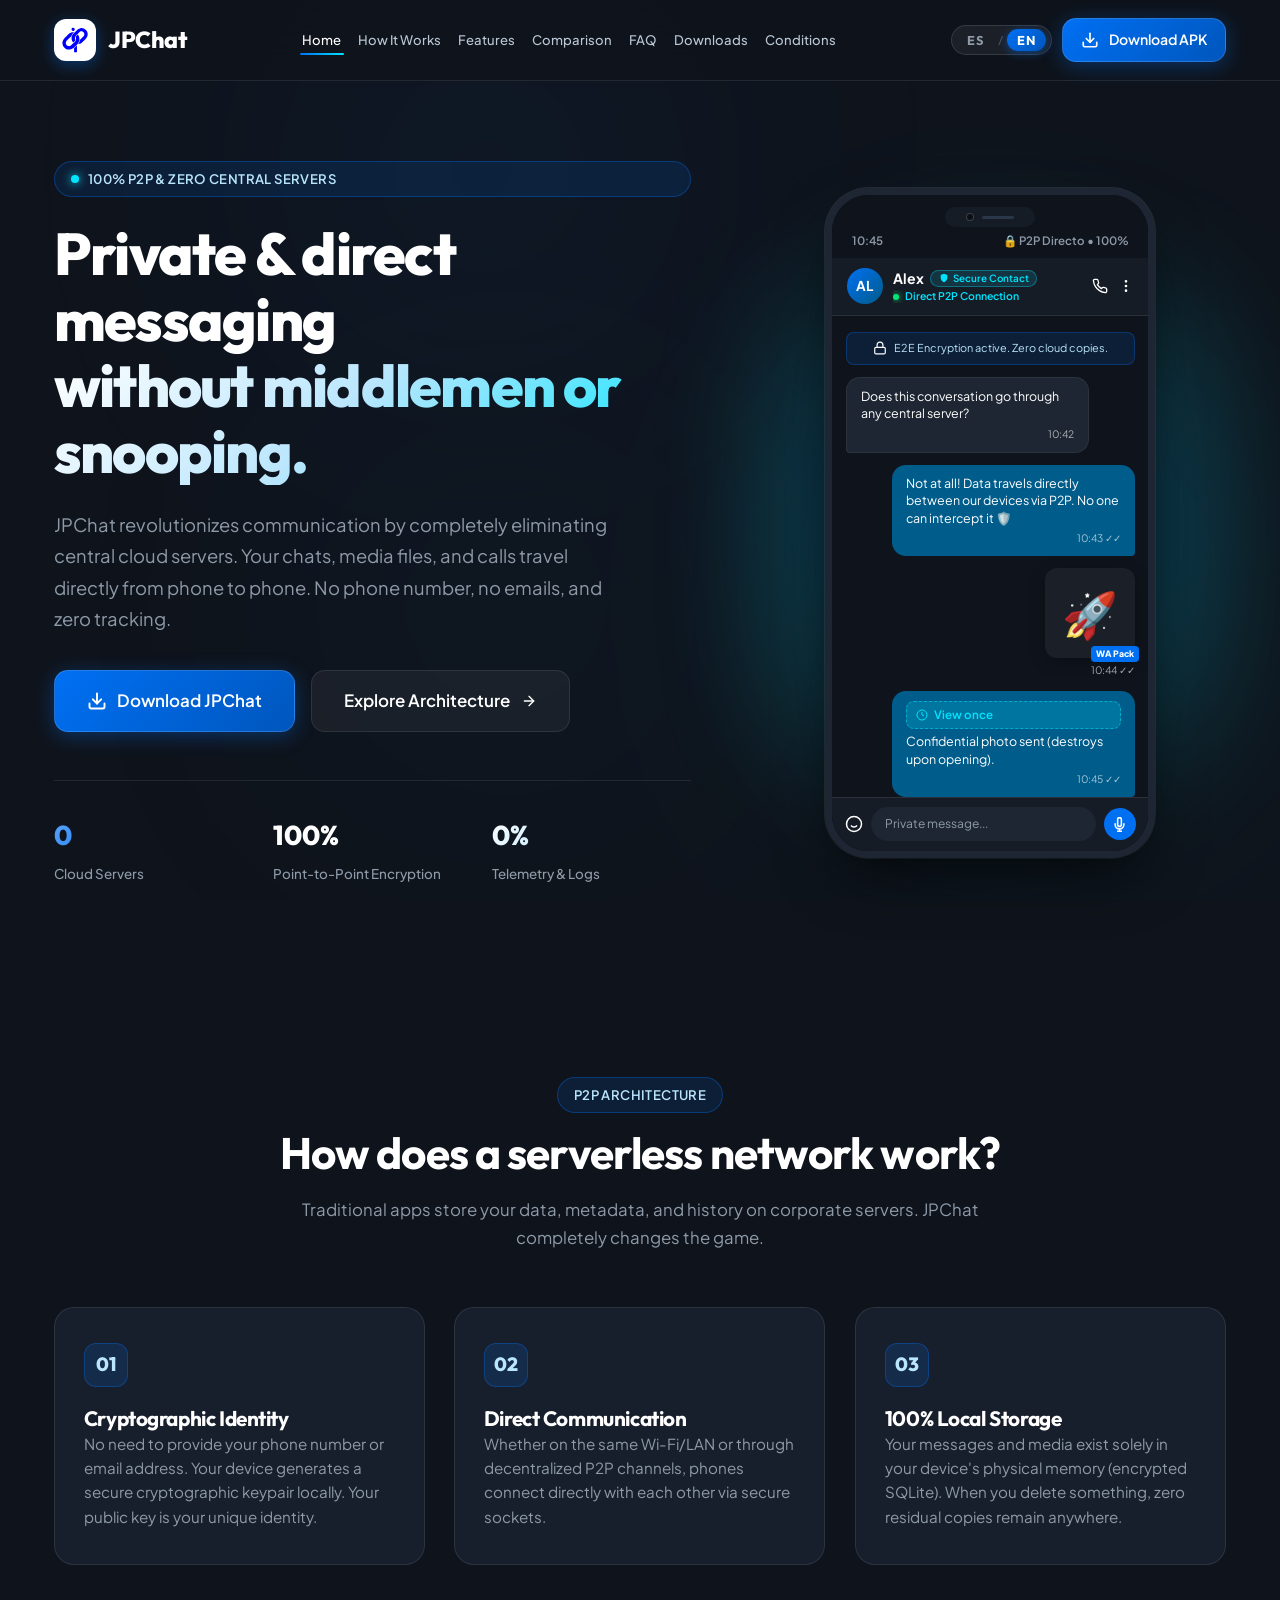
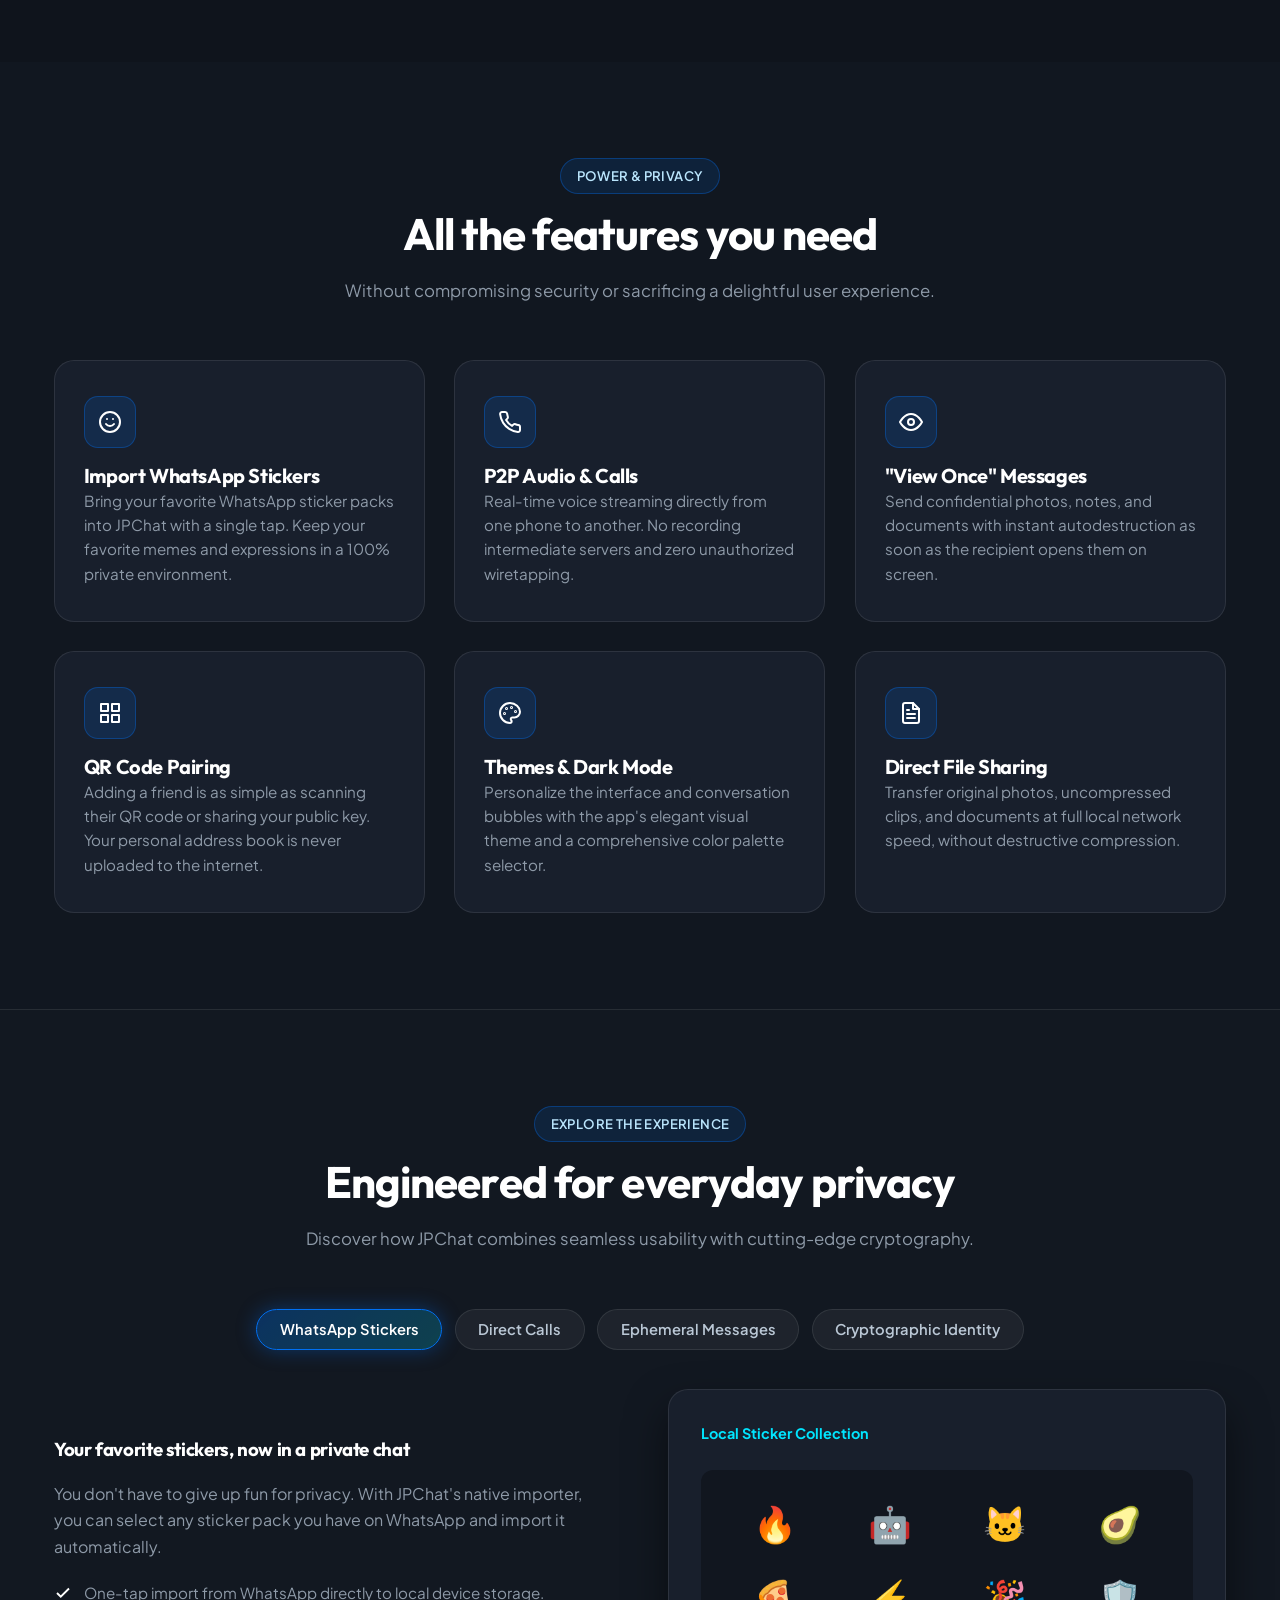
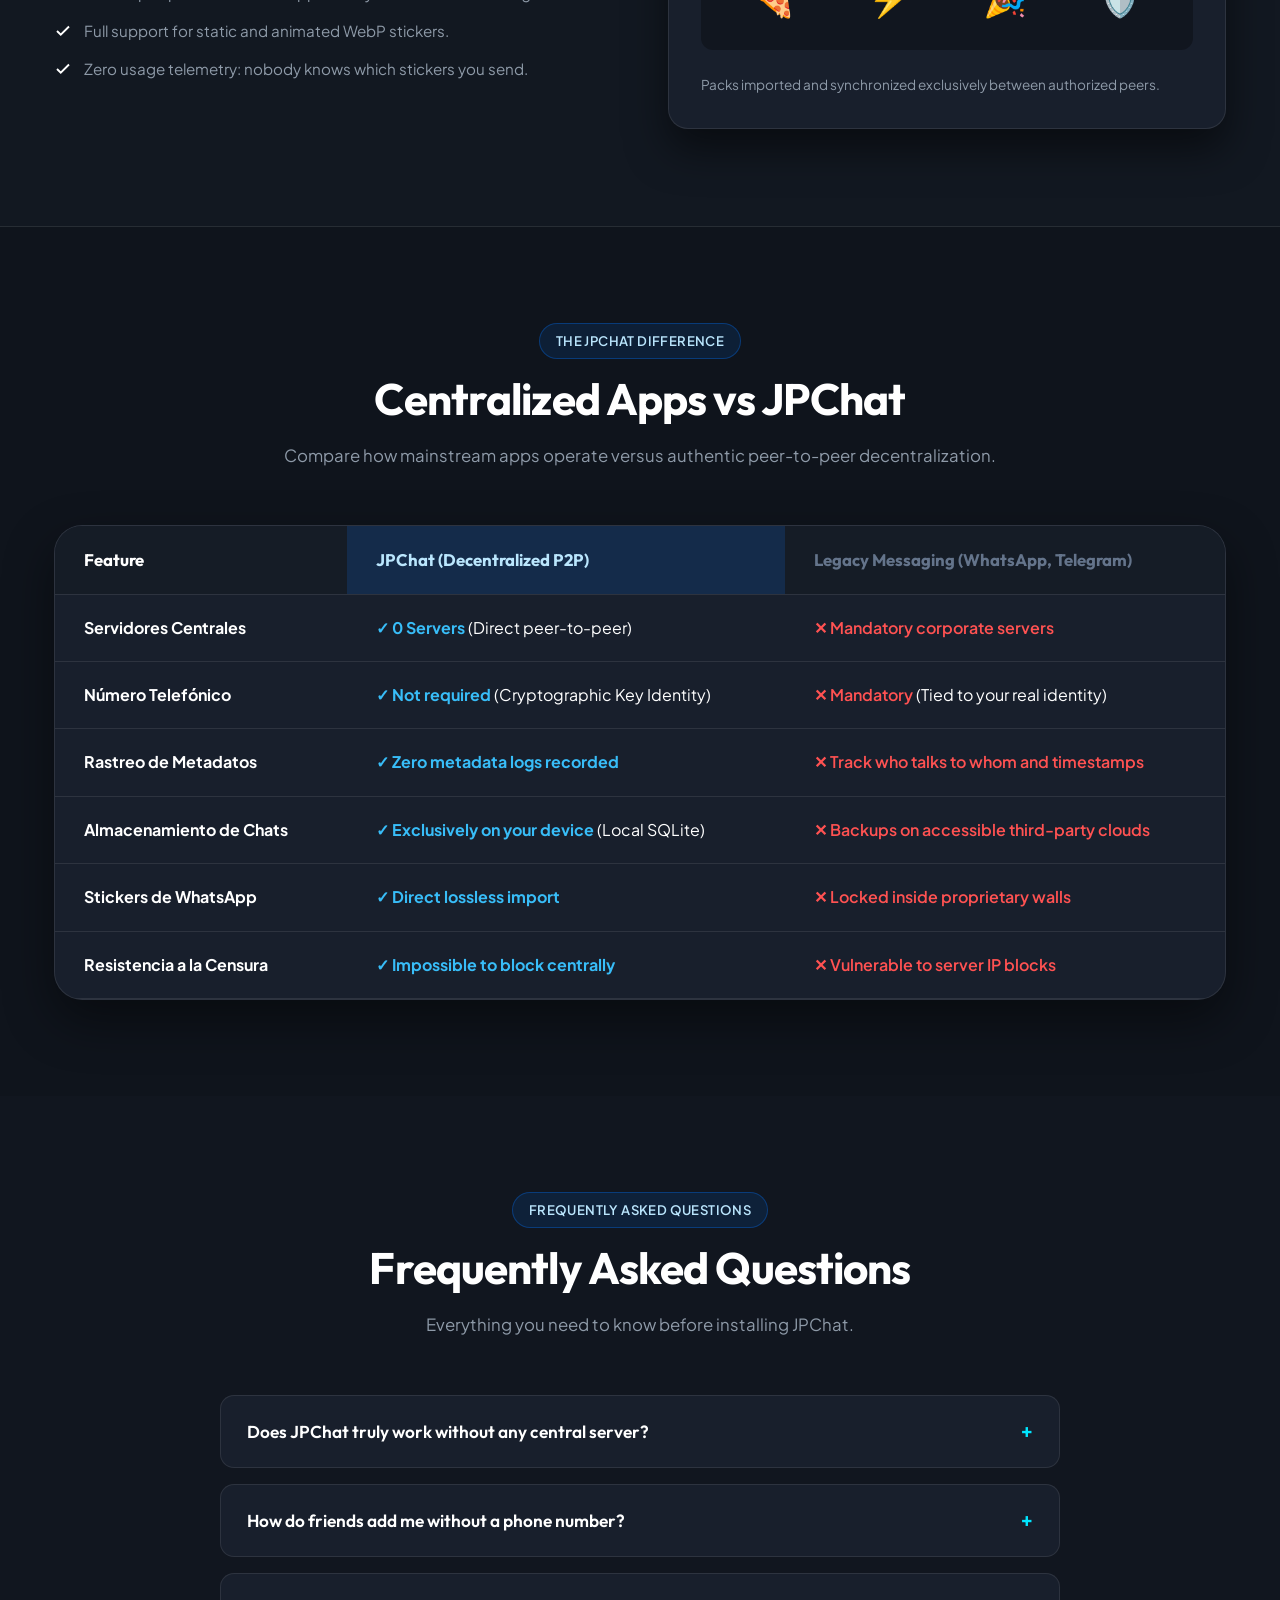
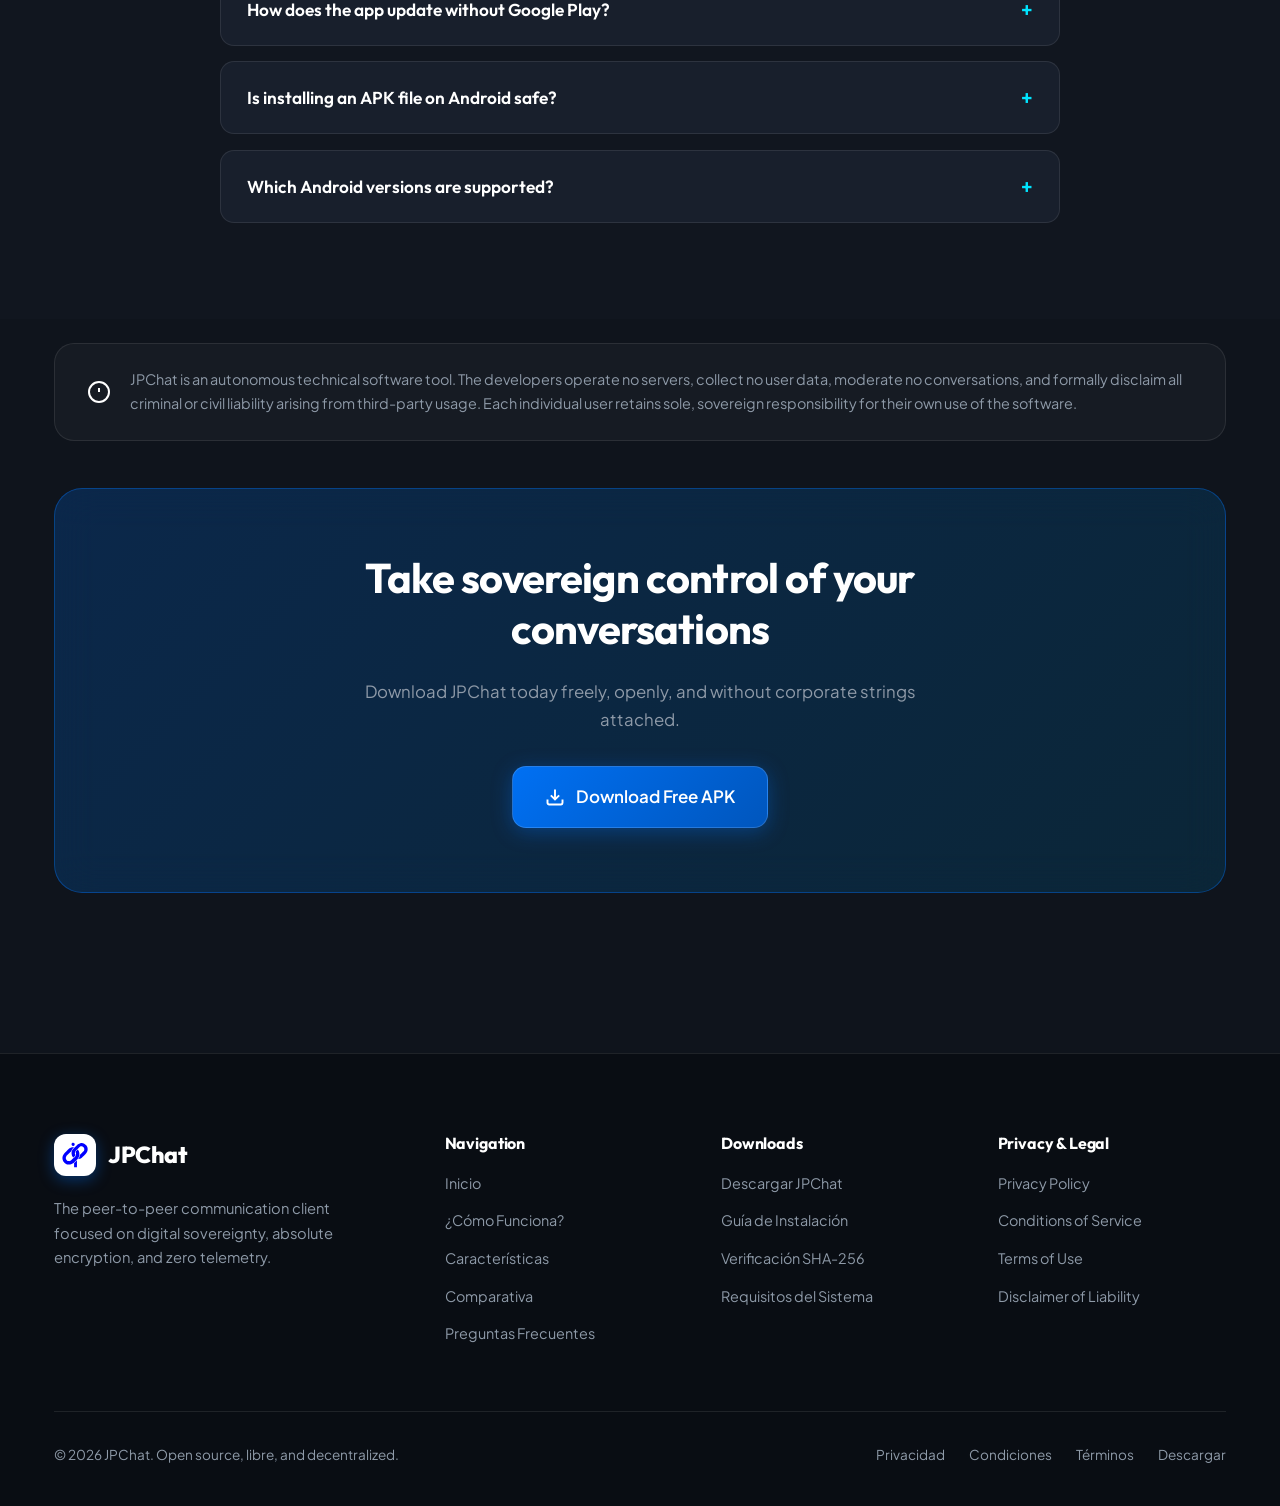
<file: index.html>
<!DOCTYPE html>
<html lang="es">
<head>
  <meta charset="UTF-8">
  <meta name="viewport" content="width=device-width, initial-scale=1.0">
  <title>JPChat | Mensajería P2P 100% Descentralizada y Privada</title>
  <meta name="description" content="JPChat es la aplicación de mensajería peer-to-peer (P2P) sin servidores centrales. Cifrado de extremo a extremo, llamadas directas, stickers de WhatsApp y máxima privacidad sin número de teléfono.">
  <meta name="theme-color" content="#0F141C">
  <link rel="stylesheet" href="styles.css?v=3.1">
  <link rel="icon" type="image/svg+xml" href="logo.svg">
  <noscript>
    <style>
      .reveal, .reveal-scale, .reveal-left, .reveal-right {
        opacity: 1 !important;
        transform: none !important;
        animation: none !important;
      }
    </style>
  </noscript>
</head>
<body>

  <!-- Ambient Glowing Background Lights -->
  <div class="ambient-glow">
    <div class="glow-orb glow-orb-1"></div>
    <div class="glow-orb glow-orb-2"></div>
    <div class="glow-orb glow-orb-3"></div>
  </div>

  <!-- Main Navigation Header -->
  <header class="header">
    <div class="container nav-container">
      <a href="index.html" class="brand-logo" aria-label="JPChat Inicio">
        <div class="logo-badge">
          <img src="logo.svg" alt="JPChat Logo">
        </div>
        <span class="brand-name">JPChat</span>
      </a>

      <nav>
        <ul class="nav-menu">
          <li><a href="#inicio" class="nav-link active" data-i18n="nav.home">Inicio</a></li>
          <li><a href="#como-funciona" class="nav-link" data-i18n="nav.how_it_works">¿Cómo Funciona?</a></li>
          <li><a href="#caracteristicas" class="nav-link" data-i18n="nav.features">Funciones</a></li>
          <li><a href="#comparativa" class="nav-link" data-i18n="nav.comparison">Comparativa</a></li>
          <li><a href="#faq" class="nav-link" data-i18n="nav.faq">FAQ</a></li>
          <li><a href="descargas.html" class="nav-link" data-i18n="nav.downloads">Descargas</a></li>
          <li><a href="condiciones.html" class="nav-link" data-i18n="nav.conditions">Condiciones</a></li>
          <li class="mobile-lang-item">
            <div class="lang-switcher" role="group" aria-label="Idioma">
              <button type="button" class="lang-btn active" data-lang="es">ES</button>
              <span class="lang-divider">/</span>
              <button type="button" class="lang-btn" data-lang="en">EN</button>
            </div>
          </li>
        </ul>
      </nav>

      <div class="nav-actions">
        <div class="lang-switcher" role="group" aria-label="Selector de idioma">
          <button type="button" class="lang-btn active" data-lang="es">ES</button>
          <span class="lang-divider">/</span>
          <button type="button" class="lang-btn" data-lang="en">EN</button>
        </div>
        <a href="descargas.html" class="btn btn-primary" id="headerDownloadBtn">
          <svg width="18" height="18" viewBox="0 0 24 24" fill="none" stroke="#FFFFFF" stroke-width="2.2" stroke-linecap="round" stroke-linejoin="round">
            <path d="M21 15v4a2 2 0 0 1-2 2H5a2 2 0 0 1-2-2v-4"></path>
            <polyline points="7 10 12 15 17 10"></polyline>
            <line x1="12" y1="15" x2="12" y2="3"></line>
          </svg>
          <span data-i18n="nav.download_apk">Descargar APK</span>
        </a>
        <button class="mobile-toggle" aria-label="Abrir Menú" aria-expanded="false">&#9776;</button>
      </div>
    </div>
  </header>

  <!-- Hero Section -->
  <section class="hero-section" id="inicio">
    <div class="container hero-grid">
      
      <!-- Text & Value Proposition -->
      <div class="hero-content">
        <div class="badge-tag reveal delay-1">
          <span class="pulse-dot"></span>
          <span data-i18n="hero.badge">100% P2P & Cero Servidores Centrales</span>
        </div>

        <h1 class="hero-title reveal delay-2" data-i18n="hero.title">
          Mensajería privada y directa <br>
          <span class="text-gradient">sin intermediarios ni espías.</span>
        </h1>

        <p class="hero-description reveal delay-3" data-i18n="hero.description">
          JPChat revoluciona la comunicación eliminando por completo los servidores centrales en la nube. Tus chats, archivos multimedia y llamadas viajan directamente de teléfono a teléfono. Sin número telefónico, sin correos y sin rastreo.
        </p>

        <div class="hero-actions reveal delay-4">
          <a href="descargas.html" class="btn btn-primary btn-lg">
            <svg width="20" height="20" viewBox="0 0 24 24" fill="none" stroke="#FFFFFF" stroke-width="2.3" stroke-linecap="round" stroke-linejoin="round">
              <path d="M21 15v4a2 2 0 0 1-2 2H5a2 2 0 0 1-2-2v-4"></path>
              <polyline points="7 10 12 15 17 10"></polyline>
              <line x1="12" y1="15" x2="12" y2="3"></line>
            </svg>
            <span data-i18n="hero.btn_download">Descargar JPChat</span>
          </a>
          <a href="#como-funciona" class="btn btn-secondary btn-lg">
            <span data-i18n="hero.btn_architecture">Conoce la Arquitectura</span>
            <svg width="16" height="16" viewBox="0 0 24 24" fill="none" stroke="#FFFFFF" stroke-width="2" stroke-linecap="round" stroke-linejoin="round">
              <line x1="5" y1="12" x2="19" y2="12"></line>
              <polyline points="12 5 19 12 12 19"></polyline>
            </svg>
          </a>
        </div>

        <div class="hero-highlights reveal delay-5">
          <div class="highlight-item">
            <span class="highlight-value text-gradient-blue">0</span>
            <span class="highlight-label" data-i18n="hero.stat1_label">Servidores en la nube</span>
          </div>
          <div class="highlight-item">
            <span class="highlight-value">100%</span>
            <span class="highlight-label" data-i18n="hero.stat2_label">Cifrado punto a punto</span>
          </div>
          <div class="highlight-item">
            <span class="highlight-value text-gradient">0%</span>
            <span class="highlight-label" data-i18n="hero.stat3_label">Telemetría y registros</span>
          </div>
        </div>
      </div>

      <!-- CSS Smartphone UI Showcase Mockup -->
      <div class="phone-mockup-wrapper reveal-scale delay-2">
        <div class="phone-glow-bg"></div>
        <div class="phone-frame">
          <div class="phone-notch">
            <div class="phone-camera"></div>
            <div class="phone-speaker"></div>
          </div>

          <div class="phone-screen">
            <!-- Android Status Bar -->
            <div class="phone-status-bar">
              <span>10:45</span>
              <span>🔒 P2P Directo • 100%</span>
            </div>

            <!-- In-App Top Bar -->
            <div class="phone-app-bar">
              <div class="phone-peer-avatar">AL</div>
              <div class="phone-peer-info">
                <div class="phone-peer-name">
                  <span class="phone-peer-title">Alex</span>
                  <span class="phone-peer-tag">
                    <svg width="10" height="10" viewBox="0 0 24 24" fill="#00E5FF">
                      <path d="M12 2L4 5v6.09c0 5.05 3.41 9.76 8 10.91 4.59-1.15 8-5.86 8-10.91V5l-8-3z"></path>
                    </svg>
                    <span class="tag-desktop-text" data-i18n="mockup.tag_desktop">Contacto Seguro</span>
                    <span class="tag-mobile-text" data-i18n="mockup.tag_mobile">Seguro</span>
                  </span>
                </div>
                <div class="phone-p2p-badge">
                  <span class="phone-online-dot"></span>
                  <span class="badge-desktop-text" data-i18n="mockup.badge_desktop">Conexión P2P Directa</span>
                  <span class="badge-mobile-text" data-i18n="mockup.badge_mobile">P2P Directo</span>
                </div>
              </div>
              <div class="phone-app-actions">
                <svg width="16" height="16" viewBox="0 0 24 24" fill="none" stroke="#FFFFFF" stroke-width="2"><path d="M22 16.92v3a2 2 0 0 1-2.18 2 19.79 19.79 0 0 1-8.63-3.07 19.5 19.5 0 0 1-6-6 19.79 19.79 0 0 1-3.07-8.67A2 2 0 0 1 4.11 2h3a2 2 0 0 1 2 1.72 12.84 12.84 0 0 0 .7 2.81 2 2 0 0 1-.45 2.11L8.09 9.91a16 16 0 0 0 6 6l1.27-1.27a2 2 0 0 1 2.11-.45 12.84 12.84 0 0 0 2.81.7A2 2 0 0 1 22 16.92z"></path></svg>
                <svg width="16" height="16" viewBox="0 0 24 24" fill="none" stroke="#FFFFFF" stroke-width="2"><circle cx="12" cy="12" r="1"></circle><circle cx="12" cy="5" r="1"></circle><circle cx="12" cy="19" r="1"></circle></svg>
              </div>
            </div>

            <!-- Messages Stream -->
            <div class="phone-chat-body">
              <div class="chat-security-banner">
                <svg width="14" height="14" viewBox="0 0 24 24" fill="none" stroke="#FFFFFF" stroke-width="2"><rect x="3" y="11" width="18" height="11" rx="2" ry="2"></rect><path d="M7 11V7a5 5 0 0 1 10 0v4"></path></svg>
                <span data-i18n="mockup.security_banner">Cifrado E2E activo. Cero copias en la nube.</span>
              </div>

              <!-- Incoming Message (#1E2633) -->
              <div class="chat-bubble incoming">
                <span data-i18n="mockup.incoming_msg">¿Esta conversación pasa por algún servidor central?</span>
                <span class="chat-time">10:42</span>
              </div>

              <!-- Outgoing Message (#005C8A) -->
              <div class="chat-bubble outgoing">
                <span data-i18n="mockup.outgoing_msg">¡Para nada! Los datos viajan directo entre nuestros dispositivos vía P2P. Nadie puede interceptarlo 🛡️</span>
                <span class="chat-time">10:43 ✓✓</span>
              </div>

              <!-- WhatsApp Sticker Message -->
              <div class="chat-sticker-bubble">
                <div class="sticker-wrapper">
                  <span>🚀</span>
                  <span class="sticker-tag">WA Pack</span>
                </div>
                <span class="chat-time" style="margin-top: 4px;">10:44 ✓✓</span>
              </div>

              <!-- Ephemeral Message -->
              <div class="chat-bubble outgoing">
                <div class="ephemeral-badge">
                  <svg width="12" height="12" viewBox="0 0 24 24" fill="none" stroke="#00E5FF" stroke-width="2"><circle cx="12" cy="12" r="10"></circle><polyline points="12 6 12 12 16 14"></polyline></svg>
                  <span data-i18n="mockup.view_once_tag">Ver una sola vez</span>
                </div>
                <span data-i18n="mockup.view_once_msg">Foto confidencial enviada (se destruye al abrirse).</span>
                <span class="chat-time">10:45 ✓✓</span>
              </div>
            </div>

            <!-- Chat Bottom Input Bar -->
            <div class="phone-chat-input-bar">
              <svg width="18" height="18" viewBox="0 0 24 24" fill="none" stroke="#FFFFFF" stroke-width="2"><circle cx="12" cy="12" r="10"></circle><path d="M8 14s1.5 2 4 2 4-2 4-2"></path><line x1="9" y1="9" x2="9.01" y2="9"></line><line x1="15" y1="9" x2="15.01" y2="9"></line></svg>
              <div class="chat-input-fake" data-i18n="mockup.input_placeholder">Mensaje privado...</div>
              <div class="chat-mic-btn">
                <svg width="15" height="15" viewBox="0 0 24 24" fill="none" stroke="#FFFFFF" stroke-width="2.5"><path d="M12 1a3 3 0 0 0-3 3v8a3 3 0 0 0 6 0V4a3 3 0 0 0-3-3z"></path><path d="M19 10v2a7 7 0 0 1-14 0v-2"></path><line x1="12" y1="19" x2="12" y2="23"></line><line x1="8" y1="23" x2="16" y2="23"></line></svg>
              </div>
            </div>

          </div>
        </div>
      </div>

    </div>
  </section>

  <!-- How P2P Works Section -->
  <section class="section" id="como-funciona">
    <div class="container">
      <div class="section-header reveal">
        <span class="badge-tag section-tag" data-i18n="flow.tag">Arquitectura P2P</span>
        <h2 class="section-title" data-i18n="flow.title">¿Cómo funciona una red sin servidores?</h2>
        <p class="section-subtitle" data-i18n="flow.subtitle">Las aplicaciones tradicionales guardan tus datos, metadatos e historial en servidores de grandes corporaciones. JPChat cambia las reglas del juego.</p>
      </div>

      <div class="p2p-flow-grid">
        <div class="p2p-step-card reveal delay-1">
          <div class="card-step-num">01</div>
          <div class="p2p-step-content">
            <h3 class="p2p-step-title" data-i18n="flow.step1_title">Identidad Criptográfica</h3>
            <p class="p2p-step-desc" data-i18n="flow.step1_desc">
              No necesitas dar tu número telefónico ni tu correo electrónico. Tu dispositivo genera un par de claves criptográficas seguras. Tu clave pública es tu identidad única.
            </p>
          </div>
        </div>

        <div class="p2p-step-card reveal delay-2">
          <div class="card-step-num">02</div>
          <div class="p2p-step-content">
            <h3 class="p2p-step-title" data-i18n="flow.step2_title">Comunicación Directa</h3>
            <p class="p2p-step-desc" data-i18n="flow.step2_desc">
              Ya sea en una misma red Wi-Fi/LAN o a través de canales P2P descentralizados, los teléfonos se conectan directamente entre sí mediante sockets protegidos.
            </p>
          </div>
        </div>

        <div class="p2p-step-card reveal delay-3">
          <div class="card-step-num">03</div>
          <div class="p2p-step-content">
            <h3 class="p2p-step-title" data-i18n="flow.step3_title">Almacenamiento 100% Local</h3>
            <p class="p2p-step-desc" data-i18n="flow.step3_desc">
              Tus mensajes y multimedia solo existen en la memoria física de tu dispositivo (SQLite cifrado). Si tú borras algo, no queda ninguna copia residual en ningún servidor.
            </p>
          </div>
        </div>
      </div>
    </div>
  </section>

  <!-- Features Showcase Grid -->
  <section class="section" id="caracteristicas" style="background: rgba(22, 28, 38, 0.4);">
    <div class="container">
      <div class="section-header reveal">
        <span class="badge-tag section-tag" data-i18n="features.tag">Potencia y Privacidad</span>
        <h2 class="section-title" data-i18n="features.title">Todas las funciones que necesitas</h2>
        <p class="section-subtitle" data-i18n="features.subtitle">Sin comprometer tu seguridad ni sacrificar la experiencia de usuario.</p>
      </div>

      <div class="features-grid">
        
        <!-- Feature 1: Stickers de WhatsApp -->
        <div class="feature-box reveal delay-1">
          <div class="feature-icon-wrapper">
            <svg width="24" height="24" viewBox="0 0 24 24" fill="none" stroke="#FFFFFF" stroke-width="2" stroke-linecap="round" stroke-linejoin="round">
              <circle cx="12" cy="12" r="10"></circle>
              <path d="M8 14s1.5 2 4 2 4-2 4-2"></path>
              <line x1="9" y1="9" x2="9.01" y2="9"></line>
              <line x1="15" y1="9" x2="15.01" y2="9"></line>
            </svg>
          </div>
          <div class="feature-content">
            <h3 class="feature-title" data-i18n="features.f1_title">Importa Stickers de WhatsApp</h3>
            <p class="feature-desc" data-i18n="features.f1_desc">
              Trae tus paquetes de stickers favoritos de WhatsApp a JPChat con un solo clic. Conserva tus memes y expresiones preferidas en un entorno 100% privado.
            </p>
          </div>
        </div>

        <!-- Feature 2: Llamadas P2P -->
        <div class="feature-box reveal delay-2">
          <div class="feature-icon-wrapper">
            <svg width="24" height="24" viewBox="0 0 24 24" fill="none" stroke="#FFFFFF" stroke-width="2" stroke-linecap="round" stroke-linejoin="round">
              <path d="M22 16.92v3a2 2 0 0 1-2.18 2 19.79 19.79 0 0 1-8.63-3.07 19.5 19.5 0 0 1-6-6 19.79 19.79 0 0 1-3.07-8.67A2 2 0 0 1 4.11 2h3a2 2 0 0 1 2 1.72 12.84 12.84 0 0 0 .7 2.81 2 2 0 0 1-.45 2.11L8.09 9.91a16 16 0 0 0 6 6l1.27-1.27a2 2 0 0 1 2.11-.45 12.84 12.84 0 0 0 2.81.7A2 2 0 0 1 22 16.92z"></path>
            </svg>
          </div>
          <div class="feature-content">
            <h3 class="feature-title" data-i18n="features.f2_title">Llamadas y Audio P2P</h3>
            <p class="feature-desc" data-i18n="features.f2_desc">
              Voz en tiempo real transmitida de manera directa de un teléfono a otro. Sin servidores de grabación intermedia ni escuchas no autorizadas.
            </p>
          </div>
        </div>

        <!-- Feature 3: Mensajes Efímeros -->
        <div class="feature-box reveal delay-3">
          <div class="feature-icon-wrapper">
            <svg width="24" height="24" viewBox="0 0 24 24" fill="none" stroke="#FFFFFF" stroke-width="2" stroke-linecap="round" stroke-linejoin="round">
              <path d="M1 12s4-8 11-8 11 8 11 8-4 8-11 8-11-8-11-8z"></path>
              <circle cx="12" cy="12" r="3"></circle>
            </svg>
          </div>
          <div class="feature-content">
            <h3 class="feature-title" data-i18n="features.f3_title">Mensajes "Ver una sola vez"</h3>
            <p class="feature-desc" data-i18n="features.f3_desc">
              Envía imágenes, notas y documentos confidenciales con autodestrucción inmediata una vez que el destinatario los visualiza en su pantalla.
            </p>
          </div>
        </div>

        <!-- Feature 4: Identidad por Código QR -->
        <div class="feature-box reveal delay-1">
          <div class="feature-icon-wrapper">
            <svg width="24" height="24" viewBox="0 0 24 24" fill="none" stroke="#FFFFFF" stroke-width="2" stroke-linecap="round" stroke-linejoin="round">
              <rect x="3" y="3" width="7" height="7"></rect>
              <rect x="14" y="3" width="7" height="7"></rect>
              <rect x="14" y="14" width="7" height="7"></rect>
              <rect x="3" y="14" width="7" height="7"></rect>
            </svg>
          </div>
          <div class="feature-content">
            <h3 class="feature-title" data-i18n="features.f4_title">Emparejamiento por QR</h3>
            <p class="feature-desc" data-i18n="features.f4_desc">
              Añadir a un amigo es tan simple como escanear su código QR o compartir tu clave pública. Tu libreta de contactos personal jamás se sube a internet.
            </p>
          </div>
        </div>

        <!-- Feature 5: Personalización de Temas -->
        <div class="feature-box reveal delay-2">
          <div class="feature-icon-wrapper">
            <svg width="24" height="24" viewBox="0 0 24 24" fill="none" stroke="#FFFFFF" stroke-width="2" stroke-linecap="round" stroke-linejoin="round">
              <circle cx="13.5" cy="6.5" r=".5"></circle>
              <circle cx="17.5" cy="10.5" r=".5"></circle>
              <circle cx="8.5" cy="7.5" r=".5"></circle>
              <circle cx="6.5" cy="12.5" r=".5"></circle>
              <path d="M12 2C6.5 2 2 6.5 2 12s4.5 10 10 10c.926 0 1.648-.746 1.648-1.688 0-.437-.18-.835-.437-1.125-.29-.289-.438-.652-.438-1.125a1.64 1.64 0 0 1 1.668-1.668h1.996c3.051 0 5.563-2.512 5.563-5.563C22 6.5 17.5 2 12 2z"></path>
            </svg>
          </div>
          <div class="feature-content">
            <h3 class="feature-title" data-i18n="features.f5_title">Temas y Fondo Oscuro</h3>
            <p class="feature-desc" data-i18n="features.f5_desc">
              Personaliza la interfaz y las burbujas de conversación con el esquema visual elegante de la aplicación y un selector completo de colores.
            </p>
          </div>
        </div>

        <!-- Feature 6: Compartir sin censura -->
        <div class="feature-box reveal delay-3">
          <div class="feature-icon-wrapper">
            <svg width="24" height="24" viewBox="0 0 24 24" fill="none" stroke="#FFFFFF" stroke-width="2" stroke-linecap="round" stroke-linejoin="round">
              <path d="M14 2H6a2 2 0 0 0-2 2v16a2 2 0 0 0 2 2h12a2 2 0 0 0 2-2V8z"></path>
              <polyline points="14 2 14 8 20 8"></polyline>
              <line x1="16" y1="13" x2="8" y2="13"></line>
              <line x1="16" y1="17" x2="8" y2="17"></line>
              <polyline points="10 9 9 9 8 9"></polyline>
            </svg>
          </div>
          <div class="feature-content">
            <h3 class="feature-title" data-i18n="features.f6_title">Compartir Archivos Directo</h3>
            <p class="feature-desc" data-i18n="features.f6_desc">
              Transfiere fotos originales, videos recortados y documentos a la máxima velocidad de tu red local o conexión directa, sin compresión forzada destructiva.
            </p>
          </div>
        </div>

      </div>
    </div>
  </section>

  <!-- Interactive Tabs Showcase -->
  <section class="section tabs-section">
    <div class="container">
      <div class="section-header reveal">
        <span class="badge-tag section-tag" data-i18n="tabs.tag">Explora la Experiencia</span>
        <h2 class="section-title" data-i18n="tabs.title">Diseñado para la privacidad cotidiana</h2>
        <p class="section-subtitle" data-i18n="tabs.subtitle">Descubre cómo JPChat combina simplicidad con criptografía avanzada.</p>
      </div>

      <div class="tabs-nav reveal delay-1">
        <button class="tab-btn active" data-tab="tab-stickers" data-i18n="tabs.btn_stickers">Stickers de WhatsApp</button>
        <button class="tab-btn" data-tab="tab-llamadas" data-i18n="tabs.btn_calls">Llamadas Directas</button>
        <button class="tab-btn" data-tab="tab-efimero" data-i18n="tabs.btn_ephemeral">Mensajes Efímeros</button>
        <button class="tab-btn" data-tab="tab-identidad" data-i18n="tabs.btn_security">Identidad Criptográfica</button>
      </div>

      <!-- Tab 1: Stickers -->
      <div class="tab-pane active" id="tab-stickers">
        <div class="tab-info">
          <h3 data-i18n="tabs.t1_title">Tus stickers favoritos, ahora en un chat privado</h3>
          <p data-i18n="tabs.t1_desc">
            No tienes que renunciar a la diversión por elegir privacidad. Con el importador nativo de JPChat, puedes seleccionar cualquier paquete de stickers que tengas en WhatsApp e importarlo automáticamente.
          </p>
          <ul class="tab-bullets">
            <li>
              <svg width="18" height="18" viewBox="0 0 24 24" fill="none" stroke="#FFFFFF" stroke-width="2.5"><polyline points="20 6 9 17 4 12"></polyline></svg>
              <span data-i18n="tabs.t1_b1">Importación en 1 toque desde WhatsApp al almacenamiento local.</span>
            </li>
            <li>
              <svg width="18" height="18" viewBox="0 0 24 24" fill="none" stroke="#FFFFFF" stroke-width="2.5"><polyline points="20 6 9 17 4 12"></polyline></svg>
              <span data-i18n="tabs.t1_b2">Soporte para stickers estáticos y animados en formato WebP.</span>
            </li>
            <li>
              <svg width="18" height="18" viewBox="0 0 24 24" fill="none" stroke="#FFFFFF" stroke-width="2.5"><polyline points="20 6 9 17 4 12"></polyline></svg>
              <span data-i18n="tabs.t1_b3">Sin telemetría de uso: nadie sabe qué stickers envías.</span>
            </li>
          </ul>
        </div>
        <div class="tab-visual-card reveal-scale">
          <div style="font-weight: 700; color: #00E5FF; font-size: 0.9rem;" data-i18n="tabs.t1_preview_title">Colección de Stickers Local</div>
          <div class="tab-stickers-grid">
            <div>🔥</div>
            <div>🤖</div>
            <div>🐱</div>
            <div>🥑</div>
            <div>🍕</div>
            <div>⚡</div>
            <div>🎉</div>
            <div>🛡️</div>
          </div>
          <p style="font-size: 0.85rem; color: var(--text-secondary);" data-i18n="tabs.t1_preview_footer">Packs importados y sincronizados únicamente entre pares autorizados.</p>
        </div>
      </div>

      <!-- Tab 2: Llamadas -->
      <div class="tab-pane" id="tab-llamadas">
        <div class="tab-info">
          <h3 data-i18n="tabs.t2_title">Voz y llamadas directas sin pasar por servidores</h3>
          <p data-i18n="tabs.t2_desc">
            En las plataformas tradicionales, las llamadas se enrutan a través de servidores que analizan metadatos (duración, hora, participantes). En JPChat, el streaming de audio se realiza punto a punto.
          </p>
          <ul class="tab-bullets">
            <li>
              <svg width="18" height="18" viewBox="0 0 24 24" fill="none" stroke="#FFFFFF" stroke-width="2.5"><polyline points="20 6 9 17 4 12"></polyline></svg>
              <span data-i18n="tabs.t2_b1">Audio P2P de baja latencia en redes Wi-Fi y celulares.</span>
            </li>
            <li>
              <svg width="18" height="18" viewBox="0 0 24 24" fill="none" stroke="#FFFFFF" stroke-width="2.5"><polyline points="20 6 9 17 4 12"></polyline></svg>
              <span data-i18n="tabs.t2_b2">Cifrado continuo de flujo con claves de sesión efímeras.</span>
            </li>
            <li>
              <svg width="18" height="18" viewBox="0 0 24 24" fill="none" stroke="#FFFFFF" stroke-width="2.5"><polyline points="20 6 9 17 4 12"></polyline></svg>
              <span data-i18n="tabs.t2_b3">Cero registros de llamadas guardados en centros de datos.</span>
            </li>
          </ul>
        </div>
        <div class="tab-visual-card reveal-scale">
          <div style="display: flex; align-items: center; justify-content: space-between;">
            <div style="font-weight: 700; color: #FFFFFF;" data-i18n="tabs.t2_call_status">Llamada P2P en curso</div>
            <span style="font-size: 0.8rem; color: #00E676; font-weight: 600;" data-i18n="tabs.t2_call_metric">● Directo (14 ms)</span>
          </div>
          <div style="text-align: center; padding: 2rem 1rem;">
            <div style="width: 70px; height: 70px; border-radius: 50%; background: linear-gradient(135deg, #0070F3, #005C8A); margin: 0 auto 1rem; display: flex; align-items: center; justify-content: center; font-size: 1.8rem; color: #FFFFFF;">📞</div>
            <div style="font-weight: 700; font-size: 1.1rem; color: #FFFFFF;">Alex</div>
            <div style="color: var(--text-secondary); font-size: 0.85rem;" data-i18n="tabs.t2_call_sub">04:23 • Audio Cifrado</div>
          </div>
        </div>
      </div>

      <!-- Tab 3: Efímero -->
      <div class="tab-pane" id="tab-efimero">
        <div class="tab-info">
          <h3 data-i18n="tabs.t3_title">Mensajes efímeros que no dejan rastro</h3>
          <p data-i18n="tabs.t3_desc">
            Cuando compartes información delicada, quieres estar seguro de que no permanecerá archivada para siempre. La función "Ver una sola vez" elimina el contenido de inmediato tras su apertura.
          </p>
          <ul class="tab-bullets">
            <li>
              <svg width="18" height="18" viewBox="0 0 24 24" fill="none" stroke="#FFFFFF" stroke-width="2.5"><polyline points="20 6 9 17 4 12"></polyline></svg>
              <span data-i18n="tabs.t3_b1">Autodestrucción automática tras la primera lectura.</span>
            </li>
            <li>
              <svg width="18" height="18" viewBox="0 0 24 24" fill="none" stroke="#FFFFFF" stroke-width="2.5"><polyline points="20 6 9 17 4 12"></polyline></svg>
              <span data-i18n="tabs.t3_b2">Protección contra capturas y almacenamiento en galería.</span>
            </li>
            <li>
              <svg width="18" height="18" viewBox="0 0 24 24" fill="none" stroke="#FFFFFF" stroke-width="2.5"><polyline points="20 6 9 17 4 12"></polyline></svg>
              <span data-i18n="tabs.t3_b3">El remitente recibe confirmación de destrucción instantánea.</span>
            </li>
          </ul>
        </div>
        <div class="tab-visual-card reveal-scale">
          <div style="background: rgba(0, 112, 243, 0.12); border: 1px dashed rgba(0, 112, 243, 0.45); padding: 1.5rem; border-radius: 12px; text-align: center;">
            <div style="font-size: 2rem; margin-bottom: 0.5rem;">👁️</div>
            <div style="font-weight: 700; color: #00E5FF;" data-i18n="tabs.t3_box_title">Contenido de Vista Única</div>
            <p style="font-size: 0.85rem; color: var(--text-secondary); margin-top: 0.5rem;" data-i18n="tabs.t3_box_desc">
              "El mensaje ha sido visualizado y eliminado permanentemente de la memoria del teléfono."
            </p>
          </div>
        </div>
      </div>

      <!-- Tab 4: Identidad -->
      <div class="tab-pane" id="tab-identidad">
        <div class="tab-info">
          <h3 data-i18n="tabs.t4_title">Tu identidad pertenece solo a tu dispositivo</h3>
          <p data-i18n="tabs.t4_desc">
            Sin empresas intermediarias recolectando tu número de celular, sin vinculación a tu agenda ni a tus cuentas de redes sociales. Tu identidad es una clave criptográfica matemática.
          </p>
          <ul class="tab-bullets">
            <li>
              <svg width="18" height="18" viewBox="0 0 24 24" fill="none" stroke="#FFFFFF" stroke-width="2.5"><polyline points="20 6 9 17 4 12"></polyline></svg>
              <span data-i18n="tabs.t4_b1">Generación de claves locales mediante curvas elípticas (ECDH).</span>
            </li>
            <li>
              <svg width="18" height="18" viewBox="0 0 24 24" fill="none" stroke="#FFFFFF" stroke-width="2.5"><polyline points="20 6 9 17 4 12"></polyline></svg>
              <span data-i18n="tabs.t4_b2">Comparte tu QR en persona o envía tu clave pública de forma segura.</span>
            </li>
            <li>
              <svg width="18" height="18" viewBox="0 0 24 24" fill="none" stroke="#FFFFFF" stroke-width="2.5"><polyline points="20 6 9 17 4 12"></polyline></svg>
              <span data-i18n="tabs.t4_b3">Protección total contra secuestro de SIM (SIM-swapping).</span>
            </li>
          </ul>
        </div>
        <div class="tab-visual-card reveal-scale">
          <div style="display: flex; flex-direction: column; align-items: center; gap: 1rem; padding: 1rem;">
            <div style="width: 140px; height: 140px; background: #FFFFFF; border-radius: 12px; padding: 8px; display: flex; align-items: center; justify-content: center;">
              <svg width="100%" height="100%" viewBox="0 0 24 24" fill="#000000">
                <path d="M2 2h8v8H2zM4 4v4h4V4zm10-2h8v8h-8zM16 4v4h4V4zM2 14h8v8H2zm2 2v4h4v-4zm14-2h4v4h-4zm-4 4h4v4h-4zm4 0h2v2h-2zm-6-4h2v2h-2zm0 4h2v2h-2zm-4-4h2v2h-2zm0-4h2v2h-2zm4 0h2v2h-2z"/>
              </svg>
            </div>
            <div style="font-family: var(--font-mono); font-size: 0.72rem; color: #00E5FF; background: rgba(0,0,0,0.5); padding: 0.4rem 0.8rem; border-radius: 6px;">
              pubkey:04a9b2...8f3c
            </div>
          </div>
        </div>
      </div>

    </div>
  </section>

  <!-- Comparison Table Section -->
  <section class="section" id="comparativa">
    <div class="container">
      <div class="section-header reveal">
        <span class="badge-tag section-tag" data-i18n="comp.tag">La Diferencia JPChat</span>
        <h2 class="section-title" data-i18n="comp.title">Apps Centralizadas vs JPChat</h2>
        <p class="section-subtitle" data-i18n="comp.subtitle">Compara la arquitectura de las apps populares frente a la verdadera descentralización.</p>
      </div>

      <div class="mobile-scroll-hint" data-i18n="comp.scroll_hint">Desliza horizontalmente para ver la tabla completa →</div>
      <div class="comparison-container reveal-scale delay-2">
        <table class="comparison-table">
          <thead>
            <tr>
              <th data-i18n="comp.col_feature">Característica</th>
              <th data-i18n="comp.col_jpchat">JPChat (P2P Descentralizado)</th>
              <th data-i18n="comp.col_traditional">Mensajería Tradicional (WhatsApp, Telegram)</th>
            </tr>
          </thead>
          <tbody>
            <tr>
              <td><strong>Servidores Centrales</strong></td>
              <td data-i18n="comp.r1_jp"><span class="status-icon-good">✓ 0 Servidores</span> (Directo entre dispositivos)</td>
              <td data-i18n="comp.r1_tr"><span class="status-icon-bad">✕ Servidores corporativos obligatorios</span></td>
            </tr>
            <tr>
              <td><strong>Número Telefónico</strong></td>
              <td data-i18n="comp.r2_jp"><span class="status-icon-good">✓ No requerido</span> (Identidad por Clave Criptográfica)</td>
              <td data-i18n="comp.r2_tr"><span class="status-icon-bad">✕ Obligatorio</span> (Vinculado a tu identidad real)</td>
            </tr>
            <tr>
              <td><strong>Rastreo de Metadatos</strong></td>
              <td data-i18n="comp.r3_jp"><span class="status-icon-good">✓ Cero metadatos guardados</span></td>
              <td data-i18n="comp.r3_tr"><span class="status-icon-bad">✕ Registran quién habla con quién y a qué hora</span></td>
            </tr>
            <tr>
              <td><strong>Almacenamiento de Chats</strong></td>
              <td data-i18n="comp.r4_jp"><span class="status-icon-good">✓ Exclusivamente en tu móvil</span> (SQLite local)</td>
              <td data-i18n="comp.r4_tr"><span class="status-icon-bad">✕ Copias de seguridad en nubes accesibles</span></td>
            </tr>
            <tr>
              <td><strong>Stickers de WhatsApp</strong></td>
              <td data-i18n="comp.r5_jp"><span class="status-icon-good">✓ Importación directa sin pérdidas</span></td>
              <td data-i18n="comp.r5_tr"><span class="status-icon-bad">✕ Bloqueados dentro de su ecosistema</span></td>
            </tr>
            <tr>
              <td><strong>Resistencia a la Censura</strong></td>
              <td data-i18n="comp.r6_jp"><span class="status-icon-good">✓ Imposible de bloquear centralizadamente</span></td>
              <td data-i18n="comp.r6_tr"><span class="status-icon-bad">✕ Vulnerable a bloqueos por IP de servidor</span></td>
            </tr>
          </tbody>
        </table>
      </div>
    </div>
  </section>

  <!-- FAQ Section -->
  <section class="section" id="faq" style="background: rgba(22, 28, 38, 0.35);">
    <div class="container">
      <div class="section-header reveal">
        <span class="badge-tag section-tag" data-i18n="faq.tag">Dudas Frecuentes</span>
        <h2 class="section-title" data-i18n="faq.title">Preguntas Frecuentes</h2>
        <p class="section-subtitle" data-i18n="faq.subtitle">Todo lo que necesitas saber antes de instalar JPChat.</p>
      </div>

      <div class="faq-grid">
        <div class="faq-item reveal delay-1">
          <button class="faq-question">
            <span data-i18n="faq.q1">¿JPChat funciona realmente sin ningún servidor?</span>
            <span class="faq-icon">+</span>
          </button>
          <div class="faq-answer">
            <p data-i18n="faq.a1">
              Sí. JPChat fue concebida desde su núcleo como una arquitectura Peer-to-Peer (P2P). Los mensajes se transfieren directamente a través de sockets en red local (LAN Wi-Fi) o con señalización efímera directa sin retención de datos en ningún servidor central.
            </p>
          </div>
        </div>

        <div class="faq-item reveal delay-2">
          <button class="faq-question">
            <span data-i18n="faq.q2">¿Cómo me agregan mis amigos si no tengo número de teléfono?</span>
            <span class="faq-icon">+</span>
          </button>
          <div class="faq-answer">
            <p data-i18n="faq.a2">
              Al instalar la aplicación se genera una clave pública única y un código QR personal. Tus contactos pueden escanear tu QR con su cámara o tú puedes compartirles tu clave pública como texto. Nadie ajeno a ustedes tiene registro de su relación de contacto.
            </p>
          </div>
        </div>

        <div class="faq-item reveal delay-3">
          <button class="faq-question">
            <span data-i18n="faq.q3">¿Cómo se actualiza la aplicación si no está en Google Play?</span>
            <span class="faq-icon">+</span>
          </button>
          <div class="faq-answer">
            <p data-i18n="faq.a3">
              Puedes descargar JPChat directamente desde nuestra sección de descargas en GitHub Pages. Además, JPChat soporta actualizaciones entre pares (P2P): si estás conectado por red local con un amigo que tiene una versión más nueva, ¡puedes actualizar directamente desde su dispositivo!
            </p>
          </div>
        </div>

        <div class="faq-item reveal delay-4">
          <button class="faq-question">
            <span data-i18n="faq.q4">¿Es seguro instalar un archivo APK en Android?</span>
            <span class="faq-icon">+</span>
          </button>
          <div class="faq-answer">
            <p data-i18n="faq.a4">
              Totalmente. El archivo APK es el formato oficial de instalación de Android. Proporcionamos el hash de verificación SHA-256 para que puedas comprobar que el instalador es auténtico y no ha sido alterado por terceros.
            </p>
          </div>
        </div>

        <div class="faq-item reveal delay-5">
          <button class="faq-question">
            <span data-i18n="faq.q5">¿Qué versiones de Android son compatibles?</span>
            <span class="faq-icon">+</span>
          </button>
          <div class="faq-answer">
            <p data-i18n="faq.a5">
              JPChat es compatible con dispositivos que ejecuten Android 7.0 (API nivel 24) o cualquier versión superior hasta Android 14 y 15.
            </p>
          </div>
        </div>
      </div>
    </div>
  </section>

  <!-- Legal Responsibility Notice Banner -->
  <section class="section" style="padding-top: 1.5rem; padding-bottom: 1.5rem;">
    <div class="container reveal">
      <div class="responsibility-banner">
        <svg width="24" height="24" viewBox="0 0 24 24" fill="none" stroke="#FFFFFF" stroke-width="2" style="flex-shrink: 0;">
          <circle cx="12" cy="12" r="10"></circle>
          <line x1="12" y1="8" x2="12" y2="12"></line>
          <line x1="12" y1="16" x2="12.01" y2="16"></line>
        </svg>
        <div>
          <span data-i18n="resp.text"><strong style="color: #FFFFFF;">Aviso de Responsabilidad:</strong> JPChat es una herramienta técnica de software libre y descentralizado. Los desarrolladores no administran servidores, no moderan contenido y se deslindan en su totalidad de cualquier uso indebido o ilegal que cualquier usuario decida darle a la aplicación. Cada individuo es único y soberano responsable de su uso.</span>
        </div>
      </div>
    </div>
  </section>

  <!-- Bottom CTA Banner -->
  <section class="section" style="padding-top: 1.5rem;">
    <div class="container">
      <div class="cta-banner-card reveal-scale">
        <h2 style="font-size: clamp(1.9rem, 3.5vw, 2.6rem); max-width: 700px; color: #FFFFFF;" data-i18n="cta.title">
          Toma el control absoluto de tus conversaciones
        </h2>
        <p style="max-width: 580px; color: var(--text-secondary); font-size: 1.05rem;" data-i18n="cta.subtitle">
          Descarga JPChat hoy mismo de forma libre, gratuita y sin ataduras corporativas.
        </p>
        <a href="descargas.html" class="btn btn-primary btn-lg" style="margin-top: 0.5rem;">
          <svg width="20" height="20" viewBox="0 0 24 24" fill="none" stroke="#FFFFFF" stroke-width="2.3"><path d="M21 15v4a2 2 0 0 1-2 2H5a2 2 0 0 1-2-2v-4"></path><polyline points="7 10 12 15 17 10"></polyline><line x1="12" y1="15" x2="12" y2="3"></line></svg>
          <span data-i18n="cta.btn">Descargar APK Gratuito</span>
        </a>
      </div>
    </div>
  </section>

  <!-- Footer -->
  <footer class="footer">
    <div class="container">
      <div class="footer-grid">
        
        <div class="footer-brand">
          <div class="brand-logo">
            <div class="logo-badge">
              <img src="logo.svg" alt="JPChat Logo">
            </div>
            <span class="brand-name">JPChat</span>
          </div>
          <p class="footer-desc" data-i18n="footer.brand_desc">
            La plataforma de comunicación entre pares enfocada en la soberanía digital, el cifrado absoluto y la cero telemetría.
          </p>
        </div>

        <div class="footer-col">
          <h4 class="footer-col-title" data-i18n="footer.nav_title">Navegación</h4>
          <ul class="footer-links">
            <li><a href="#inicio">Inicio</a></li>
            <li><a href="#como-funciona">¿Cómo Funciona?</a></li>
            <li><a href="#caracteristicas">Características</a></li>
            <li><a href="#comparativa">Comparativa</a></li>
            <li><a href="#faq">Preguntas Frecuentes</a></li>
          </ul>
        </div>

        <div class="footer-col">
          <h4 class="footer-col-title" data-i18n="footer.downloads_title">Descargas</h4>
          <ul class="footer-links">
            <li><a href="descargas.html">Descargar JPChat</a></li>
            <li><a href="descargas.html#guia">Guía de Instalación</a></li>
            <li><a href="descargas.html#hash">Verificación SHA-256</a></li>
            <li><a href="descargas.html#requisitos">Requisitos del Sistema</a></li>
          </ul>
        </div>

        <div class="footer-col">
          <h4 class="footer-col-title" data-i18n="footer.legal_title">Privacidad & Legal</h4>
          <ul class="footer-links">
            <li><a href="privacidad.html" data-i18n="footer.privacy_link">Política de Privacidad</a></li>
            <li><a href="condiciones.html" data-i18n="footer.conditions_link">Condiciones del Servicio</a></li>
            <li><a href="terminos.html" data-i18n="footer.terms_link">Términos de Uso</a></li>
            <li><a href="condiciones.html#deslinde-legal" data-i18n="footer.disclaimer_link">Deslinde de Responsabilidad</a></li>
          </ul>
        </div>

      </div>

      <div class="footer-bottom">
        <div data-i18n="footer.copyright">© 2026 JPChat. Código abierto, libre y descentralizado.</div>
        <div style="display: flex; gap: 1.5rem;">
          <a href="privacidad.html">Privacidad</a>
          <a href="condiciones.html">Condiciones</a>
          <a href="terminos.html">Términos</a>
          <a href="descargas.html">Descargar</a>
        </div>
      </div>
    </div>
  </footer>

  <script src="translations.js?v=1.0"></script>
  <script src="main.js?v=3.0"></script>
</body>
</html>
</file>
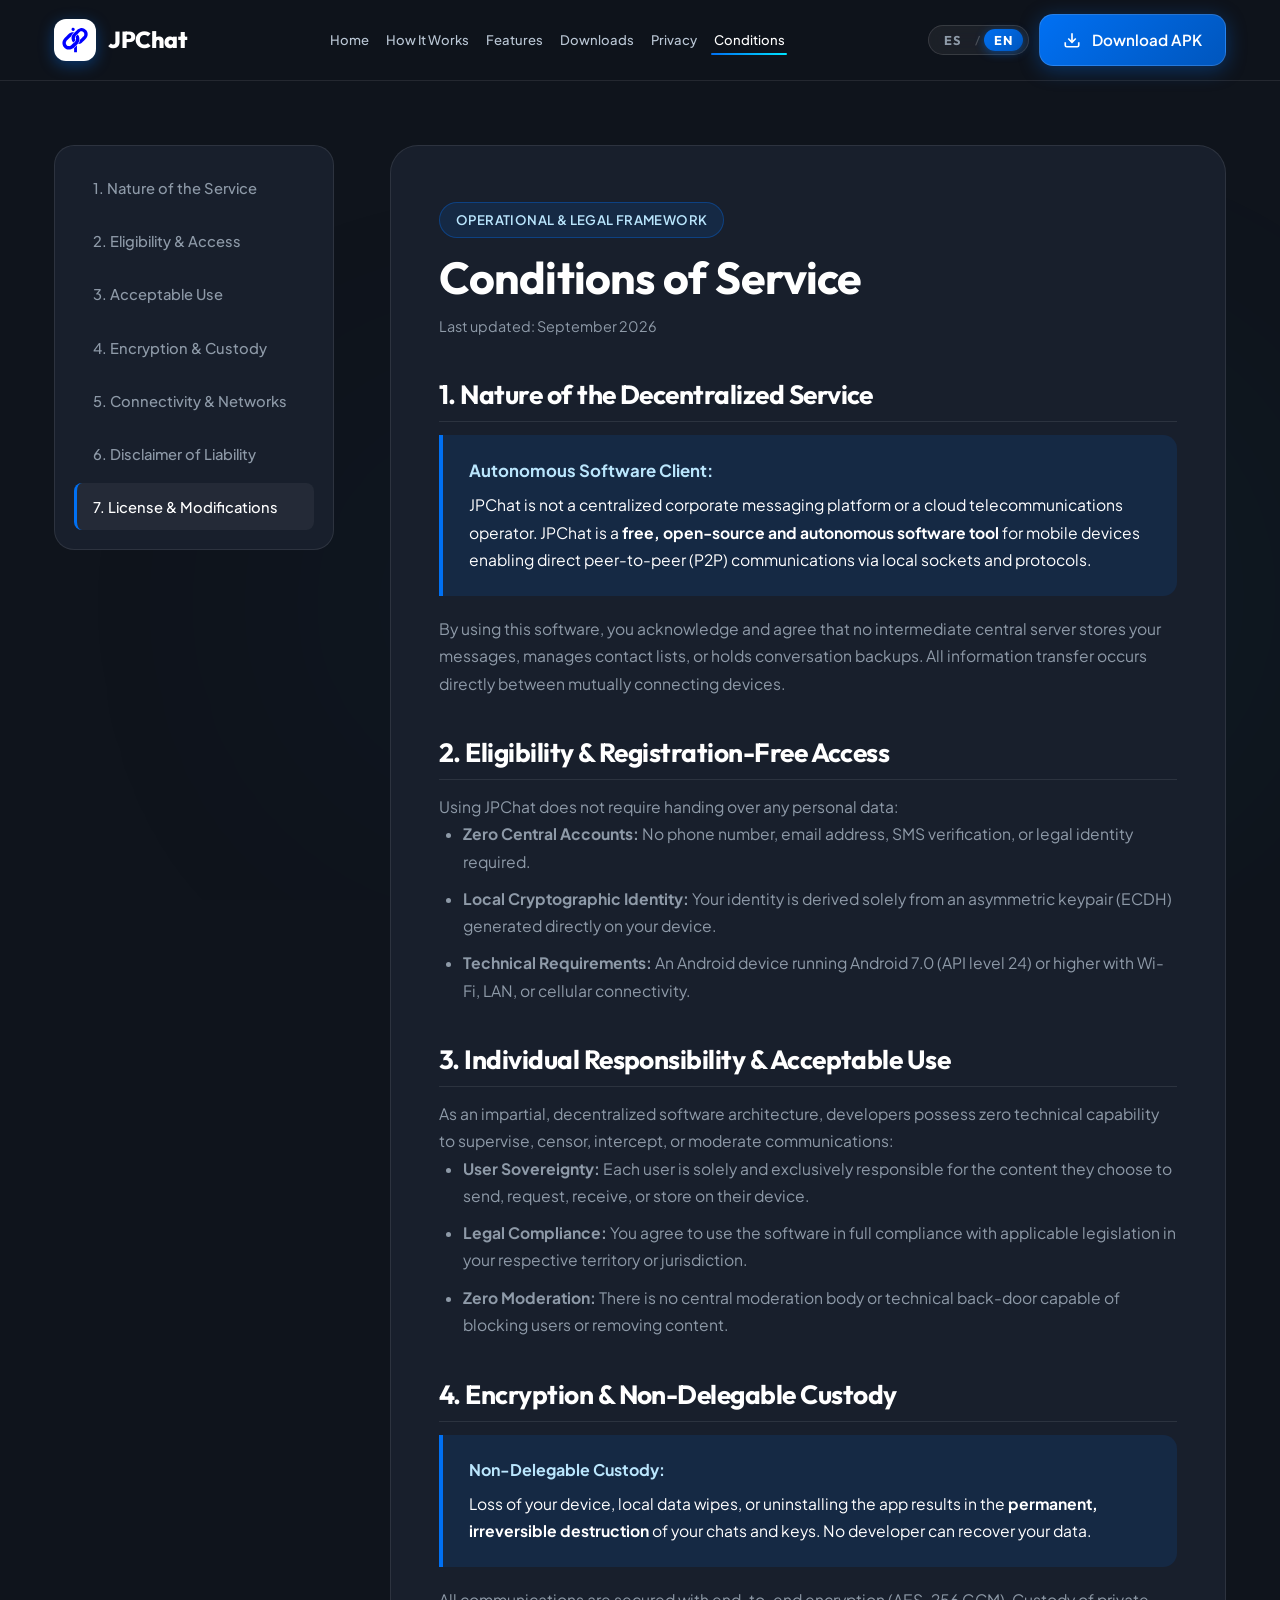
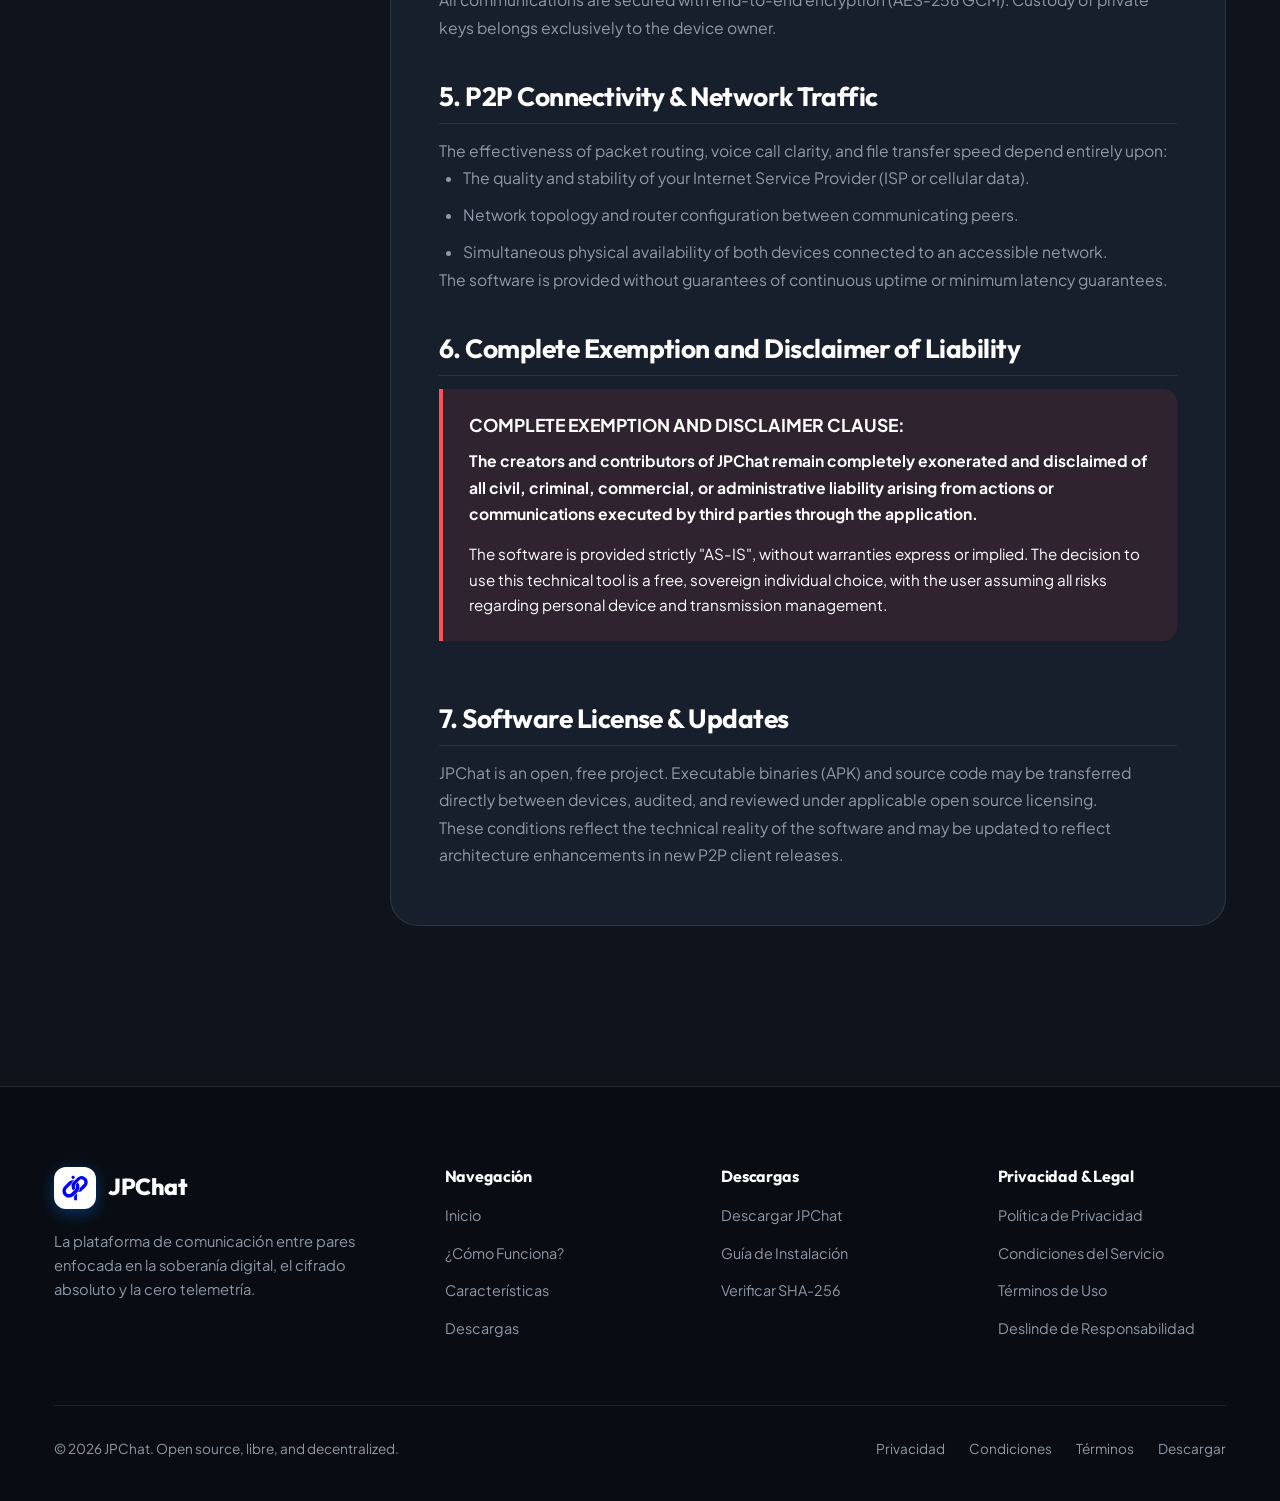
<file: condiciones.html>
<!DOCTYPE html>
<html lang="es">
<head>
  <meta charset="UTF-8">
  <meta name="viewport" content="width=device-width, initial-scale=1.0">
  <title>Condiciones del Servicio | JPChat Oficial</title>
  <meta name="description" content="Condiciones del Servicio de JPChat: Marco legal y operativo del cliente de mensajería peer-to-peer (P2P). Soberanía del usuario, exención de garantías y deslinde de responsabilidad.">
  <meta name="theme-color" content="#0F141C">
  <link rel="stylesheet" href="styles.css?v=3.1">
  <link rel="icon" type="image/svg+xml" href="logo.svg">
  <noscript>
    <style>
      .reveal, .reveal-scale, .reveal-left, .reveal-right {
        opacity: 1 !important;
        transform: none !important;
        animation: none !important;
      }
    </style>
  </noscript>
</head>
<body>

  <div class="ambient-glow">
    <div class="glow-orb glow-orb-2"></div>
    <div class="glow-orb glow-orb-3"></div>
  </div>

  <!-- Header -->
  <header class="header">
    <div class="container nav-container">
      <a href="index.html" class="brand-logo" aria-label="JPChat Inicio">
        <div class="logo-badge">
          <img src="logo.svg" alt="JPChat Logo">
        </div>
        <span class="brand-name">JPChat</span>
      </a>

      <nav>
        <ul class="nav-menu">
          <li><a href="index.html" class="nav-link" data-i18n="nav.home">Inicio</a></li>
          <li><a href="index.html#como-funciona" class="nav-link" data-i18n="nav.how_it_works">¿Cómo Funciona?</a></li>
          <li><a href="index.html#caracteristicas" class="nav-link" data-i18n="nav.features">Características</a></li>
          <li><a href="descargas.html" class="nav-link" data-i18n="nav.downloads">Descargas</a></li>
          <li><a href="privacidad.html" class="nav-link" data-i18n="nav.privacy">Privacidad</a></li>
          <li><a href="condiciones.html" class="nav-link active" data-i18n="nav.conditions">Condiciones</a></li>
          <li class="mobile-lang-item">
            <div class="lang-switcher" role="group" aria-label="Idioma">
              <button type="button" class="lang-btn active" data-lang="es">ES</button>
              <span class="lang-divider">/</span>
              <button type="button" class="lang-btn" data-lang="en">EN</button>
            </div>
          </li>
        </ul>
      </nav>

      <div class="nav-actions">
        <div class="lang-switcher" role="group" aria-label="Selector de idioma">
          <button type="button" class="lang-btn active" data-lang="es">ES</button>
          <span class="lang-divider">/</span>
          <button type="button" class="lang-btn" data-lang="en">EN</button>
        </div>
        <a href="descargas.html" class="btn btn-primary">
          <svg width="18" height="18" viewBox="0 0 24 24" fill="none" stroke="#FFFFFF" stroke-width="2.2">
            <path d="M21 15v4a2 2 0 0 1-2 2H5a2 2 0 0 1-2-2v-4"></path>
            <polyline points="7 10 12 15 17 10"></polyline>
            <line x1="12" y1="15" x2="12" y2="3"></line>
          </svg>
          <span data-i18n="nav.download_apk">Descargar APK</span>
        </a>
        <button class="mobile-toggle" aria-label="Abrir Menú" aria-expanded="false">&#9776;</button>
      </div>
    </div>
  </header>

  <!-- Legal Content -->
  <main class="container">
    <div class="legal-layout">
      
      <!-- Sticky Sidebar Navigation -->
      <aside class="legal-sidebar reveal-left">
        <a href="#naturaleza-servicio" class="legal-nav-link active" data-i18n="cond.side1">1. Naturaleza del Servicio</a>
        <a href="#elegibilidad" class="legal-nav-link" data-i18n="cond.side2">2. Elegibilidad y Acceso</a>
        <a href="#uso-aceptable" class="legal-nav-link" data-i18n="cond.side3">3. Responsabilidad de Uso</a>
        <a href="#cifrado-soberania" class="legal-nav-link" data-i18n="cond.side4">4. Cifrado y Custodia</a>
        <a href="#conectividad" class="legal-nav-link" data-i18n="cond.side5">5. Conectividad y Red</a>
        <a href="#deslinde-legal" class="legal-nav-link" data-i18n="cond.side6">6. Deslinde de Responsabilidad</a>
        <a href="#licencia-software" class="legal-nav-link" data-i18n="cond.side7">7. Licencia y Modificaciones</a>
      </aside>

      <!-- Main Legal Document -->
      <article class="legal-content">
        <div class="reveal">
          <span class="badge-tag" style="margin-bottom: 0.8rem;" data-i18n="legal.badge_framework">Marco Operativo y Legal</span>
          <h1 style="font-size: clamp(2.2rem, 3.5vw, 2.8rem); margin-bottom: 0.5rem; color: #FFFFFF;" data-i18n="cond.title">Condiciones del Servicio</h1>
          <p style="color: var(--text-secondary); font-size: 0.9rem;" data-i18n="legal.last_updated">Última actualización: Septiembre de 2026</p>
        </div>

        <!-- Section 1: Naturaleza del Servicio -->
        <section id="naturaleza-servicio" class="reveal">
          <h2 data-i18n="cond.s1_title">1. Naturaleza del Servicio Descentralizado</h2>
          <div class="legal-alert" style="margin-bottom: 1.2rem;">
            <strong style="color: #BAE6FD; font-size: 1.05rem;" data-i18n="cond.s1_alert_title">Cliente de Software Autónomo:</strong>
            <p style="margin-top: 0.4rem; color: #FFFFFF;" data-i18n="cond.s1_alert_p">
              JPChat no es un servicio centralizado de mensajería corporativa ni un operador de telecomunicaciones en la nube. JPChat es una <strong>herramienta de software libre y autónoma</strong> para dispositivos móviles que permite la comunicación de terminal a terminal (Peer-to-Peer, P2P) mediante sockets locales y protocolos directos.
            </p>
          </div>
          <p data-i18n="cond.s1_p">
            Al usar esta aplicación, usted comprende y acepta que no existe un servidor central intermedio que almacene sus mensajes, que gestione listas de contactos o que mantenga copias de sus conversaciones. Toda transferencia de información ocurre directamente entre los dispositivos que se conectan de forma voluntaria.
          </p>
        </section>

        <!-- Section 2: Elegibilidad y Acceso -->
        <section id="elegibilidad" class="reveal">
          <h2 data-i18n="cond.s2_title">2. Elegibilidad y Acceso sin Registro</h2>
          <p data-i18n="cond.s2_p">El uso de JPChat no está condicionado a la entrega de datos personales:</p>
          <ul>
            <li data-i18n="cond.s2_li1"><strong>Sin Cuentas Centrales:</strong> No requiere número de teléfono, correo electrónico ni verificación por SMS o identidad oficial.</li>
            <li data-i18n="cond.s2_li2"><strong>Generación de Identidad Local:</strong> Su identidad se basa en un par de claves criptográficas asimétricas (ECDH) que se generan exclusivamente en su dispositivo.</li>
            <li data-i18n="cond.s2_li3"><strong>Requisitos Técnicos:</strong> Dispositivo con sistema operativo Android 7.0 (API nivel 24) o superior con capacidades de conectividad Wi-Fi, LAN o datos móviles.</li>
          </ul>
        </section>

        <!-- Section 3: Responsabilidad de Uso -->
        <section id="uso-aceptable" class="reveal">
          <h2 data-i18n="cond.s3_title">3. Responsabilidad Individual y Uso Aceptable</h2>
          <p data-i18n="cond.s3_p">Al ser una herramienta neutral y de arquitectura descentralizada, los desarrolladores carecen por completo de facultades técnicas para supervisar, censurar, interceptar o moderar las transmisiones:</p>
          <ul>
            <li data-i18n="cond.s3_li1"><strong>Soberanía del Usuario:</strong> Cada usuario es única y exclusivamente responsable del contenido que decide enviar, solicitar, recibir o almacenar en su propio dispositivo.</li>
            <li data-i18n="cond.s3_li2"><strong>Cumplimiento Normativo:</strong> Usted se compromete a hacer uso del software respetando la legislación aplicable en su territorio o jurisdicción respectiva.</li>
            <li data-i18n="cond.s3_li3"><strong>Inexistencia de Moderación:</strong> No existe ningún departamento o mecanismo técnico de moderación central que pueda bloquear usuarios o eliminar contenido ajeno.</li>
          </ul>
        </section>

        <!-- Section 4: Cifrado y Custodia -->
        <section id="cifrado-soberania" class="reveal">
          <h2 data-i18n="cond.s4_title">4. Cifrado y Custodia Exclusiva de Datos</h2>
          <div class="legal-alert" style="margin-bottom: 1.2rem;">
            <strong style="color: #BAE6FD;" data-i18n="cond.s4_alert_title">Custodia no Delegable:</strong>
            <p style="margin-top: 0.4rem; color: #FFFFFF;" data-i18n="cond.s4_alert_p">
              La pérdida de su dispositivo móvil, el borrado de datos o la desinstalación de la app conlleva la <strong>destrucción permanente e irrecuperable</strong> de sus conversaciones y claves. Ningún desarrollador puede restaurar sus datos.
            </p>
          </div>
          <p data-i18n="cond.s4_p">
            Todas las comunicaciones se encuentran protegidas por cifrado de extremo a extremo (AES-256 GCM). La custodia de la clave privada corresponde únicamente al usuario poseedor del terminal.
          </p>
        </section>

        <!-- Section 5: Conectividad y Red -->
        <section id="conectividad" class="reveal">
          <h2 data-i18n="cond.s5_title">5. Conectividad P2P y Tráfico de Red</h2>
          <p data-i18n="cond.s5_p">La eficacia del intercambio de paquetes, la calidad de audio en llamadas de voz y la velocidad de transferencia de archivos dependen en su totalidad de:</p>
          <ul>
            <li data-i18n="cond.s5_li1">La calidad y estabilidad de su proveedor de servicio de internet (ISP o datos celulares).</li>
            <li data-i18n="cond.s5_li2">La configuración de red y compatibilidad entre los enrutadores de los pares comunicantes.</li>
            <li data-i18n="cond.s5_li3">La disponibilidad física simultánea de ambos dispositivos conectados a una red accesible.</li>
          </ul>
          <p data-i18n="cond.s5_p2">El software se distribuye sin garantías de disponibilidad continua de red o tiempos mínimos de latencia.</p>
        </section>

        <!-- Section 6: Deslinde de Responsabilidad -->
        <section id="deslinde-legal" class="reveal">
          <h2 data-i18n="cond.s6_title">6. Deslinde Total y Exención de Responsabilidad</h2>
          <div class="legal-alert warning" style="margin-bottom: 1.4rem;">
            <strong style="color: #FFFFFF; font-size: 1.1rem; display: block; margin-bottom: 0.5rem;" data-i18n="cond.s6_alert_title">
              CLÁUSULA DE EXENCIÓN Y DESLINDE TOTAL:
            </strong>
            <p style="color: #FFFFFF; font-size: 0.98rem; line-height: 1.7;" data-i18n="cond.s6_alert_p1">
              <strong>Los creadores y colaboradores de JPChat quedan exonerados y deslindados de cualquier responsabilidad civil, penal, laboral o administrativa derivada de las acciones o comunicaciones efectuadas por terceros a través de la aplicación.</strong>
            </p>
            <p style="color: #FFFFFF; font-size: 0.95rem; margin-top: 0.8rem; line-height: 1.7;" data-i18n="cond.s6_alert_p2">
              El software se suministra libremente "TAL CUAL" (*AS-IS*), sin garantías expresas ni tácitas. La decisión de utilizar esta herramienta técnica es un acto libre, individual y soberano de cada persona, asumiendo el usuario todos los riesgos asociados al manejo de su propio dispositivo y sus comunicaciones.
            </p>
          </div>
        </section>

        <!-- Section 7: Licencia y Modificaciones -->
        <section id="licencia-software" class="reveal">
          <h2 data-i18n="cond.s7_title">7. Licencia de Software y Modificaciones</h2>
          <p data-i18n="cond.s7_p1">
            JPChat es un proyecto abierto y libre. Los binarios ejecutables (APK) y el código fuente pueden ser compartidos de forma directa entre terminales, estudiados y auditados de acuerdo con las licencias de software libre correspondientes.
          </p>
          <p data-i18n="cond.s7_p2">
            Estas condiciones reflejan la arquitectura técnica de la herramienta y podrán ser actualizadas para describir mejoras operativas en nuevas versiones del cliente P2P.
          </p>
        </section>

      </article>

    </div>
  </main>

  <!-- Footer -->
  <footer class="footer">
    <div class="container">
      <div class="footer-grid">
        <div class="footer-brand">
          <div class="brand-logo">
            <div class="logo-badge">
              <img src="logo.svg" alt="JPChat Logo">
            </div>
            <span class="brand-name">JPChat</span>
          </div>
          <p class="footer-desc">
            La plataforma de comunicación entre pares enfocada en la soberanía digital, el cifrado absoluto y la cero telemetría.
          </p>
        </div>

        <div class="footer-col">
          <h4 class="footer-col-title">Navegación</h4>
          <ul class="footer-links">
            <li><a href="index.html">Inicio</a></li>
            <li><a href="index.html#como-funciona">¿Cómo Funciona?</a></li>
            <li><a href="index.html#caracteristicas">Características</a></li>
            <li><a href="descargas.html">Descargas</a></li>
          </ul>
        </div>

        <div class="footer-col">
          <h4 class="footer-col-title">Descargas</h4>
          <ul class="footer-links">
            <li><a href="descargas.html#instalador">Descargar JPChat</a></li>
            <li><a href="descargas.html#guia">Guía de Instalación</a></li>
            <li><a href="descargas.html#hash">Verificar SHA-256</a></li>
          </ul>
        </div>

        <div class="footer-col">
          <h4 class="footer-col-title">Privacidad & Legal</h4>
          <ul class="footer-links">
            <li><a href="privacidad.html">Política de Privacidad</a></li>
            <li><a href="condiciones.html">Condiciones del Servicio</a></li>
            <li><a href="terminos.html">Términos de Uso</a></li>
            <li><a href="condiciones.html#deslinde-legal">Deslinde de Responsabilidad</a></li>
          </ul>
        </div>
      </div>

      <div class="footer-bottom">
        <div data-i18n="footer.copyright">© 2026 JPChat. Plataforma de comunicación libre y descentralizada.</div>
        <div style="display: flex; gap: 1.5rem;">
          <a href="privacidad.html">Privacidad</a>
          <a href="condiciones.html">Condiciones</a>
          <a href="terminos.html">Términos</a>
          <a href="descargas.html">Descargar</a>
        </div>
      </div>
    </div>
  </footer>

  <script src="translations.js?v=1.0"></script>
  <script src="main.js?v=3.0"></script>
</body>
</html>
</file>
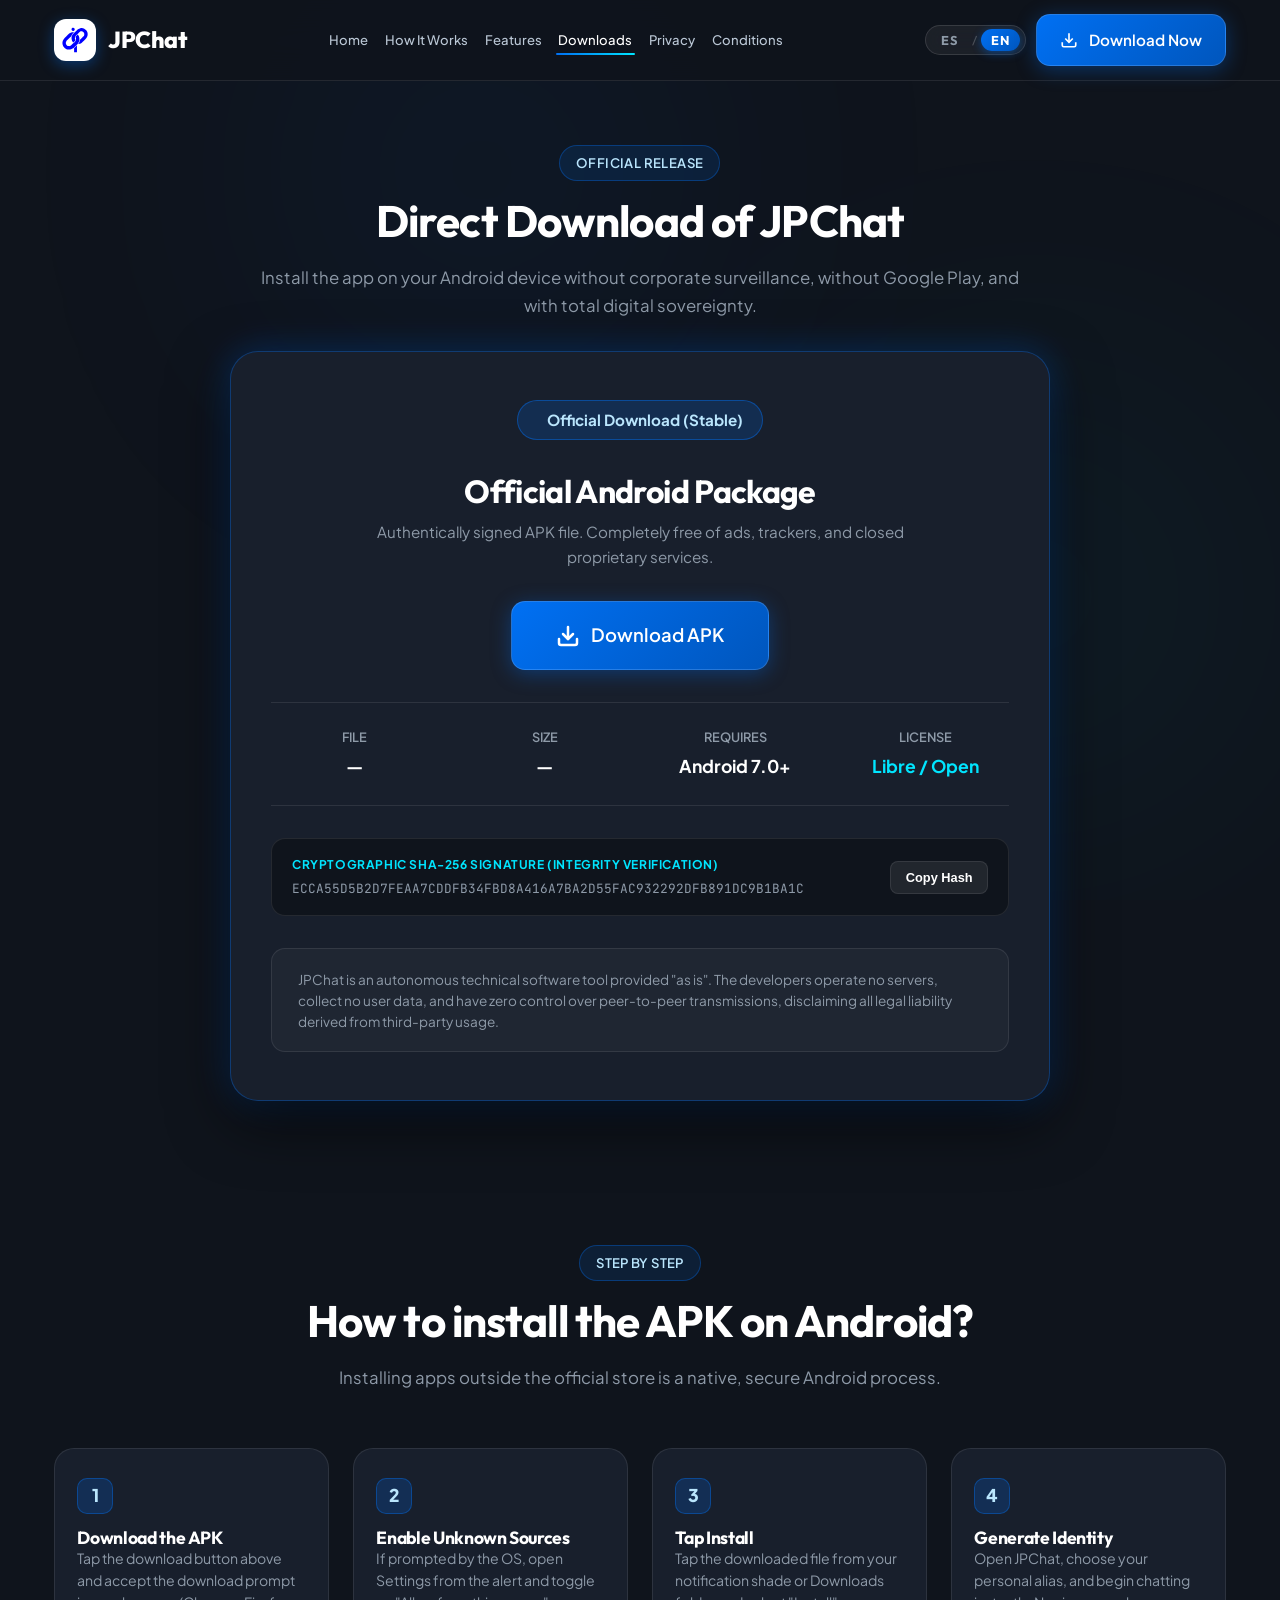
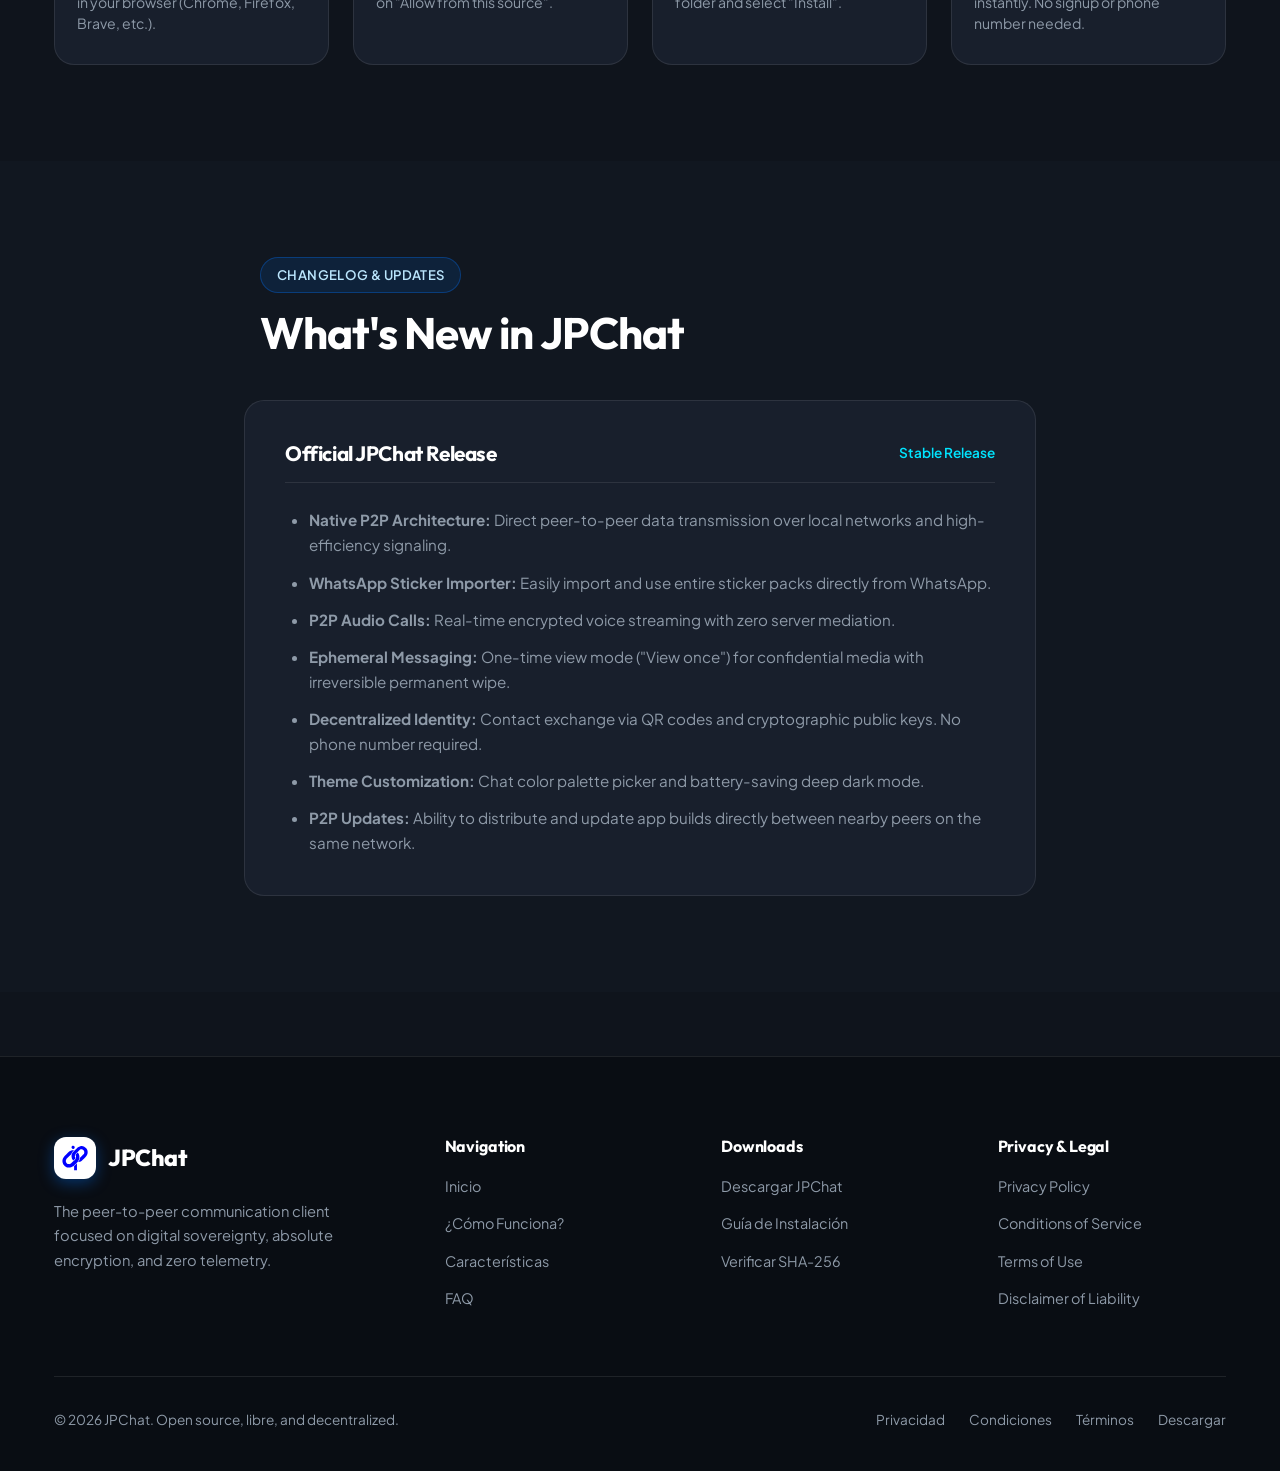
<file: descargas.html>
<!DOCTYPE html>
<html lang="es">
<head>
  <meta charset="UTF-8">
  <meta name="viewport" content="width=device-width, initial-scale=1.0">
  <title>Descargar JPChat APK Oficial</title>
  <meta name="description" content="Descarga JPChat para Android en formato APK directo. Sin intermediarios, sin Google Play y con verificación criptográfica SHA-256.">
  <meta name="theme-color" content="#0F141C">
  <link rel="stylesheet" href="styles.css?v=3.1">
  <link rel="icon" type="image/svg+xml" href="logo.svg">
  <noscript>
    <style>
      .reveal, .reveal-scale, .reveal-left, .reveal-right {
        opacity: 1 !important;
        transform: none !important;
        animation: none !important;
      }
    </style>
  </noscript>
</head>
<body>

  <!-- Ambient Glowing Background Lights -->
  <div class="ambient-glow">
    <div class="glow-orb glow-orb-1"></div>
    <div class="glow-orb glow-orb-2"></div>
  </div>

  <!-- Header -->
  <header class="header">
    <div class="container nav-container">
      <a href="index.html" class="brand-logo" aria-label="JPChat Inicio">
        <div class="logo-badge">
          <img src="logo.svg" alt="JPChat Logo">
        </div>
        <span class="brand-name">JPChat</span>
      </a>

      <nav>
        <ul class="nav-menu">
          <li><a href="index.html" class="nav-link" data-i18n="nav.home">Inicio</a></li>
          <li><a href="index.html#como-funciona" class="nav-link" data-i18n="nav.how_it_works">¿Cómo Funciona?</a></li>
          <li><a href="index.html#caracteristicas" class="nav-link" data-i18n="nav.features">Características</a></li>
          <li><a href="descargas.html" class="nav-link active" data-i18n="nav.downloads">Descargas</a></li>
          <li><a href="privacidad.html" class="nav-link" data-i18n="nav.privacy">Privacidad</a></li>
          <li><a href="condiciones.html" class="nav-link" data-i18n="nav.conditions">Condiciones</a></li>
          <li class="mobile-lang-item">
            <div class="lang-switcher" role="group" aria-label="Idioma">
              <button type="button" class="lang-btn active" data-lang="es">ES</button>
              <span class="lang-divider">/</span>
              <button type="button" class="lang-btn" data-lang="en">EN</button>
            </div>
          </li>
        </ul>
      </nav>

      <div class="nav-actions">
        <div class="lang-switcher" role="group" aria-label="Selector de idioma">
          <button type="button" class="lang-btn active" data-lang="es">ES</button>
          <span class="lang-divider">/</span>
          <button type="button" class="lang-btn" data-lang="en">EN</button>
        </div>
        <a href="#instalador" class="btn btn-primary">
          <svg width="18" height="18" viewBox="0 0 24 24" fill="none" stroke="#FFFFFF" stroke-width="2.2">
            <path d="M21 15v4a2 2 0 0 1-2 2H5a2 2 0 0 1-2-2v-4"></path>
            <polyline points="7 10 12 15 17 10"></polyline>
            <line x1="12" y1="15" x2="12" y2="3"></line>
          </svg>
          <span data-i18n="nav.download_now">Descargar Ahora</span>
        </a>
        <button class="mobile-toggle" aria-label="Abrir Menú" aria-expanded="false">&#9776;</button>
      </div>
    </div>
  </header>

  <!-- Download Hero Section -->
  <section class="download-hero" id="instalador">
    <div class="container">
      
      <div class="section-header" style="margin-bottom: 2rem;">
        <span class="badge-tag section-tag reveal delay-1" data-i18n="dl.tag">Lanzamiento Oficial</span>
        <h1 class="section-title reveal delay-2" data-i18n="dl.title">Descarga Directa de JPChat</h1>
        <p class="section-subtitle reveal delay-3" data-i18n="dl.subtitle">
          Instala la aplicación en tu dispositivo Android sin rastreo corporativo, sin Google Play y con total soberanía digital.
        </p>
      </div>

      <!-- Main Download Card -->
      <div class="download-card-main reveal-scale delay-4">
        <div class="download-version-badge">
          <span class="pulse-dot"></span>
          <span data-i18n="dl.version_badge">Descarga Oficial (Estable)</span>
        </div>

        <div style="text-align: center; max-width: 600px;">
          <h2 style="font-size: 2rem; margin-bottom: 0.5rem; color: #FFFFFF;" data-i18n="dl.card_title">Instalador Oficial de Android</h2>
          <p style="color: var(--text-secondary); font-size: 0.95rem;" data-i18n="dl.card_desc">
            Archivo APK firmado de forma auténtica. Libre de publicidad, rastreadores y servicios cerrados.
          </p>
        </div>

        <!-- Download Action Button (GitHub Release Direct Link) -->
        <a href="https://github.com/JonassAPM/JPChat/releases/latest" id="mainDownloadBtn" class="btn btn-primary btn-lg download-action-btn">
          <svg width="24" height="24" viewBox="0 0 24 24" fill="none" stroke="#FFFFFF" stroke-width="2.5" stroke-linecap="round" stroke-linejoin="round">
            <path d="M21 15v4a2 2 0 0 1-2 2H5a2 2 0 0 1-2-2v-4"></path>
            <polyline points="7 10 12 15 17 10"></polyline>
            <line x1="12" y1="15" x2="12" y2="3"></line>
          </svg>
          <span data-i18n="dl.btn_download">Descargar APK</span>
        </a>

        <!-- Metadata Grid -->
        <div class="download-meta-grid">
          <div class="download-meta-item">
            <span class="download-meta-title" data-i18n="dl.meta_file">Archivo</span>
            <span class="download-meta-val" id="metaFileName">—</span>
          </div>
          <div class="download-meta-item">
            <span class="download-meta-title" data-i18n="dl.meta_size">Tamaño</span>
            <span class="download-meta-val" id="metaFileSize">—</span>
          </div>
          <div class="download-meta-item">
            <span class="download-meta-title" data-i18n="dl.meta_req">Requisitos</span>
            <span class="download-meta-val">Android 7.0+</span>
          </div>
          <div class="download-meta-item">
            <span class="download-meta-title" data-i18n="dl.meta_license">Licencia</span>
            <span class="download-meta-val" style="color: #00E5FF;" data-i18n="dl.meta_license_val">Libre / Open</span>
          </div>
        </div>

        <!-- SHA256 Checksum Card -->
        <div class="hash-card" id="hash">
          <div class="hash-text-box">
            <span class="hash-label" data-i18n="dl.hash_label">Firma Criptográfica SHA-256 (Verificación de Integridad)</span>
            <span class="hash-code" id="hashCode">ECCA55D5B2D7FEAA7CDDFB34FBD8A416A7BA2D55FAC932292DFB891DC9B1BA1C</span>
          </div>
          <button class="copy-hash-btn" id="copyHashBtn" title="Copiar checksum al portapapeles" data-i18n="dl.copy_btn">
            Copiar Hash
          </button>
        </div>

        <!-- Prominent Disclaimer Notice -->
        <div class="download-disclaimer" data-i18n="dl.disclaimer_text">
          <strong style="color: #FFFFFF;">Descargo de Responsabilidad:</strong> JPChat es una herramienta técnica de software provista libremente "tal cual". Los desarrolladores no administran servidores, no recolectan información ni tienen control sobre las comunicaciones de los usuarios, deslindándose formalmente de cualquier responsabilidad penal o civil derivada del uso que terceros decidan darle.
        </div>

      </div>

    </div>
  </section>

  <!-- Step-by-Step Android Installation Guide -->
  <section class="section" id="guia">
    <div class="container">
      <div class="section-header reveal">
        <span class="badge-tag section-tag" data-i18n="dl.guide_tag">Paso a Paso</span>
        <h2 class="section-title" data-i18n="dl.guide_title">¿Cómo instalar el APK en tu Android?</h2>
        <p class="section-subtitle" data-i18n="dl.guide_subtitle">Instalar aplicaciones fuera de la tienda oficial es un proceso nativo y seguro de Android.</p>
      </div>

      <div class="install-steps-grid">
        <div class="install-step-card reveal delay-1">
          <div class="step-indicator">1</div>
          <div class="step-content">
            <h3 class="step-title" data-i18n="dl.step1_title">Descarga el APK</h3>
            <p class="step-desc" data-i18n="dl.step1_desc">
              Pulsa el botón de descarga superior y acepta la descarga en tu navegador (Chrome, Firefox, Brave, etc.).
            </p>
          </div>
        </div>

        <div class="install-step-card reveal delay-2">
          <div class="step-indicator">2</div>
          <div class="step-content">
            <h3 class="step-title" data-i18n="dl.step2_title">Habilita Orígenes</h3>
            <p class="step-desc" data-i18n="dl.step2_desc">
              Si el sistema te lo pide, entra a los Ajustes de la alerta y activa la casilla "Permitir desde esta fuente".
            </p>
          </div>
        </div>

        <div class="install-step-card reveal delay-3">
          <div class="step-indicator">3</div>
          <div class="step-content">
            <h3 class="step-title" data-i18n="dl.step3_title">Presiona Instalar</h3>
            <p class="step-desc" data-i18n="dl.step3_desc">
              Toca el archivo descargado desde las notificaciones o tu carpeta de Descargas y selecciona "Instalar".
            </p>
          </div>
        </div>

        <div class="install-step-card reveal delay-4">
          <div class="step-indicator">4</div>
          <div class="step-content">
            <h3 class="step-title" data-i18n="dl.step4_title">Genera tu Identidad</h3>
            <p class="step-desc" data-i18n="dl.step4_desc">
              Abre JPChat, crea tu alias personal y empieza a chatear de inmediato. Sin registro ni número telefónico.
            </p>
          </div>
        </div>
      </div>
    </div>
  </section>

  <!-- Changelog / Novedades -->
  <section class="section" style="background: rgba(22, 28, 38, 0.4);">
    <div class="container" style="max-width: 840px;">
      <div class="section-header reveal" style="text-align: left; margin-bottom: 2.5rem;">
        <span class="badge-tag section-tag" data-i18n="dl.changelog_tag">Registro de Novedades</span>
        <h2 class="section-title" data-i18n="dl.changelog_title">Novedades de JPChat</h2>
      </div>

      <div class="reveal-scale" style="background: var(--bg-surface); border: 1px solid var(--border-subtle); border-radius: var(--radius-lg); padding: 2.5rem; display: flex; flex-direction: column; gap: 1.5rem;">
        <div style="display: flex; justify-content: space-between; align-items: center; border-bottom: 1px solid var(--border-subtle); padding-bottom: 1rem;">
          <h3 style="font-size: 1.3rem; color: #FFFFFF;" data-i18n="dl.changelog_build">Lanzamiento Oficial de JPChat</h3>
          <span style="font-size: 0.85rem; color: #00E5FF; font-weight: 600;" data-i18n="dl.changelog_status">Lanzamiento Estable</span>
        </div>

        <ul style="padding-left: 1.5rem; color: var(--text-secondary); display: flex; flex-direction: column; gap: 0.75rem; font-size: 0.95rem;">
          <li data-i18n="dl.c1"><strong>Arquitectura P2P Nativa:</strong> Comunicación de paquetes de datos directa entre pares en red local y señalización de alta eficiencia.</li>
          <li data-i18n="dl.c2"><strong>Importador de Stickers de WhatsApp:</strong> Posibilidad de importar y utilizar colecciones enteras de stickers directamente desde WhatsApp.</li>
          <li data-i18n="dl.c3"><strong>Llamadas de Audio P2P:</strong> Transmisión de voz en tiempo real sin servidores intermediarios.</li>
          <li data-i18n="dl.c4"><strong>Mensajería Efímera:</strong> Modo de visualización única ("Ver una vez") para fotos y mensajes confidenciales con eliminación permanente.</li>
          <li data-i18n="dl.c5"><strong>Identidad Descentralizada:</strong> Emparejamiento mediante códigos QR y claves públicas criptográficas. Cero necesidad de número telefónico.</li>
          <li data-i18n="dl.c6"><strong>Personalización de Temas:</strong> Selector de paletas de colores para los chats y modo oscuro elegante para ahorro de batería.</li>
          <li data-i18n="dl.c7"><strong>Actualizaciones P2P:</strong> Capacidad de transferir y actualizar la app directamente entre teléfonos conectados en la misma red.</li>
        </ul>
      </div>
    </div>
  </section>

  <!-- Footer -->
  <footer class="footer">
    <div class="container">
      <div class="footer-grid">
        <div class="footer-brand">
          <div class="brand-logo">
            <div class="logo-badge">
              <img src="logo.svg" alt="JPChat Logo">
            </div>
            <span class="brand-name">JPChat</span>
          </div>
          <p class="footer-desc" data-i18n="footer.brand_desc">
            La plataforma de comunicación entre pares enfocada en la soberanía digital, el cifrado absoluto y la cero telemetría.
          </p>
        </div>

        <div class="footer-col">
          <h4 class="footer-col-title" data-i18n="footer.nav_title">Navegación</h4>
          <ul class="footer-links">
            <li><a href="index.html">Inicio</a></li>
            <li><a href="index.html#como-funciona">¿Cómo Funciona?</a></li>
            <li><a href="index.html#caracteristicas">Características</a></li>
            <li><a href="index.html#faq">FAQ</a></li>
          </ul>
        </div>

        <div class="footer-col">
          <h4 class="footer-col-title" data-i18n="footer.downloads_title">Descargas</h4>
          <ul class="footer-links">
            <li><a href="#instalador">Descargar JPChat</a></li>
            <li><a href="#guia">Guía de Instalación</a></li>
            <li><a href="#hash">Verificar SHA-256</a></li>
          </ul>
        </div>

        <div class="footer-col">
          <h4 class="footer-col-title" data-i18n="footer.legal_title">Privacidad & Legal</h4>
          <ul class="footer-links">
            <li><a href="privacidad.html" data-i18n="footer.privacy_link">Política de Privacidad</a></li>
            <li><a href="condiciones.html" data-i18n="footer.conditions_link">Condiciones del Servicio</a></li>
            <li><a href="terminos.html" data-i18n="footer.terms_link">Términos de Uso</a></li>
            <li><a href="condiciones.html#deslinde-legal" data-i18n="footer.disclaimer_link">Deslinde de Responsabilidad</a></li>
          </ul>
        </div>
      </div>

      <div class="footer-bottom">
        <div data-i18n="footer.copyright">© 2026 JPChat. Código abierto, libre y descentralizado.</div>
        <div style="display: flex; gap: 1.5rem;">
          <a href="privacidad.html">Privacidad</a>
          <a href="condiciones.html">Condiciones</a>
          <a href="terminos.html">Términos</a>
          <a href="descargas.html">Descargar</a>
        </div>
      </div>
    </div>
  </footer>

  <script src="translations.js?v=1.0"></script>
  <script src="main.js?v=3.0"></script>
</body>
</html>
</file>
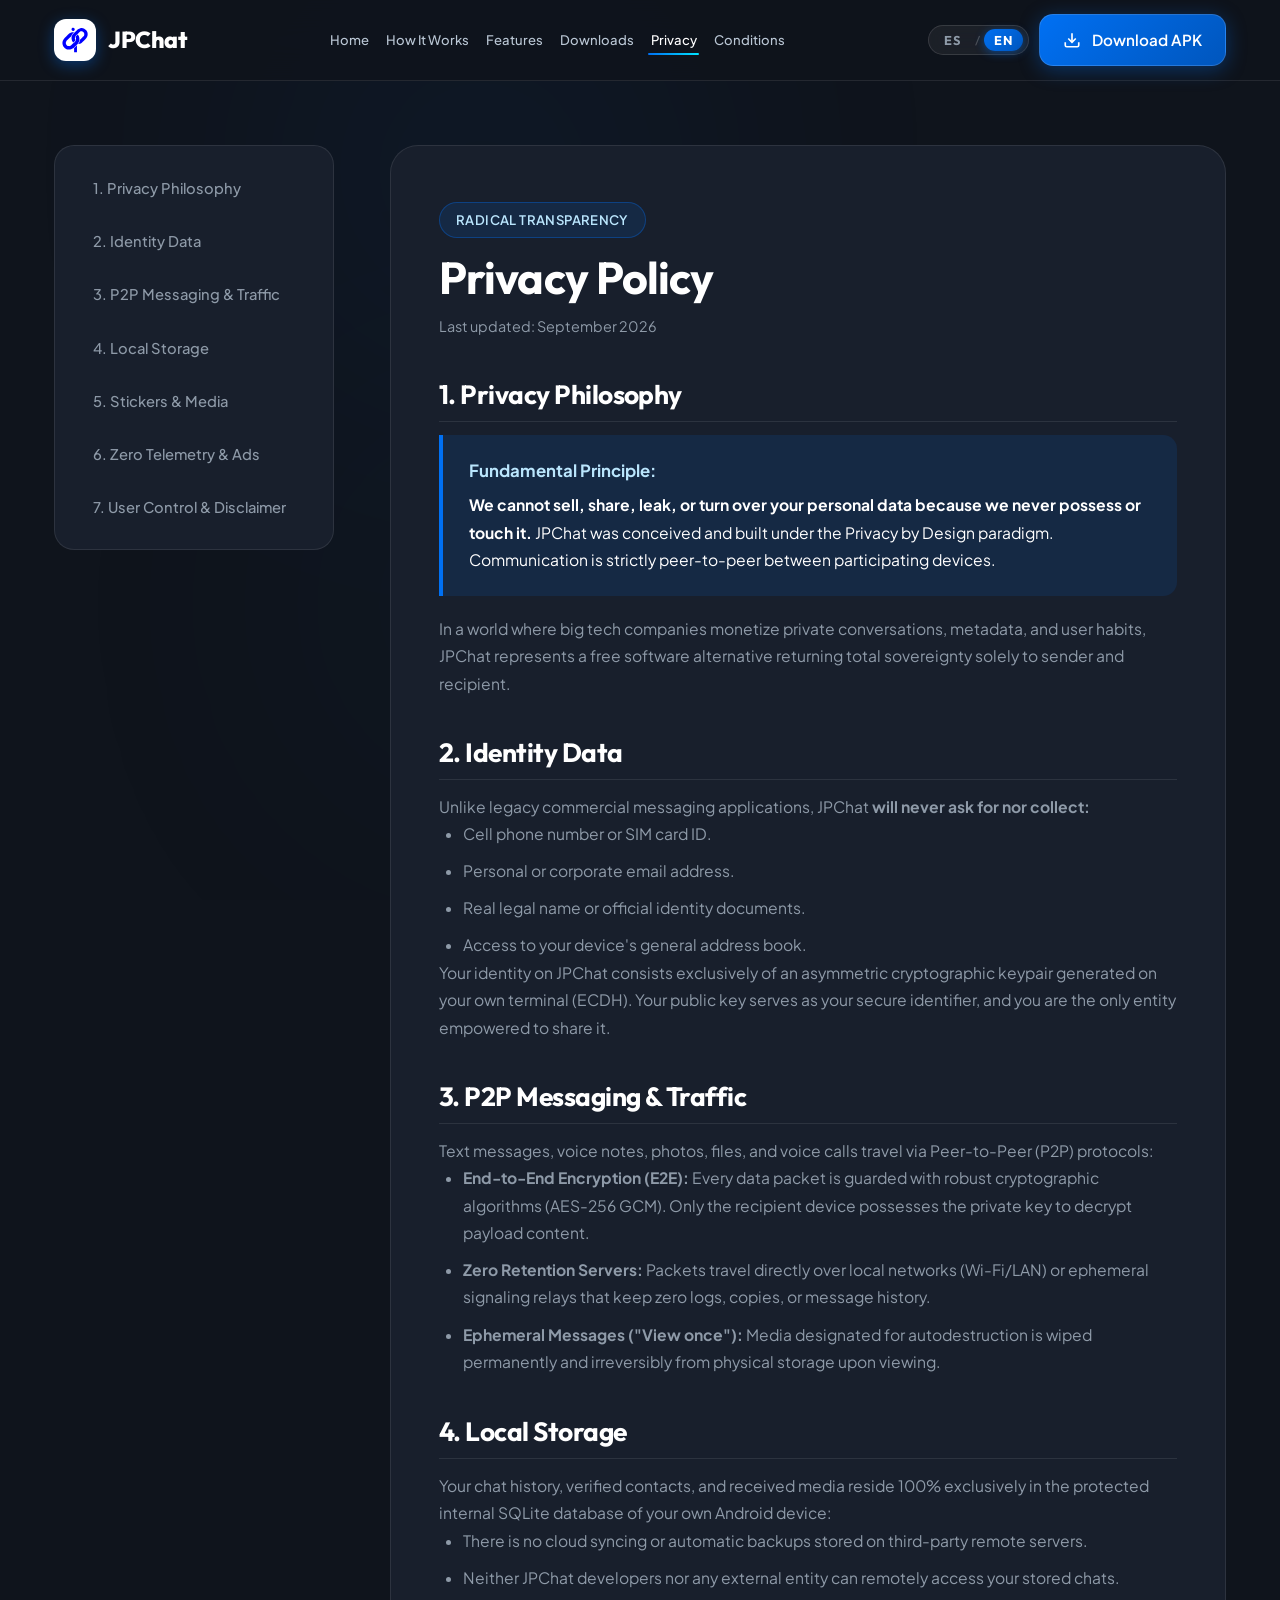
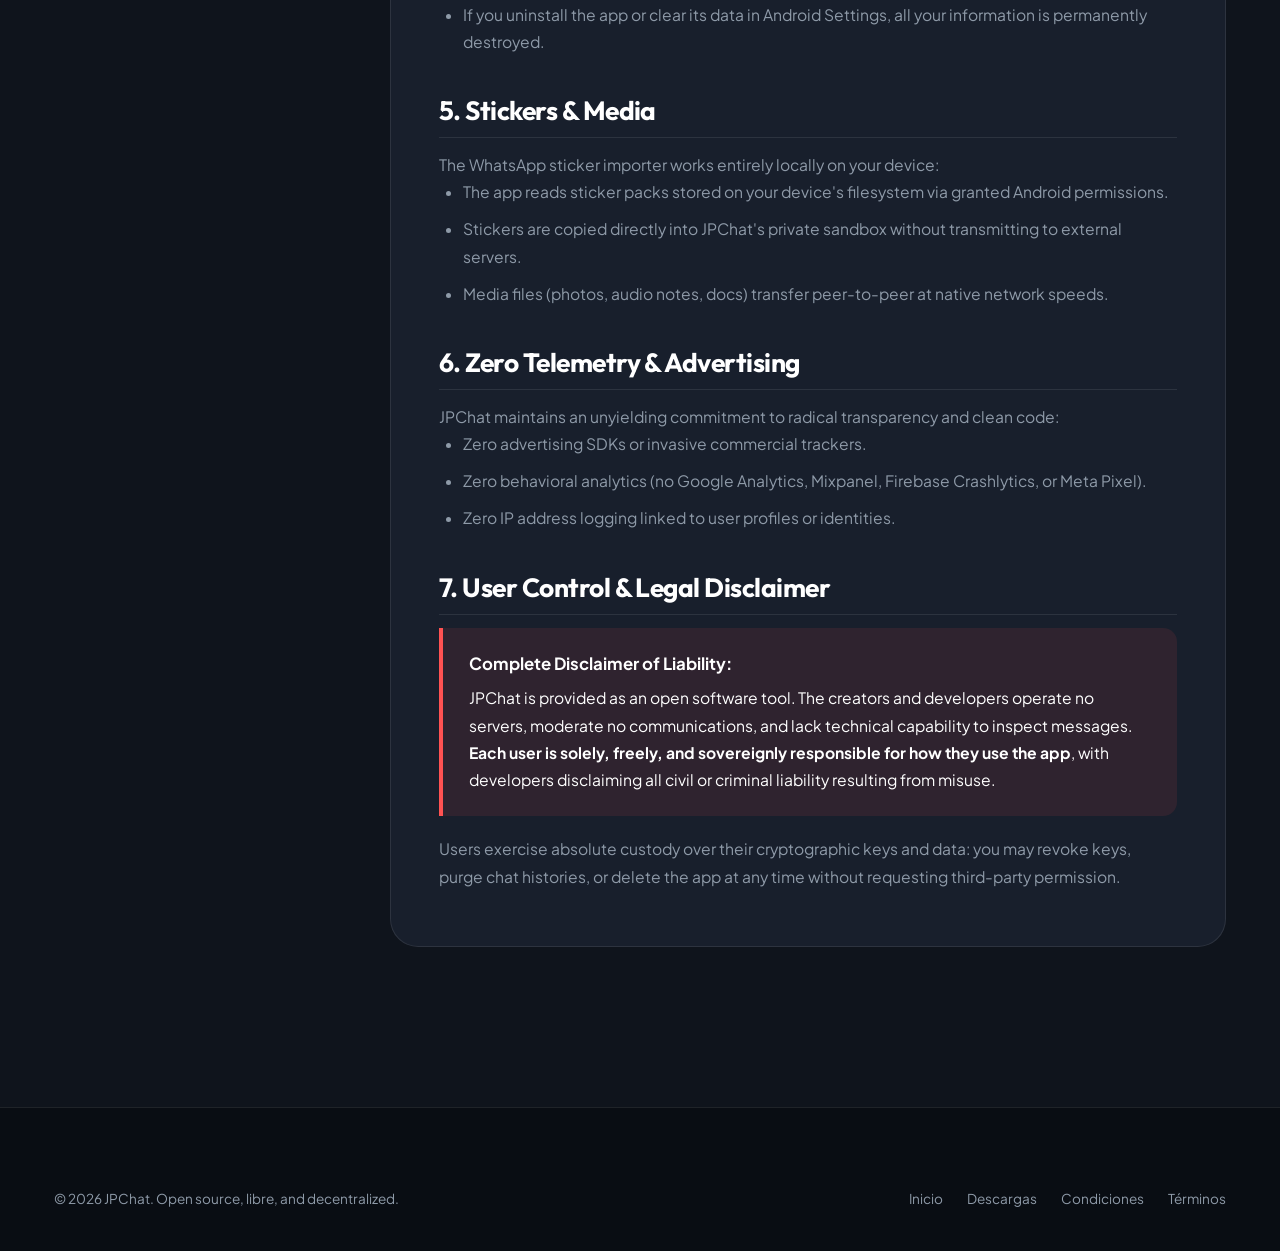
<file: privacidad.html>
<!DOCTYPE html>
<html lang="es">
<head>
  <meta charset="UTF-8">
  <meta name="viewport" content="width=device-width, initial-scale=1.0">
  <title>Política de Privacidad | JPChat</title>
  <meta name="description" content="Política de Privacidad de JPChat: Cero servidores centrales, cero registros, cero recolección de metadatos y almacenamiento 100% local.">
  <meta name="theme-color" content="#0F141C">
  <link rel="stylesheet" href="styles.css?v=3.1">
  <link rel="icon" type="image/svg+xml" href="logo.svg">
  <noscript>
    <style>
      .reveal, .reveal-scale, .reveal-left, .reveal-right {
        opacity: 1 !important;
        transform: none !important;
        animation: none !important;
      }
    </style>
  </noscript>
</head>
<body>

  <div class="ambient-glow">
    <div class="glow-orb glow-orb-1"></div>
    <div class="glow-orb glow-orb-3"></div>
  </div>

  <header class="header">
    <div class="container nav-container">
      <a href="index.html" class="brand-logo" aria-label="JPChat Inicio">
        <div class="logo-badge">
          <img src="logo.svg" alt="JPChat Logo">
        </div>
        <span class="brand-name">JPChat</span>
      </a>

      <nav>
        <ul class="nav-menu">
          <li><a href="index.html" class="nav-link" data-i18n="nav.home">Inicio</a></li>
          <li><a href="index.html#como-funciona" class="nav-link" data-i18n="nav.how_it_works">¿Cómo Funciona?</a></li>
          <li><a href="index.html#caracteristicas" class="nav-link" data-i18n="nav.features">Características</a></li>
          <li><a href="descargas.html" class="nav-link" data-i18n="nav.downloads">Descargas</a></li>
          <li><a href="privacidad.html" class="nav-link active" data-i18n="nav.privacy">Privacidad</a></li>
          <li><a href="condiciones.html" class="nav-link" data-i18n="nav.conditions">Condiciones</a></li>
          <li class="mobile-lang-item">
            <div class="lang-switcher" role="group" aria-label="Idioma">
              <button type="button" class="lang-btn active" data-lang="es">ES</button>
              <span class="lang-divider">/</span>
              <button type="button" class="lang-btn" data-lang="en">EN</button>
            </div>
          </li>
        </ul>
      </nav>

      <div class="nav-actions">
        <div class="lang-switcher" role="group" aria-label="Selector de idioma">
          <button type="button" class="lang-btn active" data-lang="es">ES</button>
          <span class="lang-divider">/</span>
          <button type="button" class="lang-btn" data-lang="en">EN</button>
        </div>
        <a href="descargas.html" class="btn btn-primary">
          <svg width="18" height="18" viewBox="0 0 24 24" fill="none" stroke="#FFFFFF" stroke-width="2.2">
            <path d="M21 15v4a2 2 0 0 1-2 2H5a2 2 0 0 1-2-2v-4"></path>
            <polyline points="7 10 12 15 17 10"></polyline>
            <line x1="12" y1="15" x2="12" y2="3"></line>
          </svg>
          <span data-i18n="nav.download_apk">Descargar APK</span>
        </a>
        <button class="mobile-toggle" aria-label="Abrir Menú" aria-expanded="false">&#9776;</button>
      </div>
    </div>
  </header>

  <!-- Legal Content -->
  <main class="container">
    <div class="legal-layout">
      
      <!-- Sticky Sidebar Navigation (Exactly 7 matching items in order) -->
      <aside class="legal-sidebar reveal-left">
        <a href="#filosofia" class="legal-nav-link active" data-i18n="priv.side1">1. Filosofía de Privacidad</a>
        <a href="#datos-identidad" class="legal-nav-link" data-i18n="priv.side2">2. Datos de Identidad</a>
        <a href="#mensajeria" class="legal-nav-link" data-i18n="priv.side3">3. Mensajería y Tráfico P2P</a>
        <a href="#almacenamiento" class="legal-nav-link" data-i18n="priv.side4">4. Almacenamiento Local</a>
        <a href="#stickers" class="legal-nav-link" data-i18n="priv.side5">5. Stickers y Multimedia</a>
        <a href="#telemetria" class="legal-nav-link" data-i18n="priv.side6">6. Cero Telemetría y Publicidad</a>
        <a href="#derechos" class="legal-nav-link" data-i18n="priv.side7">7. Control del Usuario y Deslinde</a>
      </aside>

      <!-- Main Legal Document (Exactly 7 sections matching 1:1) -->
      <article class="legal-content">
        <div class="reveal">
          <span class="badge-tag" style="margin-bottom: 0.8rem;" data-i18n="legal.badge_transparency">Transparencia Radical</span>
          <h1 style="font-size: clamp(2.2rem, 3.5vw, 2.8rem); margin-bottom: 0.5rem; color: #FFFFFF;" data-i18n="priv.title">Política de Privacidad</h1>
          <p style="color: var(--text-secondary); font-size: 0.9rem;" data-i18n="legal.last_updated">Última actualización: Septiembre de 2026</p>
        </div>

        <!-- Section 1: Filosofia -->
        <section id="filosofia" class="reveal">
          <h2 data-i18n="priv.s1_title">1. Filosofía de Privacidad</h2>
          <div class="legal-alert" style="margin-bottom: 1.2rem;">
            <strong style="color: #BAE6FD; font-size: 1.05rem;" data-i18n="priv.s1_alert_title">Principio Fundamental:</strong>
            <p style="margin-top: 0.4rem; color: #FFFFFF;" data-i18n="priv.s1_alert_p">
              <strong>No podemos vender, entregar ni espiar tus datos porque no tenemos servidores donde almacenarlos.</strong> JPChat fue concebida y desarrollada bajo el paradigma de Privacidad por Diseño (Privacy by Design). La comunicación es estrictamente directa de par a par entre los dispositivos involucrados.
            </p>
          </div>
          <p data-i18n="priv.s1_p">
            En un mundo donde las empresas tecnológicas monetizan las conversaciones personales, los metadatos y la vida privada de los usuarios, JPChat representa una alternativa basada en software libre que devuelve la soberanía de la información exclusivamente a quien la emite y a quien la recibe.
          </p>
        </section>

        <!-- Section 2: Datos de Identidad -->
        <section id="datos-identidad" class="reveal">
          <h2 data-i18n="priv.s2_title">2. Datos de Identidad</h2>
          <p data-i18n="priv.s2_p">A diferencia de las aplicaciones de mensajería comercial tradicionales, JPChat <strong>nunca te solicitará ni recolectará:</strong></p>
          <ul>
            <li data-i18n="priv.s2_li1">Número de teléfono móvil o tarjeta SIM.</li>
            <li data-i18n="priv.s2_li2">Dirección de correo electrónico personal o profesional.</li>
            <li data-i18n="priv.s2_li3">Nombre legal real o documento de identidad oficial.</li>
            <li data-i18n="priv.s2_li4">Acceso a tu libreta de contactos general del teléfono.</li>
          </ul>
          <p data-i18n="priv.s2_p2">
            Tu identidad en JPChat consiste únicamente en un par de claves criptográficas generadas localmente en tu propio terminal mediante criptografía asimétrica de curvas elípticas (ECDH). Tu clave pública actúa como tu identificador seguro, y tú eres la única persona con la potestad de compartirla.
          </p>
        </section>

        <!-- Section 3: Mensajería y Tráfico P2P -->
        <section id="mensajeria" class="reveal">
          <h2 data-i18n="priv.s3_title">3. Mensajería y Tráfico P2P</h2>
          <p data-i18n="priv.s3_p">Los mensajes de texto, notas de voz, imágenes, archivos y llamadas circulan a través de protocolos Peer-to-Peer (P2P):</p>
          <ul>
            <li data-i18n="priv.s3_li1"><strong>Cifrado Extremo a Extremo (E2E):</strong> Cada paquete de datos viaja protegido por algoritmos criptográficos robustos (AES-256 GCM). Solo el dispositivo de destino posee la clave privada para desencriptar el contenido.</li>
            <li data-i18n="priv.s3_li2"><strong>Sin Servidores Centrales de Retención:</strong> Los paquetes se envían directamente por red local (Wi-Fi/LAN) o mediante canales efímeros de señalización que no conservan registros, copias ni historial de tus conversaciones.</li>
            <li data-i18n="priv.s3_li3"><strong>Mensajes Efímeros ("Ver una sola vez"):</strong> Los contenidos marcados con autodestrucción se eliminan de manera inmediata e irreversible de la memoria física en cuanto se visualizan.</li>
          </ul>
        </section>

        <!-- Section 4: Almacenamiento Local -->
        <section id="almacenamiento" class="reveal">
          <h2 data-i18n="priv.s4_title">4. Almacenamiento Local</h2>
          <p data-i18n="priv.s4_p">El historial de tus chats, la lista de contactos verificados y los archivos multimedia recibidos residen de forma 100% exclusiva en la base de datos interna SQLite protegida de tu propio dispositivo Android:</p>
          <ul>
            <li data-i18n="priv.s4_li1">No existe sincronización en la nube ni respaldos automáticos en servidores remotos de terceros.</li>
            <li data-i18n="priv.s4_li2">Ni los creadores de JPChat ni ninguna entidad externa pueden acceder remotamente a tus mensajes.</li>
            <li data-i18n="priv.s4_li3">Si desinstalas la aplicación o borras sus datos desde los Ajustes de Android, toda tu información se destruye permanentemente.</li>
          </ul>
        </section>

        <!-- Section 5: Stickers y Multimedia -->
        <section id="stickers" class="reveal">
          <h2 data-i18n="priv.s5_title">5. Stickers y Multimedia</h2>
          <p data-i18n="priv.s5_p">La función de importación de stickers de WhatsApp opera en su totalidad de manera local:</p>
          <ul>
            <li data-i18n="priv.s5_li1">La app lee los paquetes de stickers almacenados en el sistema de archivos de tu propio móvil mediante los permisos otorgados.</li>
            <li data-i18n="priv.s5_li2">Los stickers se copian al almacenamiento privado de JPChat sin transmitirse a ningún servidor web externo.</li>
            <li data-i18n="priv.s5_li3">Los archivos multimedia (fotos, audios, documentos) se transfieren punto a punto entre usuarios a la velocidad nativa de la red.</li>
          </ul>
        </section>

        <!-- Section 6: Cero Telemetría y Publicidad -->
        <section id="telemetria" class="reveal">
          <h2 data-i18n="priv.s6_title">6. Cero Telemetría y Publicidad</h2>
          <p data-i18n="priv.s6_p">JPChat mantiene un compromiso absoluto de transparencia y código limpio:</p>
          <ul>
            <li data-i18n="priv.s6_li1">Cero SDKs de publicidad o redes de anuncios invasivos.</li>
            <li data-i18n="priv.s6_li2">Cero rastreadores de comportamiento (sin Google Analytics, Mixpanel, Firebase Crashlytics o Meta Pixel).</li>
            <li data-i18n="priv.s6_li3">Cero registro de direcciones IP de origen vinculadas a identidades de usuario.</li>
          </ul>
        </section>

        <!-- Section 7: Control del Usuario y Deslinde Legal -->
        <section id="derechos" class="reveal">
          <h2 data-i18n="priv.s7_title">7. Control del Usuario y Deslinde de Responsabilidad</h2>
          <div class="legal-alert warning" style="margin-bottom: 1.2rem;">
            <strong style="color: #FFFFFF; font-size: 1.05rem;" data-i18n="priv.s7_alert_title">Deslinde Total de Responsabilidad:</strong>
            <p style="margin-top: 0.4rem; color: #FFFFFF;" data-i18n="priv.s7_alert_p">
              JPChat se suministra como una herramienta de software libre. Los creadores y desarrolladores no administran servidores, no moderan comunicaciones ni tienen capacidad técnica para interceptar mensajes. <strong>Cada usuario es único, libre y soberano responsable del uso que le dé a la aplicación</strong>, deslindándose los desarrolladores de toda responsabilidad legal, civil o penal derivada del mal uso que cualquier individuo pudiera realizar.
            </p>
          </div>
          <p data-i18n="priv.s7_p">
            El usuario ejerce la custodia absoluta de su clave y sus datos: puede revocar claves, purgar chats o eliminar la aplicación en cualquier momento sin requerir solicitudes a terceros.
          </p>
        </section>

      </article>

    </div>
  </main>

  <footer class="footer">
    <div class="container">
      <div class="footer-bottom" style="border: none; padding-top: 0;">
        <div data-i18n="footer.copyright">© 2026 JPChat. Plataforma de comunicación libre y descentralizada.</div>
        <div style="display: flex; gap: 1.5rem;">
          <a href="index.html">Inicio</a>
          <a href="descargas.html">Descargas</a>
          <a href="condiciones.html">Condiciones</a>
          <a href="terminos.html">Términos</a>
        </div>
      </div>
    </div>
  </footer>

  <script src="translations.js?v=1.0"></script>
  <script src="main.js?v=3.0"></script>
</body>
</html>
</file>
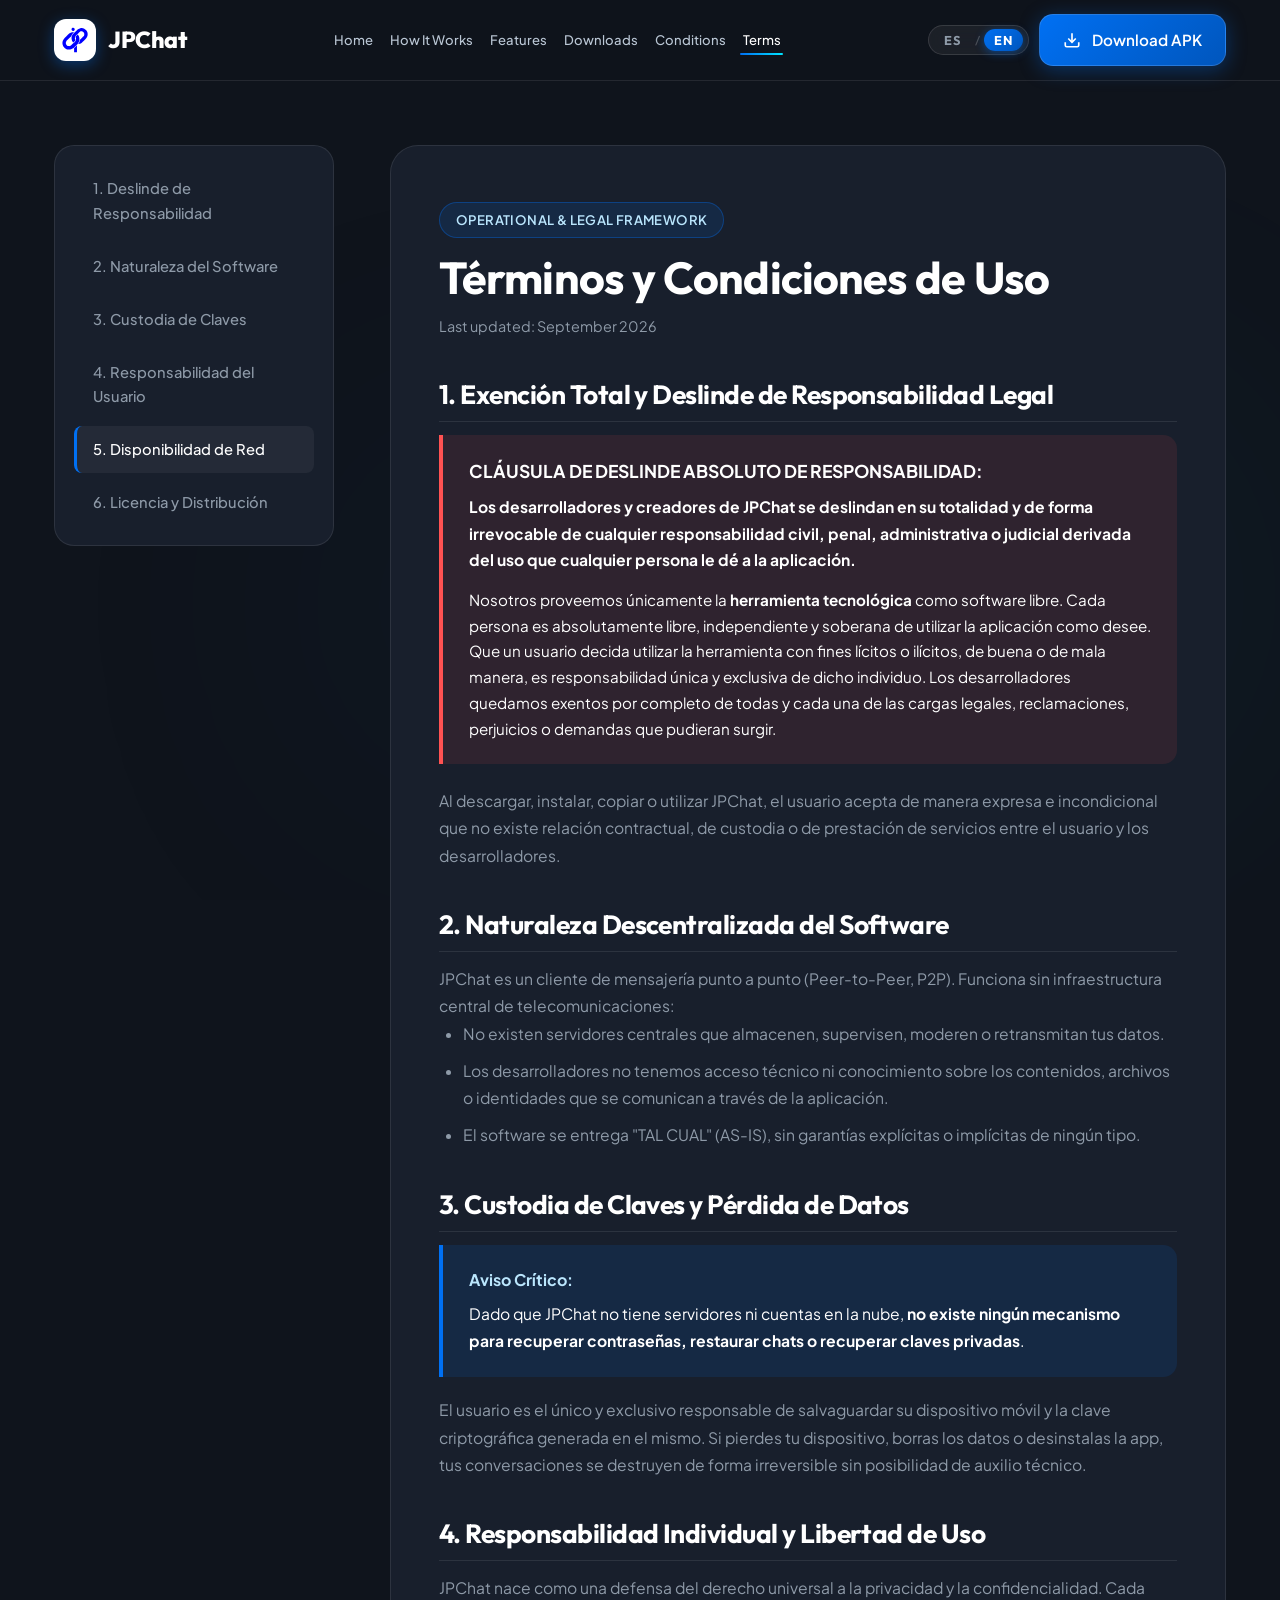
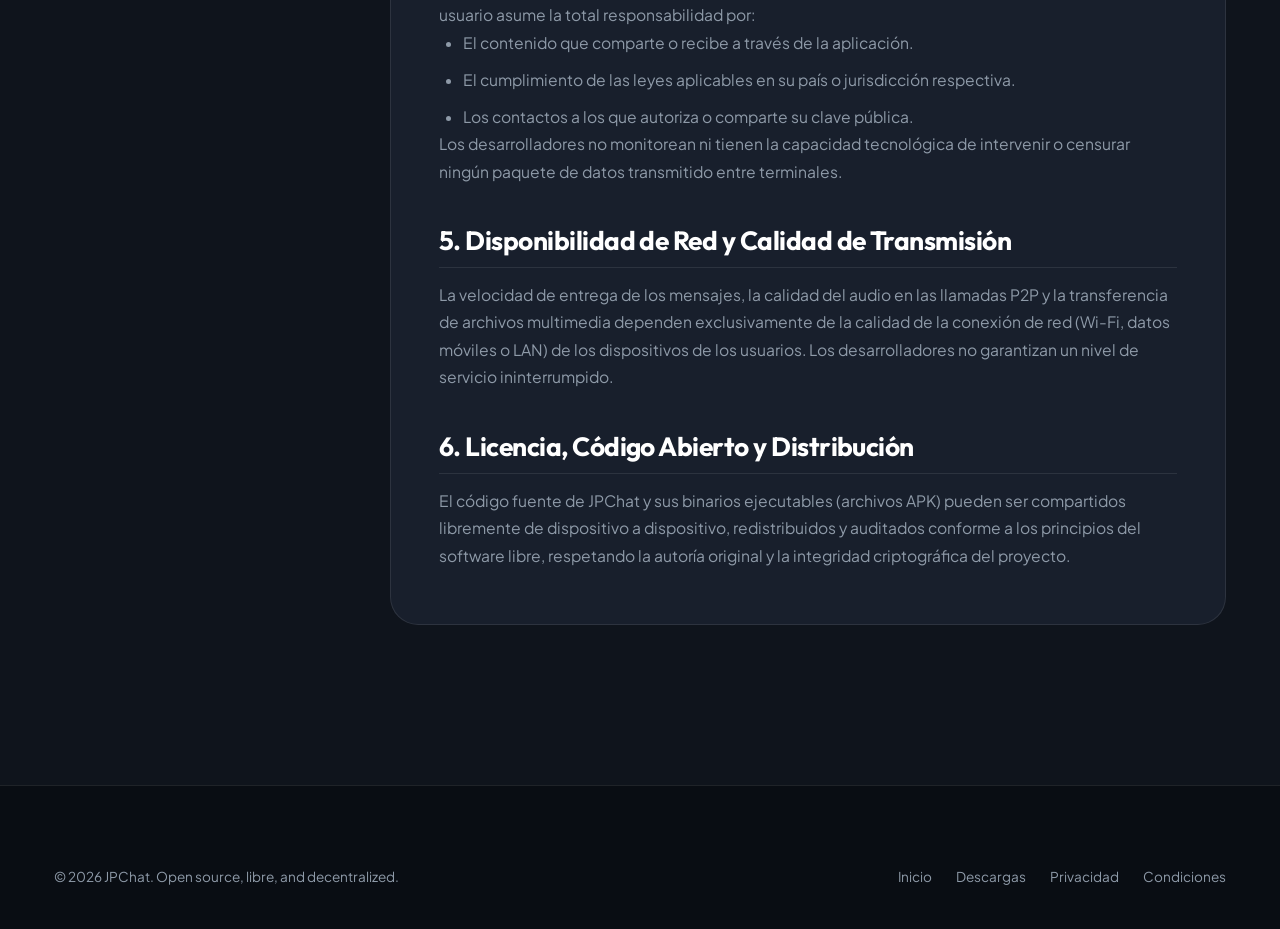
<file: terminos.html>
<!DOCTYPE html>
<html lang="es">
<head>
  <meta charset="UTF-8">
  <meta name="viewport" content="width=device-width, initial-scale=1.0">
  <title>Términos y Condiciones de Uso | JPChat</title>
  <meta name="description" content="Términos y condiciones de uso de JPChat: Software libre de mensajería peer-to-peer y descentralizada. Exención total y deslinde de responsabilidad legal.">
  <meta name="theme-color" content="#0F141C">
  <link rel="stylesheet" href="styles.css?v=3.1">
  <link rel="icon" type="image/svg+xml" href="logo.svg">
  <noscript>
    <style>
      .reveal, .reveal-scale, .reveal-left, .reveal-right {
        opacity: 1 !important;
        transform: none !important;
        animation: none !important;
      }
    </style>
  </noscript>
</head>
<body>

  <div class="ambient-glow">
    <div class="glow-orb glow-orb-2"></div>
    <div class="glow-orb glow-orb-3"></div>
  </div>

  <header class="header">
    <div class="container nav-container">
      <a href="index.html" class="brand-logo" aria-label="JPChat Inicio">
        <div class="logo-badge">
          <img src="logo.svg" alt="JPChat Logo">
        </div>
        <span class="brand-name">JPChat</span>
      </a>

      <nav>
        <ul class="nav-menu">
          <li><a href="index.html" class="nav-link" data-i18n="nav.home">Inicio</a></li>
          <li><a href="index.html#como-funciona" class="nav-link" data-i18n="nav.how_it_works">¿Cómo Funciona?</a></li>
          <li><a href="index.html#caracteristicas" class="nav-link" data-i18n="nav.features">Características</a></li>
          <li><a href="descargas.html" class="nav-link" data-i18n="nav.downloads">Descargas</a></li>
          <li><a href="condiciones.html" class="nav-link" data-i18n="nav.conditions">Condiciones</a></li>
          <li><a href="terminos.html" class="nav-link active" data-i18n="nav.terms">Términos</a></li>
          <li class="mobile-lang-item">
            <div class="lang-switcher" role="group" aria-label="Idioma">
              <button type="button" class="lang-btn active" data-lang="es">ES</button>
              <span class="lang-divider">/</span>
              <button type="button" class="lang-btn" data-lang="en">EN</button>
            </div>
          </li>
        </ul>
      </nav>

      <div class="nav-actions">
        <div class="lang-switcher" role="group" aria-label="Selector de idioma">
          <button type="button" class="lang-btn active" data-lang="es">ES</button>
          <span class="lang-divider">/</span>
          <button type="button" class="lang-btn" data-lang="en">EN</button>
        </div>
        <a href="descargas.html" class="btn btn-primary">
          <svg width="18" height="18" viewBox="0 0 24 24" fill="none" stroke="#FFFFFF" stroke-width="2.2">
            <path d="M21 15v4a2 2 0 0 1-2 2H5a2 2 0 0 1-2-2v-4"></path>
            <polyline points="7 10 12 15 17 10"></polyline>
            <line x1="12" y1="15" x2="12" y2="3"></line>
          </svg>
          <span data-i18n="nav.download_apk">Descargar APK</span>
        </a>
        <button class="mobile-toggle" aria-label="Abrir Menú" aria-expanded="false">&#9776;</button>
      </div>
    </div>
  </header>

  <!-- Legal Content -->
  <main class="container">
    <div class="legal-layout">
      
      <!-- Sticky Sidebar Navigation -->
      <aside class="legal-sidebar reveal-left">
        <a href="#deslinde" class="legal-nav-link active" data-i18n="terms.side1">1. Deslinde de Responsabilidad</a>
        <a href="#naturaleza" class="legal-nav-link" data-i18n="terms.side2">2. Naturaleza del Software</a>
        <a href="#custodia" class="legal-nav-link" data-i18n="terms.side3">3. Custodia de Claves</a>
        <a href="#responsabilidad-usuario" class="legal-nav-link" data-i18n="terms.side4">4. Responsabilidad del Usuario</a>
        <a href="#red" class="legal-nav-link" data-i18n="terms.side5">5. Disponibilidad de Red</a>
        <a href="#licencia" class="legal-nav-link" data-i18n="terms.side6">6. Licencia y Distribución</a>
      </aside>

      <!-- Main Legal Document -->
      <article class="legal-content">
        <div class="reveal">
          <span class="badge-tag" style="margin-bottom: 0.8rem;" data-i18n="legal.badge_framework">Marco Operativo y Legal</span>
          <h1 style="font-size: clamp(2.2rem, 3.5vw, 2.8rem); margin-bottom: 0.5rem; color: #FFFFFF;" data-i18n="terms.title">Términos y Condiciones de Uso</h1>
          <p style="color: var(--text-secondary); font-size: 0.9rem;" data-i18n="legal.last_updated">Última actualización: Septiembre de 2026</p>
        </div>

        <!-- Section 1: Explicit Legal Disclaimer & Exemption -->
        <section id="deslinde" class="reveal">
          <h2 data-i18n="terms.s1_title">1. Exención Total y Deslinde de Responsabilidad Legal</h2>
          <div class="legal-alert warning" style="margin-bottom: 1.4rem;">
            <strong style="color: #FFFFFF; font-size: 1.1rem; display: block; margin-bottom: 0.5rem;" data-i18n="terms.s1_alert_title">
              CLÁUSULA DE DESLINDE ABSOLUTO DE RESPONSABILIDAD:
            </strong>
            <p style="color: #FFFFFF; font-size: 0.98rem; line-height: 1.7;" data-i18n="terms.s1_p1">
              <strong>Los desarrolladores y creadores de JPChat se deslindan en su totalidad y de forma irrevocable de cualquier responsabilidad civil, penal, administrativa o judicial derivada del uso que cualquier persona le dé a la aplicación.</strong>
            </p>
            <p style="color: #FFFFFF; font-size: 0.95rem; margin-top: 0.8rem; line-height: 1.7;" data-i18n="terms.s1_p2">
              Nosotros proveemos únicamente la <strong>herramienta tecnológica</strong> como software libre. Cada persona es absolutamente libre, independiente y soberana de utilizar la aplicación como desee. Que un usuario decida utilizar la herramienta con fines lícitos o ilícitos, de buena o de mala manera, es responsabilidad única y exclusiva de dicho individuo. Los desarrolladores quedamos exentos por completo de todas y cada una de las cargas legales, reclamaciones, perjuicios o demandas que pudieran surgir.
            </p>
          </div>
          <p data-i18n="terms.s1_p3">
            Al descargar, instalar, copiar o utilizar JPChat, el usuario acepta de manera expresa e incondicional que no existe relación contractual, de custodia o de prestación de servicios entre el usuario y los desarrolladores.
          </p>
        </section>

        <!-- Section 2: Naturaleza P2P -->
        <section id="naturaleza" class="reveal">
          <h2 data-i18n="terms.s2_title">2. Naturaleza Descentralizada del Software</h2>
          <p data-i18n="terms.s2_p">JPChat es un cliente de mensajería punto a punto (Peer-to-Peer, P2P). Funciona sin infraestructura central de telecomunicaciones:</p>
          <ul>
            <li data-i18n="terms.s2_li1">No existen servidores centrales que almacenen, supervisen, moderen o retransmitan tus datos.</li>
            <li data-i18n="terms.s2_li2">Los desarrolladores no tenemos acceso técnico ni conocimiento sobre los contenidos, archivos o identidades que se comunican a través de la aplicación.</li>
            <li data-i18n="terms.s2_li3">El software se entrega "TAL CUAL" (AS-IS), sin garantías explícitas o implícitas de ningún tipo.</li>
          </ul>
        </section>

        <!-- Section 3: Custodia de Claves -->
        <section id="custodia" class="reveal">
          <h2 data-i18n="terms.s3_title">3. Custodia de Claves y Pérdida de Datos</h2>
          <div class="legal-alert" style="margin-bottom: 1.2rem;">
            <strong style="color: #BAE6FD;" data-i18n="terms.s3_alert_title">Aviso Crítico:</strong>
            <p style="margin-top: 0.4rem; color: #FFFFFF;" data-i18n="terms.s3_alert_p">
              Dado que JPChat no tiene servidores ni cuentas en la nube, <strong>no existe ningún mecanismo para recuperar contraseñas, restaurar chats o recuperar claves privadas</strong>.
            </p>
          </div>
          <p data-i18n="terms.s3_p">
            El usuario es el único y exclusivo responsable de salvaguardar su dispositivo móvil y la clave criptográfica generada en el mismo. Si pierdes tu dispositivo, borras los datos o desinstalas la app, tus conversaciones se destruyen de forma irreversible sin posibilidad de auxilio técnico.
          </p>
        </section>

        <!-- Section 4: Responsabilidad del Usuario -->
        <section id="responsabilidad-usuario" class="reveal">
          <h2 data-i18n="terms.s4_title">4. Responsabilidad Individual y Libertad de Uso</h2>
          <p data-i18n="terms.s4_p">JPChat nace como una defensa del derecho universal a la privacidad y la confidencialidad. Cada usuario asume la total responsabilidad por:</p>
          <ul>
            <li data-i18n="terms.s4_li1">El contenido que comparte o recibe a través de la aplicación.</li>
            <li data-i18n="terms.s4_li2">El cumplimiento de las leyes aplicables en su país o jurisdicción respectiva.</li>
            <li data-i18n="terms.s4_li3">Los contactos a los que autoriza o comparte su clave pública.</li>
          </ul>
          <p data-i18n="terms.s4_p2">
            Los desarrolladores no monitorean ni tienen la capacidad tecnológica de intervenir o censurar ningún paquete de datos transmitido entre terminales.
          </p>
        </section>

        <!-- Section 5: Calidad de Red -->
        <section id="red" class="reveal">
          <h2 data-i18n="terms.s5_title">5. Disponibilidad de Red y Calidad de Transmisión</h2>
          <p data-i18n="terms.s5_p">
            La velocidad de entrega de los mensajes, la calidad del audio en las llamadas P2P y la transferencia de archivos multimedia dependen exclusivamente de la calidad de la conexión de red (Wi-Fi, datos móviles o LAN) de los dispositivos de los usuarios. Los desarrolladores no garantizan un nivel de servicio ininterrumpido.
          </p>
        </section>

        <!-- Section 6: Licencia Libre -->
        <section id="licencia" class="reveal">
          <h2 data-i18n="terms.s6_title">6. Licencia, Código Abierto y Distribución</h2>
          <p data-i18n="terms.s6_p">
            El código fuente de JPChat y sus binarios ejecutables (archivos APK) pueden ser compartidos libremente de dispositivo a dispositivo, redistribuidos y auditados conforme a los principios del software libre, respetando la autoría original y la integridad criptográfica del proyecto.
          </p>
        </section>

      </article>

    </div>
  </main>

  <footer class="footer">
    <div class="container">
      <div class="footer-bottom" style="border: none; padding-top: 0;">
        <div data-i18n="footer.copyright">© 2026 JPChat. Plataforma de comunicación libre y descentralizada.</div>
        <div style="display: flex; gap: 1.5rem;">
          <a href="index.html">Inicio</a>
          <a href="descargas.html">Descargas</a>
          <a href="privacidad.html">Privacidad</a>
          <a href="condiciones.html">Condiciones</a>
        </div>
      </div>
    </div>
  </footer>

  <script src="translations.js?v=1.0"></script>
  <script src="main.js?v=3.0"></script>
</body>
</html>
</file>
<file: styles.css>
/* ==========================================================================
   JPChat Official Website Design System
   Exact App Color Palette: Deep Blue-Gray (#0F141C), Blue (#0070F3), Pure White Text & Icons
   ========================================================================== */

@import url('https://fonts.googleapis.com/css2?family=Outfit:wght@400;500;600;700;800;900&family=Plus+Jakarta+Sans:wght@300;400;500;600;700;800&family=JetBrains+Mono:wght@400;500;600&display=swap');

:root {
  /* Exact App Palette from Color.kt & ChatThemes.kt */
  --bg-main: #0F141C;            /* BgMain: Fondo azul oscuro casi gris de la app */
  --bg-contrast: #161C26;        /* BgContrast */
  --bg-surface: #181F2C;         /* BgDialogPremium */
  --bg-card: rgba(24, 31, 44, 0.78);
  --bg-card-hover: rgba(30, 40, 56, 0.95);
  --bg-glass: rgba(15, 20, 28, 0.88);
  
  --border-subtle: rgba(255, 255, 255, 0.09); /* BorderSubtle (0x26FFFFFF) */
  --border-focus: rgba(0, 112, 243, 0.5);
  --border-glow: rgba(0, 229, 255, 0.35);

  --accent-primary: #0070F3;       /* Botones azules de la app */
  --accent-primary-hover: #2585F8;
  --accent-primary-active: #005CE6;
  --accent-secondary: #00E5FF;     /* AccentSecondary (Cyan) */
  --accent-bubble-me: #005C8A;     /* BubbleMe de la app */
  --accent-bubble-peer: #1E2633;   /* BubblePeer de la app */
  --status-online: #00E676;        /* StatusOnline */
  --accent-blue-glow: rgba(0, 112, 243, 0.35);
  --accent-cyan-glow: rgba(0, 229, 255, 0.22);
  --warning-amber: #FFB74D;
  --error-red: #FF5252;

  --text-primary: #FFFFFF;         /* Letras 100% blancas */
  --text-secondary: #8E9AA8;       /* TextSecondary gris azulado */
  --text-muted: #64748B;
  --icon-color: #FFFFFF;           /* Íconos 100% blancos */

  /* Typography */
  --font-heading: 'Outfit', sans-serif;
  --font-body: 'Plus Jakarta Sans', -apple-system, BlinkMacSystemFont, sans-serif;
  --font-mono: 'JetBrains Mono', monospace;

  /* Spacings & Layout */
  --container-max: 1220px;
  --radius-sm: 8px;
  --radius-md: 14px;
  --radius-lg: 20px;
  --radius-xl: 28px;
  --radius-full: 9999px;

  /* Transitions & Animation Easings */
  --transition-fast: 0.2s cubic-bezier(0.4, 0, 0.2, 1);
  --transition-smooth: 0.4s cubic-bezier(0.16, 1, 0.3, 1);
  --transition-bounce: 0.5s cubic-bezier(0.34, 1.56, 0.64, 1);
}

/* Reset & Base Setup */
*, *::before, *::after {
  box-sizing: border-box;
  margin: 0;
  padding: 0;
}

html {
  scroll-behavior: smooth;
  color-scheme: dark;
  font-size: 16px;
}

body {
  background-color: var(--bg-main);
  color: var(--text-primary);
  font-family: var(--font-body);
  line-height: 1.65;
  overflow-x: hidden;
  position: relative;
  -webkit-font-smoothing: antialiased;
}

/* Scroll Offset for Anchor Navigation */
section[id], div[id] {
  scroll-margin-top: 95px;
}

/* Background Ambient Glow Lights (Blue & Cyan of JPChat) */
.ambient-glow {
  position: fixed;
  top: 0;
  left: 0;
  right: 0;
  height: 100vh;
  pointer-events: none;
  z-index: -1;
  overflow: hidden;
}

.glow-orb {
  position: absolute;
  border-radius: 50%;
  filter: blur(140px);
  opacity: 0.38;
  animation: pulse-glow 16s infinite alternate ease-in-out;
}

.glow-orb-1 {
  width: 580px;
  height: 580px;
  background: radial-gradient(circle, rgba(0, 112, 243, 0.32) 0%, transparent 70%);
  top: -120px;
  left: 15%;
}

.glow-orb-2 {
  width: 650px;
  height: 650px;
  background: radial-gradient(circle, rgba(0, 229, 255, 0.22) 0%, transparent 70%);
  top: 30%;
  right: -80px;
  animation-delay: -6s;
}

.glow-orb-3 {
  width: 500px;
  height: 500px;
  background: radial-gradient(circle, rgba(0, 92, 138, 0.35) 0%, transparent 70%);
  bottom: 5%;
  left: 20%;
  animation-delay: -10s;
}

@keyframes pulse-glow {
  0% { transform: scale(1) translate(0, 0); opacity: 0.28; }
  50% { transform: scale(1.18) translate(35px, -25px); opacity: 0.45; }
  100% { transform: scale(0.92) translate(-30px, 30px); opacity: 0.28; }
}

/* Typography Helpers */
h1, h2, h3, h4, h5, h6 {
  font-family: var(--font-heading);
  color: #FFFFFF; /* Letras 100% blancas */
  font-weight: 700;
  line-height: 1.22;
  letter-spacing: -0.02em;
}

p {
  color: var(--text-secondary);
}

a {
  color: inherit;
  text-decoration: none;
  transition: all var(--transition-fast);
}

/* All icons white */
svg {
  color: #FFFFFF;
}

/* Gradient Text using App Blues */
.text-gradient {
  background: linear-gradient(135deg, #FFFFFF 0%, #BAE6FD 45%, #00E5FF 100%);
  -webkit-background-clip: text;
  -webkit-text-fill-color: transparent;
  display: inline-block;
}

.text-gradient-blue {
  background: linear-gradient(135deg, #60A5FA 0%, #0070F3 50%, #00E5FF 100%);
  -webkit-background-clip: text;
  -webkit-text-fill-color: transparent;
}

/* Layout Container */
.container {
  max-width: var(--container-max);
  margin: 0 auto;
  padding: 0 1.5rem;
}

/* ==========================================================================
   Header & Navigation
   ========================================================================== */
.header {
  position: sticky;
  top: 0;
  z-index: 100;
  width: 100%;
  backdrop-filter: blur(20px);
  -webkit-backdrop-filter: blur(20px);
  background: var(--bg-glass);
  border-bottom: 1px solid var(--border-subtle);
  transition: all var(--transition-smooth);
}

.header.scrolled {
  background: rgba(15, 20, 28, 0.96);
  box-shadow: 0 10px 30px rgba(0, 0, 0, 0.6);
  border-bottom-color: rgba(255, 255, 255, 0.14);
}
.nav-container {
  display: flex;
  align-items: center;
  justify-content: space-between;
  height: 80px;
  gap: clamp(0.75rem, 1.6vw, 2.2rem);
  width: 100%;
}

/* Brand Logo with Real SVG Icon and Completely White Name */
.brand-logo {
  display: flex;
  align-items: center;
  gap: 0.75rem;
  text-decoration: none;
  flex-shrink: 0;
  white-space: nowrap;
  transition: transform var(--transition-bounce);
}

.brand-logo:hover {
  transform: scale(1.03);
}

.logo-badge {
  width: 42px;
  height: 42px;
  border-radius: 12px;
  background: #FFFFFF;
  padding: 3px;
  display: flex;
  align-items: center;
  justify-content: center;
  box-shadow: 0 4px 15px rgba(0, 112, 243, 0.4);
  flex-shrink: 0;
}

.logo-badge img {
  width: 100%;
  height: 100%;
  object-fit: contain;
  border-radius: 9px;
}

.brand-name {
  color: #FFFFFF !important; /* Letra completamente blanca solicitada por el usuario */
  font-family: var(--font-heading);
  font-size: 1.45rem;
  font-weight: 800;
  letter-spacing: -0.02em;
  white-space: nowrap;
}

nav {
  display: flex;
  align-items: center;
  justify-content: center;
  min-width: 0;
  flex: 1 1 auto;
}

.nav-menu {
  display: flex;
  align-items: center;
  gap: clamp(0.45rem, 0.95vw, 1.5rem);
  list-style: none;
  margin: 0;
  padding: 0;
}

.nav-link {
  font-size: clamp(0.82rem, 0.86vw, 0.94rem);
  font-weight: 500;
  color: #BAC7D5;
  position: relative;
  padding: 0.4rem 0.15rem;
  transition: color var(--transition-fast);
  white-space: nowrap;
  flex-shrink: 0;
}

.nav-link:hover, .nav-link.active {
  color: #FFFFFF;
}

.nav-link::after {
  content: '';
  position: absolute;
  bottom: 0;
  left: 0;
  width: 0;
  height: 2px;
  background: linear-gradient(90deg, var(--accent-primary), var(--accent-secondary));
  transition: width var(--transition-smooth);
  border-radius: 2px;
}

.nav-link:hover::after, .nav-link.active::after {
  width: 100%;
}

.nav-actions {
  display: flex;
  align-items: center;
  gap: 0.65rem;
  flex-shrink: 0;
  white-space: nowrap;
}

#headerDownloadBtn {
  padding: 0.58rem 1.1rem;
  font-size: 0.88rem;
  white-space: nowrap;
  flex-shrink: 0;
}

/* Bilingual Language Switcher [ ES | EN ] */
.lang-switcher {
  display: inline-flex;
  align-items: center;
  background: rgba(255, 255, 255, 0.06);
  border: 1px solid rgba(255, 255, 255, 0.12);
  border-radius: var(--radius-full);
  padding: 3px 5px;
  gap: 3px;
  backdrop-filter: blur(12px);
  -webkit-backdrop-filter: blur(12px);
  transition: all var(--transition-fast);
  user-select: none;
}

.lang-switcher:hover {
  border-color: rgba(0, 112, 243, 0.45);
  background: rgba(255, 255, 255, 0.09);
}

.lang-btn {
  background: transparent;
  border: none;
  color: #8E9AA8;
  font-family: var(--font-heading);
  font-size: 0.8rem;
  font-weight: 700;
  letter-spacing: 0.05em;
  padding: 0.28rem 0.65rem;
  border-radius: var(--radius-full);
  cursor: pointer;
  transition: all var(--transition-fast);
  line-height: 1;
  display: inline-flex;
  align-items: center;
  justify-content: center;
}

.lang-btn:hover {
  color: #FFFFFF;
}

.lang-btn.active {
  background: linear-gradient(135deg, #0070F3 0%, #0056BD 100%);
  color: #FFFFFF;
  box-shadow: 0 2px 10px rgba(0, 112, 243, 0.45);
}

.lang-divider {
  color: rgba(255, 255, 255, 0.22);
  font-size: 0.72rem;
  font-weight: 500;
  user-select: none;
  padding: 0 1px;
}

.mobile-lang-item {
  display: none;
}

.mobile-toggle {
  display: none;
  background: none;
  border: none;
  color: #FFFFFF;
  font-size: 1.6rem;
  cursor: pointer;
  padding: 0.5rem;
  transition: transform var(--transition-fast);
}

.mobile-toggle:hover {
  transform: scale(1.1);
}

/* ==========================================================================
   Buttons & Badges (Matching App's Blue & White)
   ========================================================================== */
.btn {
  display: inline-flex;
  align-items: center;
  justify-content: center;
  gap: 0.65rem;
  font-family: var(--font-body);
  font-weight: 600;
  font-size: 0.95rem;
  padding: 0.78rem 1.45rem;
  border-radius: var(--radius-md);
  border: 1px solid transparent;
  cursor: pointer;
  transition: all var(--transition-smooth);
  text-decoration: none;
  position: relative;
  overflow: hidden;
}

.btn svg {
  color: #FFFFFF;
  flex-shrink: 0;
  transition: transform var(--transition-fast);
}

/* App's Official Blue Button */
.btn-primary {
  background: linear-gradient(135deg, #0070F3 0%, #0056BD 100%);
  color: #FFFFFF;
  border-color: rgba(255, 255, 255, 0.15);
  box-shadow: 0 4px 20px var(--accent-blue-glow);
}

.btn-primary:hover {
  background: linear-gradient(135deg, #2585F8 0%, #0070F3 100%);
  box-shadow: 0 8px 30px rgba(0, 112, 243, 0.55);
  transform: translateY(-3px);
  color: #FFFFFF;
}

.btn-primary:hover svg {
  transform: translateY(-1px);
}

.btn-secondary {
  background: rgba(255, 255, 255, 0.05);
  color: #FFFFFF;
  border-color: var(--border-subtle);
  backdrop-filter: blur(10px);
}

.btn-secondary:hover {
  background: rgba(255, 255, 255, 0.1);
  border-color: rgba(255, 255, 255, 0.25);
  transform: translateY(-3px);
  color: #FFFFFF;
}

.btn-lg {
  padding: 1rem 2rem;
  font-size: 1.06rem;
  border-radius: var(--radius-md);
}

.badge-tag {
  display: inline-flex;
  align-items: center;
  gap: 0.55rem;
  padding: 0.4rem 1rem;
  background: rgba(0, 112, 243, 0.12);
  border: 1px solid rgba(0, 112, 243, 0.35);
  border-radius: var(--radius-full);
  font-size: 0.82rem;
  font-weight: 600;
  color: #BAE6FD;
  letter-spacing: 0.03em;
  text-transform: uppercase;
}

.badge-tag .pulse-dot {
  width: 8px;
  height: 8px;
  border-radius: 50%;
  background-color: var(--accent-secondary);
  box-shadow: 0 0 10px var(--accent-secondary);
  animation: dot-pulse 1.8s infinite;
}

@keyframes dot-pulse {
  0% { transform: scale(0.9); opacity: 0.8; }
  50% { transform: scale(1.4); opacity: 1; box-shadow: 0 0 14px var(--accent-secondary); }
  100% { transform: scale(0.9); opacity: 0.8; }
}

/* ==========================================================================
   Hero Section
   ========================================================================== */
.hero-section {
  padding: 5rem 0 6rem 0;
  position: relative;
}

.hero-grid {
  display: grid;
  grid-template-columns: 1.15fr 0.85fr;
  align-items: center;
  gap: 4rem;
}

.hero-content {
  display: flex;
  flex-direction: column;
  gap: 1.5rem;
}

.hero-title {
  font-size: clamp(2.5rem, 4.6vw, 3.7rem);
  font-weight: 800;
  letter-spacing: -0.03em;
  line-height: 1.12;
}

.hero-description {
  font-size: 1.15rem;
  line-height: 1.7;
  color: var(--text-secondary);
  max-width: 580px;
}

.hero-actions {
  display: flex;
  align-items: center;
  gap: 1rem;
  flex-wrap: wrap;
  margin-top: 0.75rem;
}

.hero-highlights {
  display: grid;
  grid-template-columns: repeat(3, 1fr);
  gap: 1.25rem;
  margin-top: 1.5rem;
  padding-top: 2rem;
  border-top: 1px solid var(--border-subtle);
}

.highlight-item {
  display: flex;
  flex-direction: column;
  gap: 0.3rem;
}

.highlight-value {
  font-size: 1.7rem;
  font-weight: 800;
  font-family: var(--font-heading);
  color: #FFFFFF;
}

.highlight-label {
  font-size: 0.84rem;
  color: var(--text-secondary);
  font-weight: 500;
}

/* ==========================================================================
   CSS Phone Mockup (Ultra-Realistic JPChat Interface)
   ========================================================================== */
.phone-mockup-wrapper {
  position: relative;
  display: flex;
  justify-content: center;
  perspective: 1200px;
}

.phone-glow-bg {
  position: absolute;
  inset: -15px;
  background: radial-gradient(circle, rgba(0, 112, 243, 0.28) 0%, rgba(0, 229, 255, 0.15) 50%, transparent 80%);
  filter: blur(45px);
  z-index: 0;
  border-radius: 48px;
}

.phone-frame {
  position: relative;
  z-index: 1;
  width: 330px;
  height: 670px;
  background: #0B0E14;
  border-radius: 44px;
  border: 7px solid #1E2633;
  box-shadow: 
    0 25px 60px -15px rgba(0, 0, 0, 0.85),
    0 0 0 1px rgba(255, 255, 255, 0.1),
    inset 0 0 20px rgba(0, 0, 0, 0.8);
  overflow: hidden;
  display: flex;
  flex-direction: column;
  transition: transform var(--transition-smooth);
}

.phone-frame:hover {
  transform: translateY(-5px) rotateY(-2deg);
}

.phone-notch {
  position: absolute;
  top: 12px;
  left: 50%;
  transform: translateX(-50%);
  width: 90px;
  height: 20px;
  background: #161C26;
  border-radius: 12px;
  z-index: 20;
  display: flex;
  align-items: center;
  justify-content: center;
  gap: 8px;
}

.phone-camera {
  width: 8px;
  height: 8px;
  border-radius: 50%;
  background: #0B0E14;
  border: 1px solid rgba(255, 255, 255, 0.2);
}

.phone-speaker {
  width: 32px;
  height: 3px;
  border-radius: 2px;
  background: #2A3649;
}

/* Phone Screen Internal UI using exact app background & bubbles */
.phone-screen {
  width: 100%;
  height: 100%;
  background: var(--bg-main); /* #0F141C */
  display: flex;
  flex-direction: column;
  padding-top: 36px;
  font-size: 0.82rem;
  position: relative;
}

.phone-status-bar {
  display: flex;
  justify-content: space-between;
  align-items: center;
  padding: 0 1.2rem 0.5rem;
  font-size: 0.72rem;
  color: var(--text-secondary);
  font-weight: 600;
}

.phone-app-bar {
  display: flex;
  align-items: center;
  gap: 0.65rem;
  padding: 0.65rem 0.9rem;
  background: var(--bg-contrast); /* #161C26 */
  backdrop-filter: blur(12px);
  border-bottom: 1px solid var(--border-subtle);
  min-height: 52px;
}

.phone-peer-avatar {
  width: 36px;
  height: 36px;
  border-radius: 50%;
  background: linear-gradient(135deg, #0070F3, #005C8A);
  display: flex;
  align-items: center;
  justify-content: center;
  font-weight: 700;
  color: #FFFFFF;
  font-size: 0.85rem;
  flex-shrink: 0;
}

.phone-peer-info {
  flex: 1;
  min-width: 0;
  display: flex;
  flex-direction: column;
  gap: 0.2rem;
  overflow: hidden;
}

.phone-peer-name {
  display: flex;
  align-items: center;
  gap: 0.38rem;
  white-space: nowrap;
  overflow: hidden;
  text-overflow: ellipsis;
  line-height: 1.25;
}

.phone-peer-title {
  font-weight: 700;
  color: #FFFFFF;
  font-size: 0.88rem;
  white-space: nowrap;
  flex-shrink: 0;
}

.phone-peer-tag {
  display: inline-flex;
  align-items: center;
  gap: 0.25rem;
  font-size: 0.62rem;
  color: #00E5FF;
  background: rgba(0, 229, 255, 0.12);
  border: 1px solid rgba(0, 229, 255, 0.35);
  border-radius: var(--radius-full);
  padding: 0.1rem 0.45rem;
  font-weight: 600;
  white-space: nowrap;
  flex-shrink: 0;
}

.phone-peer-tag svg {
  flex-shrink: 0;
}

.tag-mobile-text {
  display: none;
}

.tag-desktop-text {
  display: inline;
}

.phone-p2p-badge {
  font-size: 0.66rem;
  color: #00E5FF;
  display: flex;
  align-items: center;
  gap: 0.35rem;
  font-weight: 600;
  white-space: nowrap;
  overflow: hidden;
  text-overflow: ellipsis;
  line-height: 1.2;
}

.phone-online-dot {
  width: 6px;
  height: 6px;
  background: #00E676;
  border-radius: 50%;
  box-shadow: 0 0 6px #00E676;
  flex-shrink: 0;
}

.badge-mobile-text {
  display: none;
}

.badge-desktop-text {
  display: inline;
}

.phone-app-actions {
  display: flex;
  align-items: center;
  gap: 0.65rem;
  color: #FFFFFF;
  flex-shrink: 0;
}

/* Chat Bubbles Area */
.phone-chat-body {
  flex: 1;
  padding: 1rem 0.85rem;
  display: flex;
  flex-direction: column;
  gap: 0.75rem;
  overflow-y: auto;
  scrollbar-width: none;
  -ms-overflow-style: none;
}

.phone-chat-body::-webkit-scrollbar {
  display: none;
  width: 0;
  height: 0;
}

.chat-security-banner {
  background: rgba(0, 112, 243, 0.12);
  border: 1px solid rgba(0, 112, 243, 0.3);
  border-radius: 8px;
  padding: 0.4rem 0.6rem;
  font-size: 0.68rem;
  color: #BAE6FD;
  text-align: center;
  display: flex;
  align-items: center;
  justify-content: center;
  gap: 0.4rem;
}

.chat-bubble {
  max-width: 84%;
  padding: 0.65rem 0.85rem;
  border-radius: 14px;
  font-size: 0.78rem;
  line-height: 1.4;
  position: relative;
  display: flex;
  flex-direction: column;
  gap: 0.25rem;
}

/* Bubble Peer from Color.kt (#1E2633) */
.chat-bubble.incoming {
  align-self: flex-start;
  background: var(--accent-bubble-peer); /* #1E2633 */
  color: #FFFFFF;
  border-bottom-left-radius: 4px;
  border: 1px solid rgba(255, 255, 255, 0.06);
}

/* Bubble Me from Color.kt (#005C8A) */
.chat-bubble.outgoing {
  align-self: flex-end;
  background: var(--accent-bubble-me); /* #005C8A */
  color: #FFFFFF;
  border-bottom-right-radius: 4px;
}

.chat-time {
  font-size: 0.64rem;
  color: rgba(255, 255, 255, 0.65);
  align-self: flex-end;
  display: flex;
  align-items: center;
  gap: 0.25rem;
}

/* Sticker Bubble */
.chat-sticker-bubble {
  align-self: flex-end;
  display: flex;
  flex-direction: column;
  align-items: flex-end;
}

.sticker-wrapper {
  width: 90px;
  height: 90px;
  background: rgba(255, 255, 255, 0.05);
  border-radius: 12px;
  display: flex;
  align-items: center;
  justify-content: center;
  font-size: 2.8rem;
  box-shadow: 0 4px 15px rgba(0, 0, 0, 0.3);
  position: relative;
}

.sticker-tag {
  position: absolute;
  bottom: -4px;
  right: -4px;
  background: var(--accent-primary);
  color: #FFFFFF;
  font-size: 0.55rem;
  font-weight: 800;
  padding: 1px 5px;
  border-radius: 4px;
}

/* Ephemeral View-Once Bubble */
.ephemeral-badge {
  display: inline-flex;
  align-items: center;
  gap: 0.35rem;
  background: rgba(0, 229, 255, 0.18);
  color: #00E5FF;
  padding: 0.3rem 0.6rem;
  border-radius: 8px;
  font-size: 0.72rem;
  font-weight: 600;
  border: 1px dashed rgba(0, 229, 255, 0.5);
}

/* Chat Input Bar */
.phone-chat-input-bar {
  padding: 0.6rem 0.8rem;
  background: var(--bg-contrast);
  border-top: 1px solid var(--border-subtle);
  display: flex;
  align-items: center;
  gap: 0.5rem;
}

.chat-input-fake {
  flex: 1;
  background: var(--accent-bubble-peer);
  border-radius: 20px;
  padding: 0.45rem 0.85rem;
  color: var(--text-secondary);
  font-size: 0.75rem;
}

.chat-mic-btn {
  width: 32px;
  height: 32px;
  border-radius: 50%;
  background: var(--accent-primary);
  display: flex;
  align-items: center;
  justify-content: center;
  color: #FFFFFF;
  font-size: 0.85rem;
}

/* ==========================================================================
   Section Headers & Common Layout
   ========================================================================== */
.section {
  padding: 6rem 0;
  position: relative;
}

.section-header {
  text-align: center;
  max-width: 760px;
  margin: 0 auto 3.5rem auto;
}

.section-tag {
  display: inline-block;
  margin-bottom: 0.8rem;
}

.section-title {
  font-size: clamp(2rem, 3.5vw, 2.75rem);
  margin-bottom: 1rem;
}

.section-subtitle {
  font-size: 1.05rem;
  color: var(--text-secondary);
}

/* ==========================================================================
   Philosophy / How P2P Works Cards
   ========================================================================== */
.p2p-flow-grid {
  display: grid;
  grid-template-columns: repeat(3, 1fr);
  gap: 1.8rem;
  position: relative;
}

.p2p-step-card {
  background: var(--bg-surface); /* #181F2C */
  border: 1px solid var(--border-subtle);
  border-radius: var(--radius-lg);
  padding: 2.2rem 1.8rem;
  backdrop-filter: blur(16px);
  display: flex;
  flex-direction: column;
  gap: 1.2rem;
  transition: all var(--transition-smooth);
  position: relative;
  overflow: hidden;
}

.p2p-step-card::before {
  content: '';
  position: absolute;
  top: 0;
  left: 0;
  right: 0;
  height: 2px;
  background: linear-gradient(90deg, transparent, var(--accent-primary), transparent);
  opacity: 0;
  transition: opacity var(--transition-fast);
}

.p2p-step-card:hover {
  background: var(--bg-card-hover);
  border-color: var(--border-focus);
  transform: translateY(-6px);
  box-shadow: 0 16px 36px -10px rgba(0, 0, 0, 0.6), 0 0 25px var(--accent-blue-glow);
}

.p2p-step-card:hover::before {
  opacity: 1;
}

.card-step-num {
  width: 44px;
  height: 44px;
  border-radius: 12px;
  background: rgba(0, 112, 243, 0.15);
  border: 1px solid rgba(0, 112, 243, 0.35);
  display: flex;
  align-items: center;
  justify-content: center;
  font-family: var(--font-heading);
  font-weight: 800;
  font-size: 1.2rem;
  color: #BAE6FD;
}

.p2p-step-title {
  font-size: 1.3rem;
  color: #FFFFFF;
}

.p2p-step-desc {
  font-size: 0.95rem;
  line-height: 1.6;
}

/* ==========================================================================
   Comparison Table (JPChat vs Apps Centralizadas)
   ========================================================================== */
.comparison-container {
  background: var(--bg-surface);
  border: 1px solid var(--border-subtle);
  border-radius: var(--radius-xl);
  overflow: hidden;
  backdrop-filter: blur(16px);
  box-shadow: 0 20px 50px rgba(0, 0, 0, 0.45);
}

.comparison-table {
  width: 100%;
  border-collapse: collapse;
  text-align: left;
}

.comparison-table th, .comparison-table td {
  padding: 1.25rem 1.8rem;
  border-bottom: 1px solid var(--border-subtle);
}

.comparison-table th {
  background: rgba(22, 28, 38, 0.95);
  font-family: var(--font-heading);
  font-size: 1.05rem;
  font-weight: 700;
}

.comparison-table th:nth-child(2) {
  color: #BAE6FD;
  background: rgba(0, 112, 243, 0.15);
}

.comparison-table th:nth-child(3) {
  color: var(--text-muted);
}

.comparison-table tr:hover td {
  background: rgba(255, 255, 255, 0.02);
}

.status-icon-good {
  color: #38BDF8;
  font-weight: 700;
  display: inline-flex;
  align-items: center;
  gap: 0.4rem;
}

.status-icon-bad {
  color: var(--error-red);
  font-weight: 600;
  display: inline-flex;
  align-items: center;
  gap: 0.4rem;
}

/* ==========================================================================
   Features Showcase (Interactive Grid)
   ========================================================================== */
.features-grid {
  display: grid;
  grid-template-columns: repeat(3, 1fr);
  gap: 1.8rem;
}

.feature-box {
  background: var(--bg-surface);
  border: 1px solid var(--border-subtle);
  border-radius: var(--radius-lg);
  padding: 2.2rem 1.8rem;
  backdrop-filter: blur(16px);
  transition: all var(--transition-smooth);
  display: flex;
  flex-direction: column;
  gap: 1rem;
}

.feature-box:hover {
  border-color: var(--accent-primary);
  transform: translateY(-5px);
  box-shadow: 0 14px 32px rgba(0, 0, 0, 0.5), 0 0 25px var(--accent-blue-glow);
}

.feature-icon-wrapper {
  width: 52px;
  height: 52px;
  border-radius: 14px;
  background: rgba(0, 112, 243, 0.15);
  border: 1px solid rgba(0, 112, 243, 0.35);
  display: flex;
  align-items: center;
  justify-content: center;
  font-size: 1.5rem;
  color: #FFFFFF;
}

.feature-icon-wrapper svg {
  color: #FFFFFF;
}

.feature-title {
  font-size: 1.25rem;
  color: #FFFFFF;
}

.feature-desc {
  font-size: 0.95rem;
  line-height: 1.6;
}

/* ==========================================================================
   Interactive Tabs Section
   ========================================================================== */
.tabs-section {
  background: rgba(22, 28, 38, 0.5);
  border-top: 1px solid var(--border-subtle);
  border-bottom: 1px solid var(--border-subtle);
}

.tabs-nav {
  display: flex;
  justify-content: center;
  gap: 0.8rem;
  margin-bottom: 2.5rem;
  flex-wrap: wrap;
}

.tab-btn {
  background: rgba(255, 255, 255, 0.05);
  border: 1px solid var(--border-subtle);
  border-radius: var(--radius-full);
  padding: 0.65rem 1.4rem;
  color: #BAC7D5;
  font-family: var(--font-body);
  font-size: 0.92rem;
  font-weight: 600;
  cursor: pointer;
  transition: all var(--transition-fast);
  display: inline-flex;
  align-items: center;
  gap: 0.5rem;
}

.tab-btn:hover {
  color: #FFFFFF;
  background: rgba(255, 255, 255, 0.1);
}

.tab-btn.active {
  background: linear-gradient(135deg, rgba(0, 112, 243, 0.3), rgba(0, 229, 255, 0.2));
  border-color: var(--accent-primary);
  color: #FFFFFF;
  box-shadow: 0 0 20px var(--accent-blue-glow);
}

.tab-pane {
  display: none;
  opacity: 0;
  transform: translateY(10px);
  transition: opacity 0.35s ease, transform 0.35s ease;
}

.tab-pane.active {
  display: grid;
  grid-template-columns: 1fr 1fr;
  gap: 3.5rem;
  align-items: center;
  opacity: 1;
  transform: translateY(0);
}

.tab-info {
  display: flex;
  flex-direction: column;
  gap: 1.25rem;
}

.tab-bullets {
  list-style: none;
  display: flex;
  flex-direction: column;
  gap: 0.8rem;
}

.tab-bullets li {
  display: flex;
  align-items: flex-start;
  gap: 0.75rem;
  font-size: 0.95rem;
  color: var(--text-secondary);
}

.tab-bullets li svg {
  flex-shrink: 0;
  margin-top: 4px;
  color: #FFFFFF;
}

.tab-visual-card {
  background: var(--bg-surface);
  border: 1px solid var(--border-subtle);
  border-radius: var(--radius-lg);
  padding: 2rem;
  display: flex;
  flex-direction: column;
  gap: 1.5rem;
  box-shadow: 0 20px 40px rgba(0, 0, 0, 0.5);
}

/* ==========================================================================
   FAQ Accordion (Smooth CSS transition)
   ========================================================================== */
.faq-grid {
  max-width: 840px;
  margin: 0 auto;
  display: flex;
  flex-direction: column;
  gap: 1rem;
}

.faq-item {
  background: var(--bg-surface);
  border: 1px solid var(--border-subtle);
  border-radius: var(--radius-md);
  overflow: hidden;
  transition: all var(--transition-fast);
}

.faq-item:hover {
  border-color: rgba(255, 255, 255, 0.18);
}

.faq-question {
  width: 100%;
  padding: 1.4rem 1.6rem;
  background: none;
  border: none;
  text-align: left;
  color: #FFFFFF;
  font-family: var(--font-heading);
  font-size: 1.08rem;
  font-weight: 600;
  display: flex;
  justify-content: space-between;
  align-items: center;
  cursor: pointer;
}

.faq-icon {
  font-size: 1.3rem;
  transition: transform 0.35s cubic-bezier(0.16, 1, 0.3, 1);
  color: var(--accent-secondary);
}

.faq-item.active .faq-icon {
  transform: rotate(45deg);
}

.faq-answer {
  max-height: 0;
  overflow: hidden;
  transition: max-height 0.4s cubic-bezier(0.16, 1, 0.3, 1);
  padding: 0 1.6rem;
}

.faq-item.active .faq-answer {
  padding-bottom: 1.4rem;
}

.faq-answer p {
  font-size: 0.95rem;
  line-height: 1.65;
}

/* ==========================================================================
   Downloads Page Specifics
   ========================================================================== */
.download-hero {
  padding: 4rem 0 3rem 0;
  text-align: center;
}

.download-card-main {
  max-width: 820px;
  margin: 0 auto;
  background: var(--bg-surface);
  border: 1px solid rgba(0, 112, 243, 0.35);
  border-radius: var(--radius-xl);
  padding: 3rem 2.5rem;
  box-shadow: 0 20px 60px rgba(0, 0, 0, 0.65), 0 0 35px var(--accent-blue-glow);
  position: relative;
  overflow: hidden;
  display: flex;
  flex-direction: column;
  align-items: center;
  gap: 2rem;
}

.download-version-badge {
  display: inline-flex;
  align-items: center;
  gap: 0.6rem;
  background: rgba(0, 112, 243, 0.18);
  border: 1px solid rgba(0, 112, 243, 0.45);
  color: #BAE6FD;
  padding: 0.4rem 1.2rem;
  border-radius: var(--radius-full);
  font-weight: 700;
  font-size: 0.95rem;
}

.download-meta-grid {
  display: grid;
  grid-template-columns: repeat(4, 1fr);
  gap: 1.5rem;
  width: 100%;
  padding: 1.5rem 0;
  border-top: 1px solid var(--border-subtle);
  border-bottom: 1px solid var(--border-subtle);
  text-align: center;
}

.download-meta-item {
  display: flex;
  flex-direction: column;
  gap: 0.25rem;
}

.download-meta-title {
  font-size: 0.8rem;
  color: var(--text-secondary);
  text-transform: uppercase;
  font-weight: 600;
}

.download-meta-val {
  font-size: 1.1rem;
  font-weight: 700;
  color: #FFFFFF;
}

/* SHA256 Checksum Container */
.hash-card {
  width: 100%;
  background: var(--bg-main);
  border: 1px solid var(--border-subtle);
  border-radius: var(--radius-md);
  padding: 1rem 1.25rem;
  display: flex;
  align-items: center;
  justify-content: space-between;
  gap: 1rem;
}

.hash-text-box {
  display: flex;
  flex-direction: column;
  gap: 0.2rem;
  text-align: left;
  overflow: hidden;
}

.hash-label {
  font-size: 0.75rem;
  color: #00E5FF;
  font-weight: 700;
  text-transform: uppercase;
  letter-spacing: 0.05em;
}

.hash-code {
  font-family: var(--font-mono);
  font-size: 0.8rem;
  color: var(--text-secondary);
  white-space: nowrap;
  overflow: hidden;
  text-overflow: ellipsis;
}

.copy-hash-btn {
  background: rgba(255, 255, 255, 0.08);
  border: 1px solid var(--border-subtle);
  color: #FFFFFF;
  border-radius: var(--radius-sm);
  padding: 0.5rem 0.9rem;
  font-size: 0.8rem;
  font-weight: 600;
  cursor: pointer;
  transition: all var(--transition-fast);
  white-space: nowrap;
}

.copy-hash-btn:hover {
  background: var(--accent-primary);
  color: #FFFFFF;
}

/* Steps Guide for Android */
.install-steps-grid {
  display: grid;
  grid-template-columns: repeat(4, 1fr);
  gap: 1.5rem;
  margin-top: 3rem;
}

.install-step-card {
  background: var(--bg-surface);
  border: 1px solid var(--border-subtle);
  border-radius: var(--radius-lg);
  padding: 1.8rem 1.4rem;
  display: flex;
  flex-direction: column;
  gap: 0.8rem;
  position: relative;
  transition: transform var(--transition-smooth);
}

.install-step-card:hover {
  transform: translateY(-4px);
}

.step-indicator {
  width: 36px;
  height: 36px;
  border-radius: 10px;
  background: rgba(0, 112, 243, 0.2);
  border: 1px solid rgba(0, 112, 243, 0.4);
  color: #BAE6FD;
  display: flex;
  align-items: center;
  justify-content: center;
  font-weight: 800;
  font-size: 1.1rem;
}

.step-title {
  font-size: 1.1rem;
  color: #FFFFFF;
}

.step-desc {
  font-size: 0.88rem;
  line-height: 1.55;
}

/* ==========================================================================
   Legal Pages (Privacidad & Términos)
   ========================================================================== */
.legal-layout {
  display: grid;
  grid-template-columns: 280px 1fr;
  gap: 3.5rem;
  padding: 4rem 0 6rem 0;
}

.legal-sidebar {
  position: sticky;
  top: 110px;
  height: fit-content;
  display: flex;
  flex-direction: column;
  gap: 0.4rem;
  background: var(--bg-surface);
  padding: 1.2rem;
  border-radius: var(--radius-lg);
  border: 1px solid var(--border-subtle);
}

.legal-nav-link {
  padding: 0.7rem 1rem;
  border-radius: var(--radius-sm);
  color: var(--text-secondary);
  font-size: 0.92rem;
  font-weight: 500;
  border-left: 3px solid transparent;
  transition: all var(--transition-fast);
}

.legal-nav-link:hover, .legal-nav-link.active {
  color: #FFFFFF;
  background: rgba(255, 255, 255, 0.05);
  border-left-color: var(--accent-primary);
}

.legal-content {
  background: var(--bg-surface);
  border: 1px solid var(--border-subtle);
  border-radius: var(--radius-xl);
  padding: 3.5rem 3rem;
  display: flex;
  flex-direction: column;
  gap: 2.5rem;
}

.legal-content section {
  scroll-margin-top: 110px;
}

.legal-content h2 {
  font-size: 1.65rem;
  padding-bottom: 0.6rem;
  border-bottom: 1px solid var(--border-subtle);
  color: #FFFFFF;
  margin-bottom: 0.8rem;
}

.legal-content h3 {
  font-size: 1.25rem;
  color: #FFFFFF;
  margin-top: 0.5rem;
}

.legal-content p, .legal-content li {
  font-size: 0.98rem;
  color: var(--text-secondary);
  line-height: 1.75;
}

.legal-content ul {
  padding-left: 1.5rem;
  display: flex;
  flex-direction: column;
  gap: 0.6rem;
}

.legal-alert {
  background: rgba(0, 112, 243, 0.12);
  border-left: 4px solid var(--accent-primary);
  border-radius: 0 var(--radius-md) var(--radius-md) 0;
  padding: 1.4rem 1.6rem;
}

.legal-alert.warning {
  background: rgba(255, 82, 82, 0.1);
  border-left-color: var(--error-red);
}

/* ==========================================================================
   Footer
   ========================================================================== */
.footer {
  background: #090D13;
  border-top: 1px solid var(--border-subtle);
  padding: 5rem 0 2.5rem 0;
  margin-top: 4rem;
}

.footer-grid {
  display: grid;
  grid-template-columns: 1.5fr 1fr 1fr 1fr;
  gap: 3rem;
  margin-bottom: 4rem;
}

.footer-brand {
  display: flex;
  flex-direction: column;
  gap: 1.25rem;
}

.footer-desc {
  font-size: 0.92rem;
  color: var(--text-secondary);
  max-width: 320px;
}

.footer-col {
  display: flex;
  flex-direction: column;
  gap: 1rem;
}

.footer-col-title {
  font-size: 1rem;
  font-weight: 700;
  color: #FFFFFF;
  letter-spacing: -0.01em;
}

.footer-links {
  list-style: none;
  display: flex;
  flex-direction: column;
  gap: 0.7rem;
}

.footer-links a {
  font-size: 0.9rem;
  color: var(--text-secondary);
}

.footer-links a:hover {
  color: #FFFFFF;
}

.footer-bottom {
  padding-top: 2rem;
  border-top: 1px solid var(--border-subtle);
  display: flex;
  justify-content: space-between;
  align-items: center;
  font-size: 0.85rem;
  color: var(--text-secondary);
  flex-wrap: wrap;
  gap: 1rem;
}

/* ==========================================================================
   Toast Notification
   ========================================================================== */
.toast-notification {
  position: fixed;
  bottom: 30px;
  right: 30px;
  background: var(--bg-surface);
  border: 1px solid var(--accent-primary);
  color: #FFFFFF;
  padding: 0.85rem 1.4rem;
  border-radius: var(--radius-md);
  box-shadow: 0 10px 30px rgba(0, 0, 0, 0.85), 0 0 25px var(--accent-blue-glow);
  font-size: 0.9rem;
  font-weight: 600;
  display: flex;
  align-items: center;
  gap: 0.65rem;
  z-index: 1000;
  opacity: 0;
  transform: translateY(20px);
  pointer-events: none;
  transition: all 0.35s cubic-bezier(0.16, 1, 0.3, 1);
}

.toast-notification.show {
  opacity: 1;
  transform: translateY(0);
}

/* ==========================================================================
   Responsiveness & Mobile-First Helper Classes
   ========================================================================== */
.responsibility-banner {
  background: rgba(255, 255, 255, 0.03);
  border: 1px solid var(--border-subtle);
  border-radius: var(--radius-lg);
  padding: 1.5rem 2rem;
  display: flex;
  align-items: center;
  gap: 1.2rem;
  font-size: 0.9rem;
  color: var(--text-secondary);
}

.cta-banner-card {
  background: linear-gradient(135deg, rgba(0, 112, 243, 0.22), rgba(0, 92, 138, 0.25));
  border: 1px solid rgba(0, 112, 243, 0.4);
  border-radius: var(--radius-xl);
  padding: 4rem 2rem;
  text-align: center;
  display: flex;
  flex-direction: column;
  align-items: center;
  gap: 1.5rem;
  backdrop-filter: blur(20px);
}

.download-action-btn {
  padding: 1.15rem 2.8rem;
  font-size: 1.15rem;
}

.download-disclaimer {
  background: rgba(255, 255, 255, 0.03);
  border: 1px solid var(--border-subtle);
  border-radius: var(--radius-md);
  padding: 1.2rem 1.6rem;
  text-align: left;
  width: 100%;
  font-size: 0.85rem;
  color: var(--text-secondary);
  line-height: 1.55;
}

.tab-stickers-grid {
  display: grid;
  grid-template-columns: repeat(4, 1fr);
  gap: 1rem;
  text-align: center;
  font-size: 2.2rem;
  background: rgba(0, 0, 0, 0.3);
  padding: 1.5rem;
  border-radius: 12px;
}

.mobile-scroll-hint {
  display: none;
  font-size: 0.78rem;
  color: #00E5FF;
  text-align: right;
  margin-bottom: 0.6rem;
  font-weight: 600;
  letter-spacing: 0.02em;
}

/* ==========================================================================
   Comprehensive Mobile & Tablet Responsive Engine
   Addresses every component across all pages (Anti-Choricero Architecture)
   ========================================================================== */

/* Tablet & Medium Screens (<= 1024px) */
@media (max-width: 1024px) {
  .hero-grid {
    grid-template-columns: 1fr;
    text-align: center;
    gap: 3rem;
  }
  .hero-content {
    align-items: center;
  }
  .hero-description {
    margin: 0 auto;
  }
  .hero-actions {
    justify-content: center;
  }
  .hero-highlights {
    width: 100%;
    max-width: 600px;
    margin: 1.5rem auto 0;
  }
  .p2p-flow-grid {
    grid-template-columns: repeat(2, 1fr);
  }
  .features-grid {
    grid-template-columns: repeat(2, 1fr);
  }
  .tab-pane.active {
    grid-template-columns: 1fr;
    gap: 2.5rem;
  }
  .install-steps-grid {
    grid-template-columns: repeat(2, 1fr);
  }
  .legal-layout {
    grid-template-columns: 1fr;
    gap: 1.5rem;
  }
  /* On tablets, sticky horizontal pill navigation */
  .legal-sidebar {
    display: flex;
    flex-direction: row;
    overflow-x: auto;
    position: sticky;
    top: 85px;
    z-index: 40;
    padding: 0.65rem 0.9rem;
    gap: 0.6rem;
    background: rgba(15, 20, 28, 0.96);
    backdrop-filter: blur(18px);
    -webkit-backdrop-filter: blur(18px);
    border-radius: var(--radius-md);
    border: 1px solid var(--border-subtle);
    -webkit-overflow-scrolling: touch;
    scrollbar-width: none;
  }
  .legal-sidebar::-webkit-scrollbar {
    display: none;
  }
  .legal-nav-link {
    flex-shrink: 0;
    white-space: nowrap;
    padding: 0.45rem 0.9rem;
    font-size: 0.85rem;
    border-left: none;
    border-radius: var(--radius-full);
    background: rgba(255, 255, 255, 0.04);
  }
  .legal-nav-link.active, .legal-nav-link:hover {
    background: var(--accent-primary);
    color: #FFFFFF;
    border-left-color: transparent;
  }
  .legal-content {
    padding: 2.5rem 2rem;
  }
  .footer-grid {
    grid-template-columns: repeat(2, 1fr);
    gap: 2.5rem;
  }
}

/* Navigation Drawer Collapse (<= 960px) */
@media (max-width: 960px) {
  .nav-menu {
    position: fixed;
    top: 80px;
    left: 0;
    right: 0;
    max-height: calc(100vh - 80px);
    overflow-y: auto;
    background: rgba(15, 20, 28, 0.98);
    backdrop-filter: blur(24px);
    -webkit-backdrop-filter: blur(24px);
    flex-direction: column;
    padding: 1.5rem 1.25rem 2rem;
    gap: 0.4rem;
    border-bottom: 1px solid var(--border-subtle);
    box-shadow: 0 20px 40px rgba(0, 0, 0, 0.85);
    transform: translateY(-120%);
    transition: transform 0.35s cubic-bezier(0.16, 1, 0.3, 1);
    z-index: 99;
  }
  .nav-menu.open {
    transform: translateY(0);
  }
  .nav-link {
    font-size: 1.05rem;
    padding: 0.75rem 1rem;
    border-radius: var(--radius-sm);
    width: 100%;
    display: block;
    white-space: normal;
  }
  .nav-link:hover, .nav-link.active {
    background: rgba(255, 255, 255, 0.05);
  }
  .nav-link::after {
    display: none;
  }
  .mobile-toggle {
    display: flex;
    align-items: center;
    justify-content: center;
    font-size: 1.6rem;
    width: 42px;
    height: 42px;
    border-radius: 8px;
    background: rgba(255, 255, 255, 0.04);
    cursor: pointer;
  }
  .mobile-lang-item {
    display: flex;
    justify-content: center;
    padding: 0.75rem 0 0.25rem;
    margin-top: 0.5rem;
    border-top: 1px solid var(--border-subtle);
  }
}

/* Phones & Small Tablets (<= 768px) */
@media (max-width: 768px) {
  /* Global spacing reductions to kill bloated gaps */
  .section {
    padding: 3rem 0;
  }
  .section-header {
    margin-bottom: 2rem;
    max-width: 100%;
  }
  .section-title {
    font-size: clamp(1.75rem, 5.5vw, 2.25rem);
    margin-bottom: 0.75rem;
  }
  .section-subtitle {
    font-size: 0.95rem;
    line-height: 1.58;
  }
  .container {
    padding: 0 1.25rem;
  }

  /* Header & Navigation */
  .header {
    height: 70px;
  }
  .nav-container {
    height: 70px;
  }
  .brand-name {
    font-size: 1.32rem;
  }
  .logo-badge {
    width: 38px;
    height: 38px;
  }
  .nav-menu {
    top: 70px;
    max-height: calc(100vh - 70px);
  }
  .nav-actions .btn {
    display: none;
  }

  /* Hero Section */
  .hero-section {
    padding: 2.2rem 0 3rem 0;
  }
  .hero-grid {
    gap: 2.2rem;
  }
  .hero-title {
    font-size: clamp(1.85rem, 6.5vw, 2.45rem);
    line-height: 1.16;
  }
  .hero-description {
    font-size: 0.98rem;
    line-height: 1.62;
  }
  .hero-actions {
    gap: 0.75rem;
    width: 100%;
    justify-content: center;
  }
  .hero-highlights {
    gap: 0.75rem;
    padding-top: 1.25rem;
    margin-top: 1.25rem;
    grid-template-columns: repeat(3, 1fr);
  }
  .highlight-value {
    font-size: 1.4rem;
  }
  .highlight-label {
    font-size: 0.76rem;
    line-height: 1.35;
  }

  /* Phone Mockup */
  .phone-mockup-wrapper {
    perspective: none;
  }
  .phone-frame {
    width: 295px;
    max-width: calc(100vw - 32px);
    height: 560px;
    border-width: 6px;
    border-radius: 38px;
    box-shadow: 0 16px 40px -10px rgba(0, 0, 0, 0.8), 0 0 0 1px rgba(255, 255, 255, 0.08);
  }
  .phone-frame:hover {
    transform: none;
  }
  .phone-notch {
    width: 80px;
    height: 18px;
    top: 10px;
  }
  .phone-screen {
    padding-top: 32px;
    font-size: 0.78rem;
  }
  .phone-status-bar {
    padding: 0 0.9rem 0.4rem;
    font-size: 0.68rem;
  }
  .phone-app-bar {
    padding: 0.5rem 0.75rem;
    gap: 0.5rem;
  }
  .phone-peer-avatar {
    width: 34px;
    height: 34px;
    font-size: 0.82rem;
  }
  .phone-peer-title {
    font-size: 0.85rem;
  }
  .phone-app-actions {
    gap: 0.5rem;
  }
  .phone-chat-body {
    padding: 0.75rem 0.65rem;
    gap: 0.6rem;
    scrollbar-width: none;
    -ms-overflow-style: none;
  }
  .chat-bubble {
    font-size: 0.74rem;
    padding: 0.55rem 0.75rem;
    max-width: 88%;
  }
  .sticker-wrapper {
    width: 72px;
    height: 72px;
    font-size: 2.2rem;
  }

  /* P2P Flow Cards: Compact Horizontal Rows (Anti-Choricero) */
  .p2p-flow-grid {
    grid-template-columns: 1fr;
    gap: 0.9rem;
  }
  .p2p-step-card {
    flex-direction: row;
    align-items: flex-start;
    gap: 1rem;
    padding: 1.25rem 1.1rem;
    border-radius: var(--radius-md);
  }
  .card-step-num {
    width: 40px;
    height: 40px;
    font-size: 1.1rem;
    flex-shrink: 0;
    border-radius: 10px;
  }
  .p2p-step-content {
    display: flex;
    flex-direction: column;
    gap: 0.35rem;
    text-align: left;
  }
  .p2p-step-title {
    font-size: 1.1rem;
    line-height: 1.25;
  }
  .p2p-step-desc {
    font-size: 0.88rem;
    line-height: 1.55;
  }

  /* Comparison Table: Horizontal Smooth Touch Scrolling */
  .mobile-scroll-hint {
    display: block;
  }
  .comparison-container {
    overflow-x: auto;
    -webkit-overflow-scrolling: touch;
    border-radius: var(--radius-lg);
    box-shadow: 0 12px 30px rgba(0, 0, 0, 0.5);
  }
  .comparison-table {
    min-width: 540px;
    width: 100%;
  }
  .comparison-table th, .comparison-table td {
    padding: 0.85rem 1rem;
    font-size: 0.86rem;
  }
  .comparison-table th {
    font-size: 0.92rem;
  }

  /* Features Grid: Compact Horizontal Rows (Anti-Choricero) */
  .features-grid {
    grid-template-columns: 1fr;
    gap: 0.9rem;
  }
  .feature-box {
    flex-direction: row;
    align-items: flex-start;
    gap: 1rem;
    padding: 1.25rem 1.1rem;
    border-radius: var(--radius-md);
  }
  .feature-icon-wrapper {
    width: 44px;
    height: 44px;
    font-size: 1.25rem;
    flex-shrink: 0;
    border-radius: 12px;
  }
  .feature-content {
    display: flex;
    flex-direction: column;
    gap: 0.35rem;
    text-align: left;
  }
  .feature-title {
    font-size: 1.1rem;
    line-height: 1.25;
  }
  .feature-desc {
    font-size: 0.88rem;
    line-height: 1.55;
  }

  /* Interactive Tabs: Horizontal Swipeable Pill Bar */
  .tabs-nav {
    display: flex;
    flex-wrap: nowrap;
    overflow-x: auto;
    justify-content: flex-start;
    padding: 0.4rem 0.2rem 0.8rem;
    gap: 0.55rem;
    -webkit-overflow-scrolling: touch;
    scrollbar-width: none;
  }
  .tabs-nav::-webkit-scrollbar {
    display: none;
  }
  .tab-btn {
    flex-shrink: 0;
    white-space: nowrap;
    font-size: 0.84rem;
    padding: 0.5rem 1.05rem;
  }
  .tab-pane.active {
    grid-template-columns: 1fr;
    gap: 1.8rem;
  }
  .tab-visual-card {
    padding: 1.25rem 1.1rem;
    gap: 1rem;
    border-radius: var(--radius-md);
  }
  .tab-bullets li {
    font-size: 0.88rem;
    line-height: 1.5;
  }

  /* FAQ Section */
  .faq-question {
    padding: 1.1rem 1.2rem;
    font-size: 0.98rem;
    gap: 0.8rem;
  }
  .faq-answer {
    padding: 0 1.2rem;
  }
  .faq-item.active .faq-answer {
    padding-bottom: 1.1rem;
  }
  .faq-answer p {
    font-size: 0.88rem;
    line-height: 1.6;
  }

  /* Download Page */
  .download-hero {
    padding: 2.5rem 0 2rem 0;
  }
  .download-card-main {
    padding: 1.8rem 1.15rem;
    gap: 1.3rem;
    border-radius: var(--radius-lg);
  }
  .download-version-badge {
    font-size: 0.85rem;
    padding: 0.35rem 0.9rem;
  }
  .download-meta-grid {
    grid-template-columns: repeat(2, 1fr);
    gap: 0.85rem;
    padding: 1.1rem 0;
  }
  .download-meta-title {
    font-size: 0.72rem;
  }
  .download-meta-val {
    font-size: 0.98rem;
  }
  .hash-card {
    flex-direction: column;
    align-items: stretch;
    gap: 0.75rem;
    padding: 0.9rem 1rem;
  }
  .hash-code {
    white-space: normal;
    word-break: break-all;
    overflow-wrap: anywhere;
    font-size: 0.74rem;
    line-height: 1.45;
  }
  .copy-hash-btn {
    width: 100%;
    text-align: center;
    padding: 0.65rem 0.9rem;
    border-radius: var(--radius-sm);
  }
  .download-action-btn {
    padding: 0.95rem 1.4rem;
    font-size: 1.05rem;
    width: 100%;
    max-width: 340px;
  }
  .download-disclaimer {
    padding: 1rem 1.1rem;
    font-size: 0.82rem;
  }
  .install-steps-grid {
    grid-template-columns: 1fr;
    gap: 0.9rem;
    margin-top: 1.8rem;
  }
  .install-step-card {
    flex-direction: row;
    align-items: flex-start;
    gap: 1rem;
    padding: 1.15rem 1rem;
    border-radius: var(--radius-md);
  }
  .step-indicator {
    width: 34px;
    height: 34px;
    font-size: 1rem;
    flex-shrink: 0;
    border-radius: 10px;
  }
  .step-content {
    display: flex;
    flex-direction: column;
    gap: 0.25rem;
    text-align: left;
  }
  .step-title {
    font-size: 1.05rem;
    line-height: 1.3;
  }
  .step-desc {
    font-size: 0.86rem;
    line-height: 1.52;
  }

  /* Legal Pages (Condiciones, Privacidad, Términos) */
  .legal-layout {
    padding: 1.2rem 0 3rem 0;
    gap: 1.2rem;
  }
  .legal-sidebar {
    position: sticky;
    top: 70px;
    z-index: 40;
    padding: 0.55rem 0.75rem;
    gap: 0.5rem;
  }
  .legal-nav-link {
    font-size: 0.82rem;
    padding: 0.4rem 0.8rem;
  }
  .legal-content {
    padding: 1.6rem 1.15rem;
    gap: 1.6rem;
    border-radius: var(--radius-lg);
  }
  .legal-content section {
    scroll-margin-top: 130px;
  }
  .legal-content h2 {
    font-size: 1.32rem;
    line-height: 1.3;
    margin-bottom: 0.6rem;
  }
  .legal-content h3 {
    font-size: 1.1rem;
    margin-top: 0.4rem;
  }
  .legal-content p, .legal-content li {
    font-size: 0.92rem;
    line-height: 1.65;
  }
  .legal-content ul {
    padding-left: 1.2rem;
    gap: 0.5rem;
  }
  .legal-alert {
    padding: 1rem 1.1rem;
    font-size: 0.9rem;
  }

  /* Responsibility Notice & Bottom CTA Card */
  .responsibility-banner {
    flex-direction: column;
    align-items: flex-start;
    padding: 1.2rem 1.1rem;
    gap: 0.85rem;
    font-size: 0.85rem;
  }
  .cta-banner-card {
    padding: 2.5rem 1.2rem;
    gap: 1.2rem;
    border-radius: var(--radius-lg);
  }
  .cta-banner-card h2 {
    font-size: 1.65rem !important;
  }
  .cta-banner-card p {
    font-size: 0.92rem !important;
  }
  .cta-banner-card .btn {
    width: 100%;
    max-width: 320px;
  }

  /* Footer */
  .footer {
    padding: 3rem 0 2rem 0;
    margin-top: 2.5rem;
  }
  .footer-grid {
    grid-template-columns: 1fr;
    gap: 2rem;
    margin-bottom: 2.5rem;
  }
  .footer-bottom {
    flex-direction: column;
    text-align: center;
    gap: 1rem;
    padding-top: 1.5rem;
  }
  .footer-bottom > div:last-child {
    justify-content: center;
    flex-wrap: wrap;
    gap: 1rem;
  }

  /* Toast & Notification */
  .toast-notification {
    left: 16px;
    right: 16px;
    bottom: 20px;
    font-size: 0.85rem;
    padding: 0.75rem 1rem;
    justify-content: center;
    text-align: center;
  }

  /* Mobile Touch Optimized Animations (Zero horizontal jitter or overflow) */
  .reveal {
    transform: translateY(20px);
  }
  .reveal-scale {
    transform: scale(0.96) translateY(16px);
  }
  .reveal-left, .reveal-right {
    transform: translateY(16px);
  }
  .reveal.visible {
    animation: revealUpMobile 0.75s cubic-bezier(0.16, 1, 0.3, 1) forwards;
  }
  .reveal-scale.visible {
    animation: revealScaleMobile 0.75s cubic-bezier(0.16, 1, 0.3, 1) forwards;
  }
  .reveal-left.visible, .reveal-right.visible {
    animation: revealUpMobile 0.75s cubic-bezier(0.16, 1, 0.3, 1) forwards;
  }
}

@keyframes revealUpMobile {
  0% {
    opacity: 0;
    transform: translateY(20px);
  }
  100% {
    opacity: 1;
    transform: translateY(0);
  }
}

@keyframes revealScaleMobile {
  0% {
    opacity: 0;
    transform: scale(0.96) translateY(16px);
  }
  100% {
    opacity: 1;
    transform: scale(1) translateY(0);
  }
}

/* Small Phones (<= 480px) */
@media (max-width: 480px) {
  .container {
    padding: 0 0.95rem;
  }
  .section {
    padding: 2.4rem 0;
  }
  .hero-section {
    padding: 1.8rem 0 2.4rem 0;
  }
  .hero-title {
    font-size: 1.8rem;
  }
  .hero-actions {
    flex-direction: column;
    width: 100%;
  }
  .hero-actions .btn {
    width: 100%;
  }
  .hero-highlights {
    gap: 0.5rem;
  }
  .highlight-value {
    font-size: 1.22rem;
  }
  .highlight-label {
    font-size: 0.72rem;
  }
  .phone-frame {
    width: 285px;
    max-width: calc(100vw - 28px);
    height: 540px;
    border-width: 6px;
    border-radius: 34px;
  }
  .tag-desktop-text {
    display: none;
  }
  .tag-mobile-text {
    display: inline;
  }
  .badge-desktop-text {
    display: none;
  }
  .badge-mobile-text {
    display: inline;
  }
  .phone-peer-title {
    font-size: 0.82rem;
  }
  .phone-peer-tag {
    font-size: 0.6rem;
    padding: 0.08rem 0.35rem;
  }
  .p2p-step-card, .feature-box, .install-step-card {
    padding: 1.1rem 0.9rem;
    gap: 0.85rem;
  }
  .legal-content {
    padding: 1.25rem 0.9rem;
    gap: 1.35rem;
  }
  .legal-content h2 {
    font-size: 1.22rem;
  }
  .download-card-main {
    padding: 1.4rem 0.95rem;
  }
  .download-meta-grid {
    gap: 0.7rem;
  }
  .tab-stickers-grid {
    gap: 0.5rem;
    font-size: 1.7rem;
    padding: 1rem;
  }
  .cta-banner-card {
    padding: 2rem 0.95rem;
  }
}

/* ==========================================================================
   Scroll Entrance Animations (CSS Keyframes Engine)
   ========================================================================== */

@keyframes revealUp {
  0% {
    opacity: 0;
    transform: translateY(42px);
  }
  100% {
    opacity: 1;
    transform: translateY(0);
  }
}

@keyframes revealScale {
  0% {
    opacity: 0;
    transform: scale(0.92) translateY(32px);
  }
  100% {
    opacity: 1;
    transform: scale(1) translateY(0);
  }
}

@keyframes revealLeft {
  0% {
    opacity: 0;
    transform: translateX(-45px);
  }
  100% {
    opacity: 1;
    transform: translateX(0);
  }
}

@keyframes revealRight {
  0% {
    opacity: 0;
    transform: translateX(45px);
  }
  100% {
    opacity: 1;
    transform: translateX(0);
  }
}

/* Base hidden states */
.reveal, .reveal-scale, .reveal-left, .reveal-right {
  opacity: 0;
  will-change: opacity, transform;
}

.reveal {
  transform: translateY(42px);
}

.reveal-scale {
  transform: scale(0.92) translateY(32px);
}

.reveal-left {
  transform: translateX(-45px);
}

.reveal-right {
  transform: translateX(45px);
}

/* Active animation states */
.reveal.visible {
  animation: revealUp 0.85s cubic-bezier(0.16, 1, 0.3, 1) forwards;
}

.reveal-scale.visible {
  animation: revealScale 0.9s cubic-bezier(0.16, 1, 0.3, 1) forwards;
}

.reveal-left.visible {
  animation: revealLeft 0.85s cubic-bezier(0.16, 1, 0.3, 1) forwards;
}

.reveal-right.visible {
  animation: revealRight 0.85s cubic-bezier(0.16, 1, 0.3, 1) forwards;
}

/* Stagger animation delays */
.delay-1, .reveal.delay-1.visible, .reveal-scale.delay-1.visible { animation-delay: 0.12s; }
.delay-2, .reveal.delay-2.visible, .reveal-scale.delay-2.visible { animation-delay: 0.24s; }
.delay-3, .reveal.delay-3.visible, .reveal-scale.delay-3.visible { animation-delay: 0.36s; }
.delay-4, .reveal.delay-4.visible, .reveal-scale.delay-4.visible { animation-delay: 0.48s; }
.delay-5, .reveal.delay-5.visible, .reveal-scale.delay-5.visible { animation-delay: 0.60s; }
.delay-6, .reveal.delay-6.visible, .reveal-scale.delay-6.visible { animation-delay: 0.72s; }
</file>
